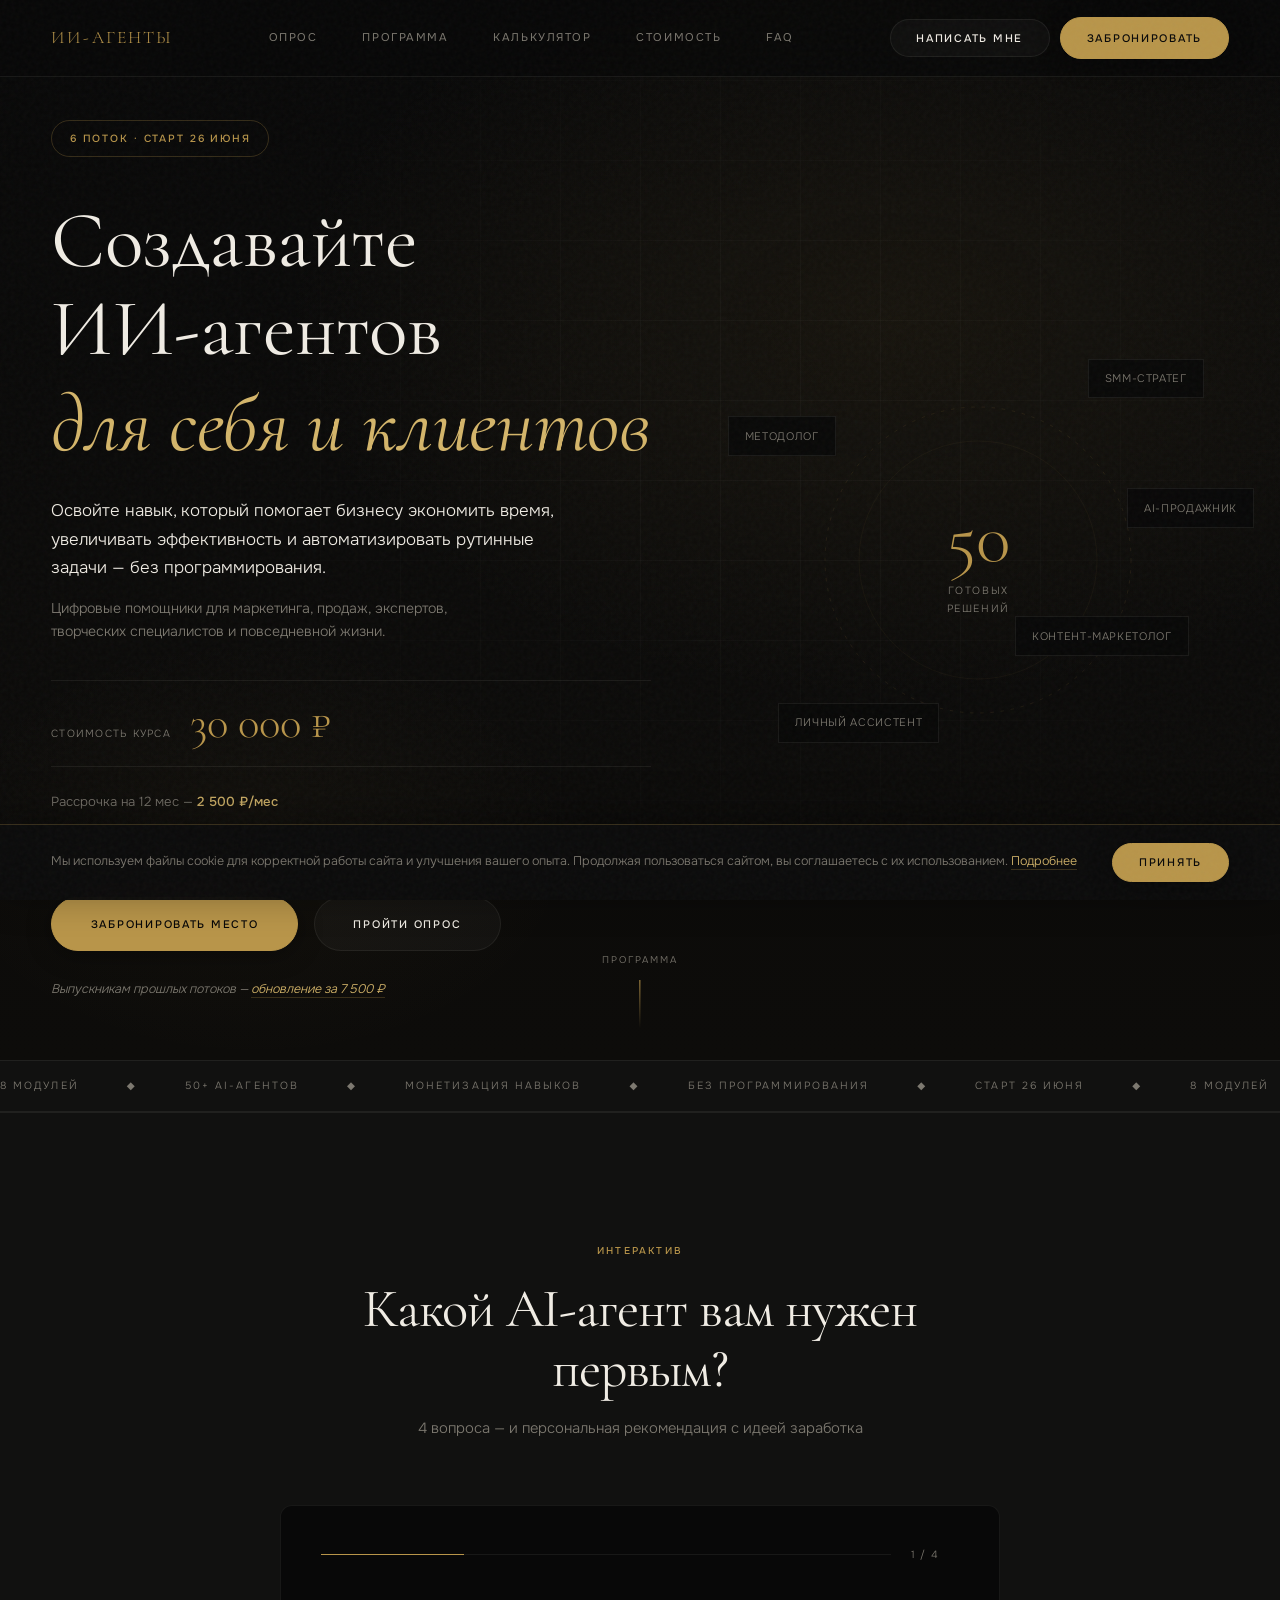
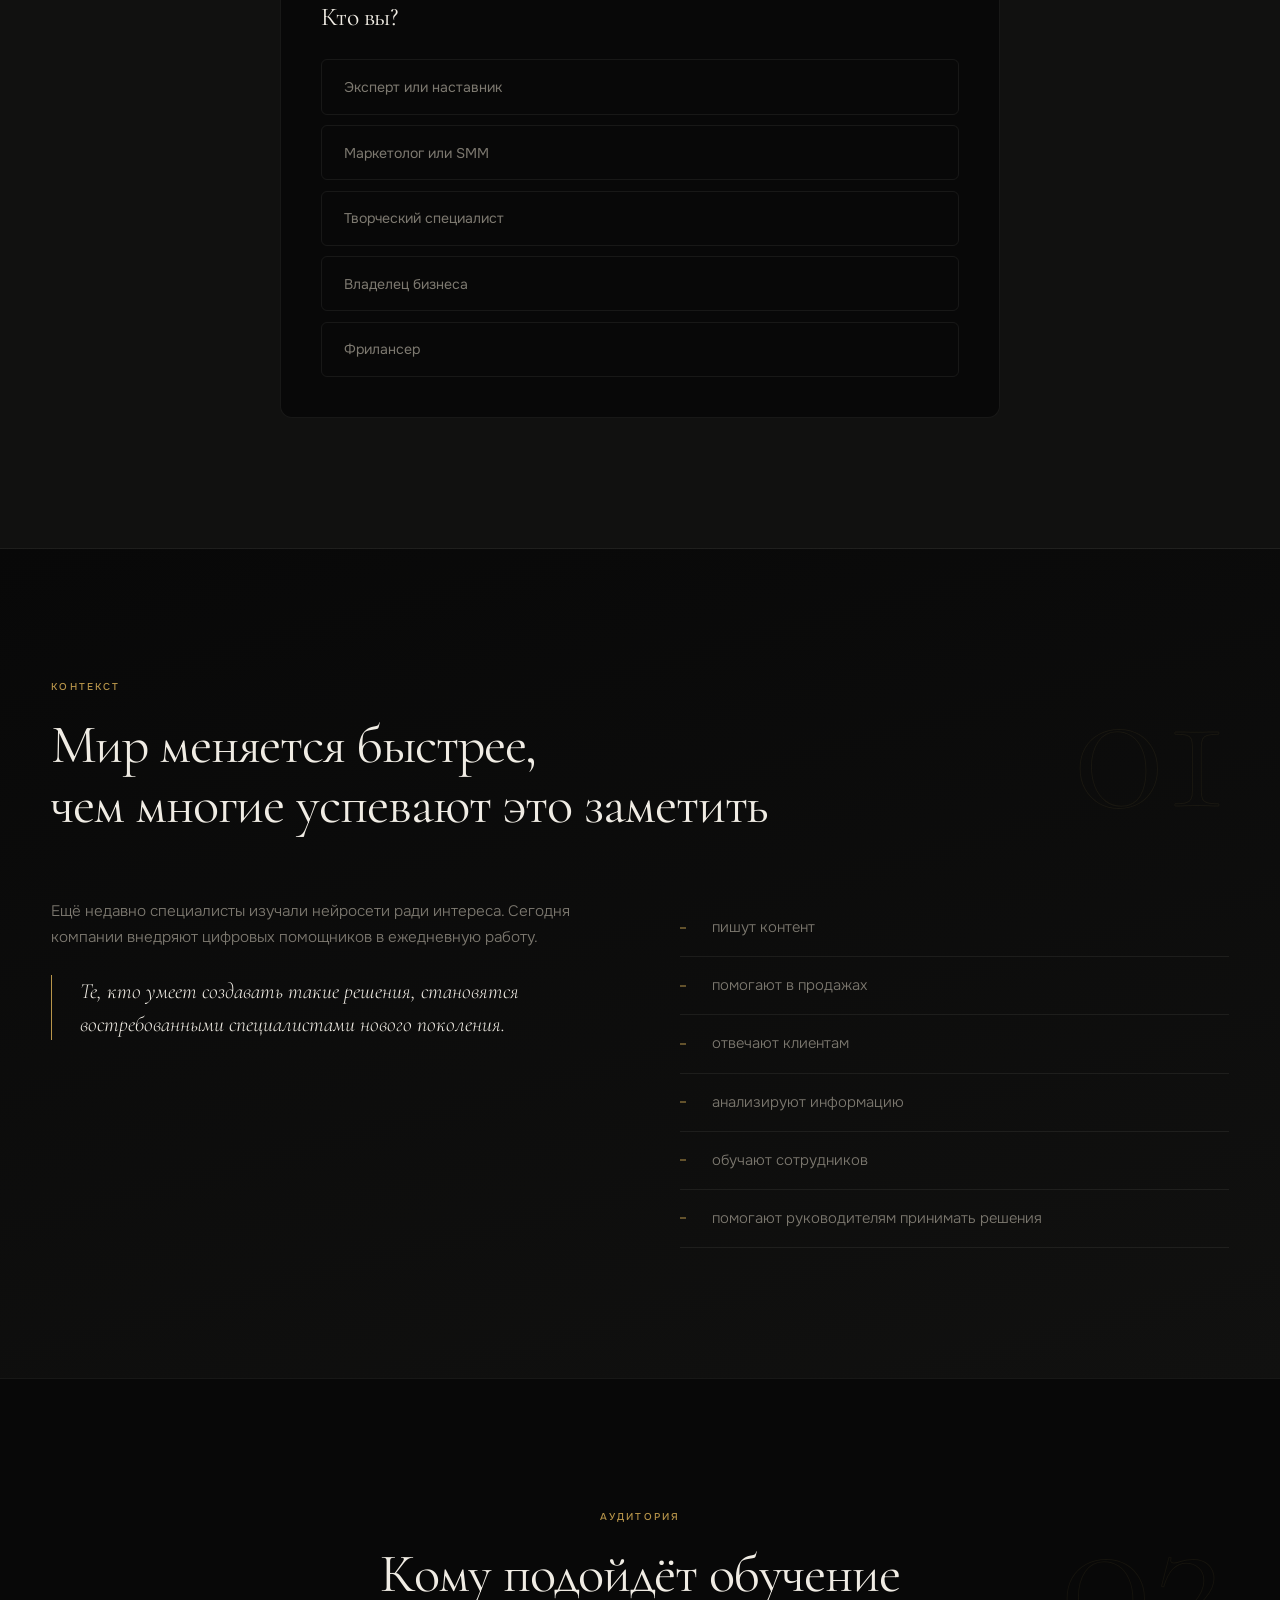
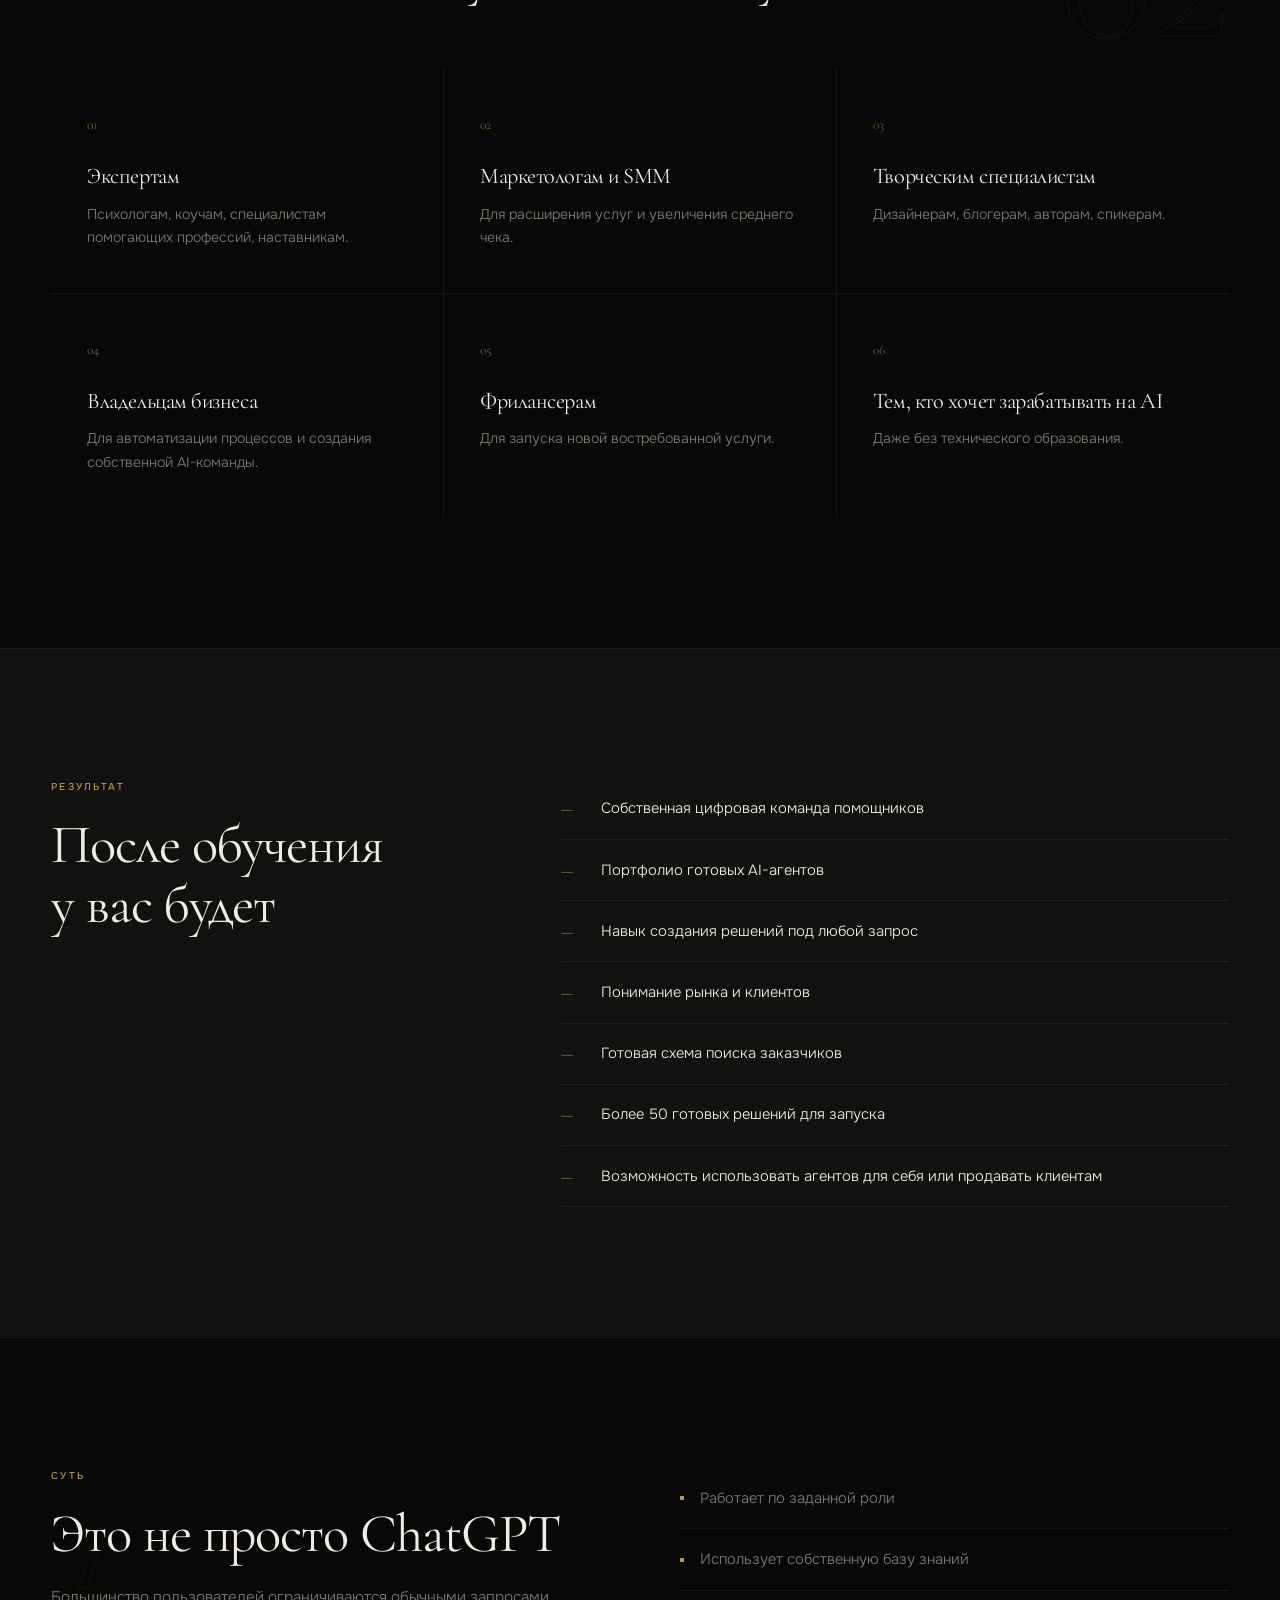
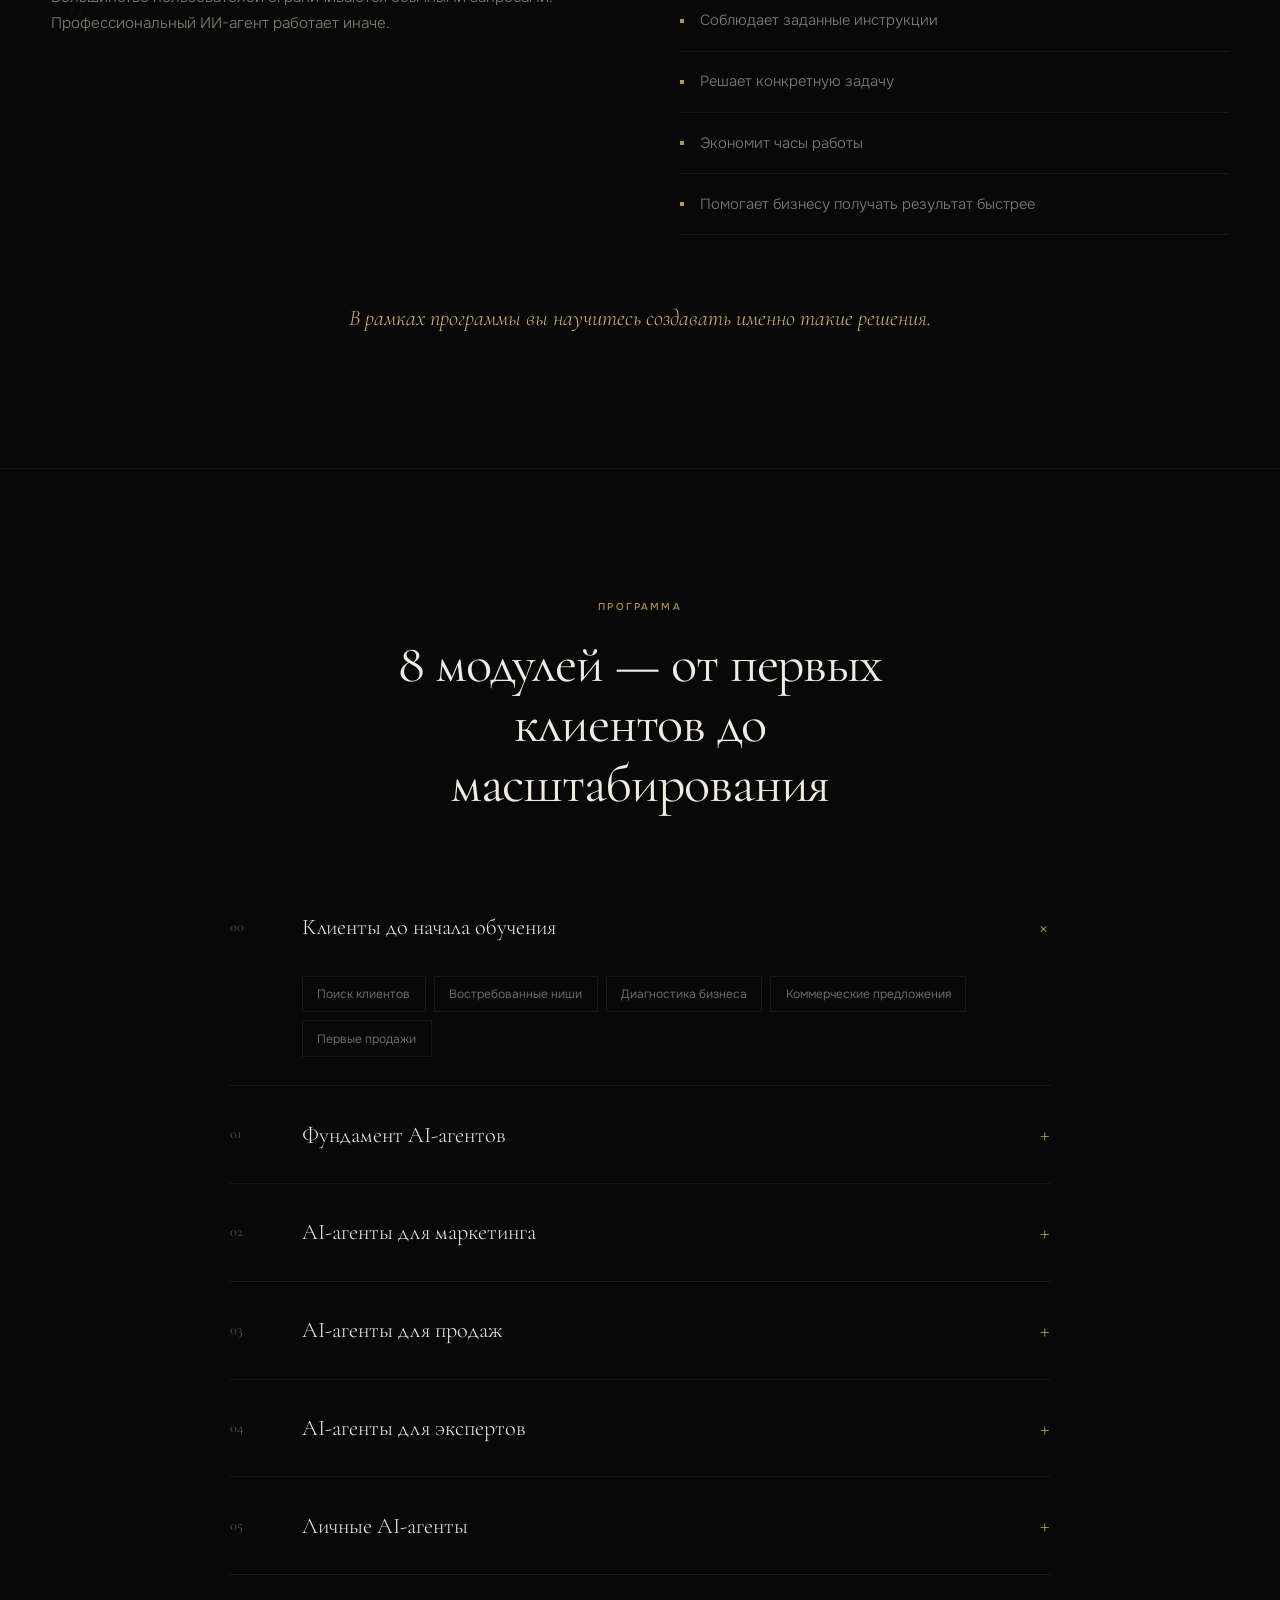
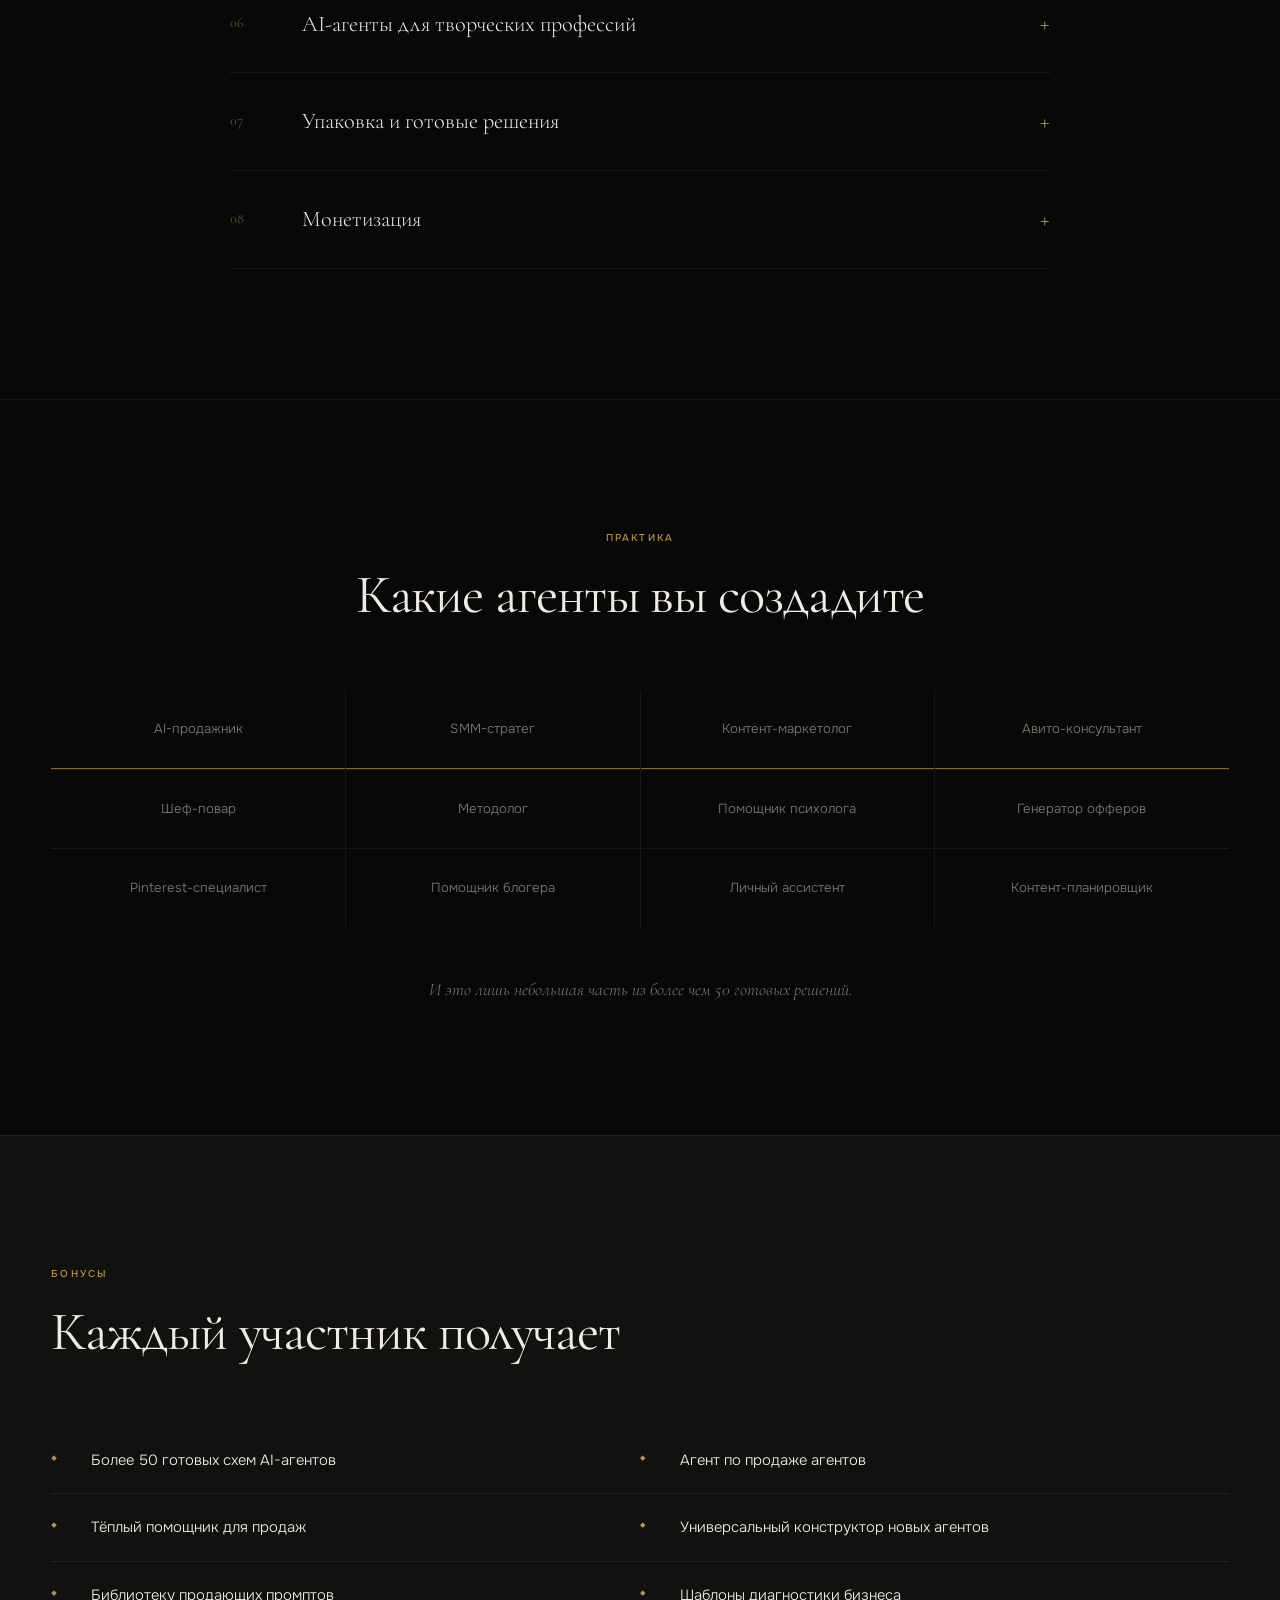
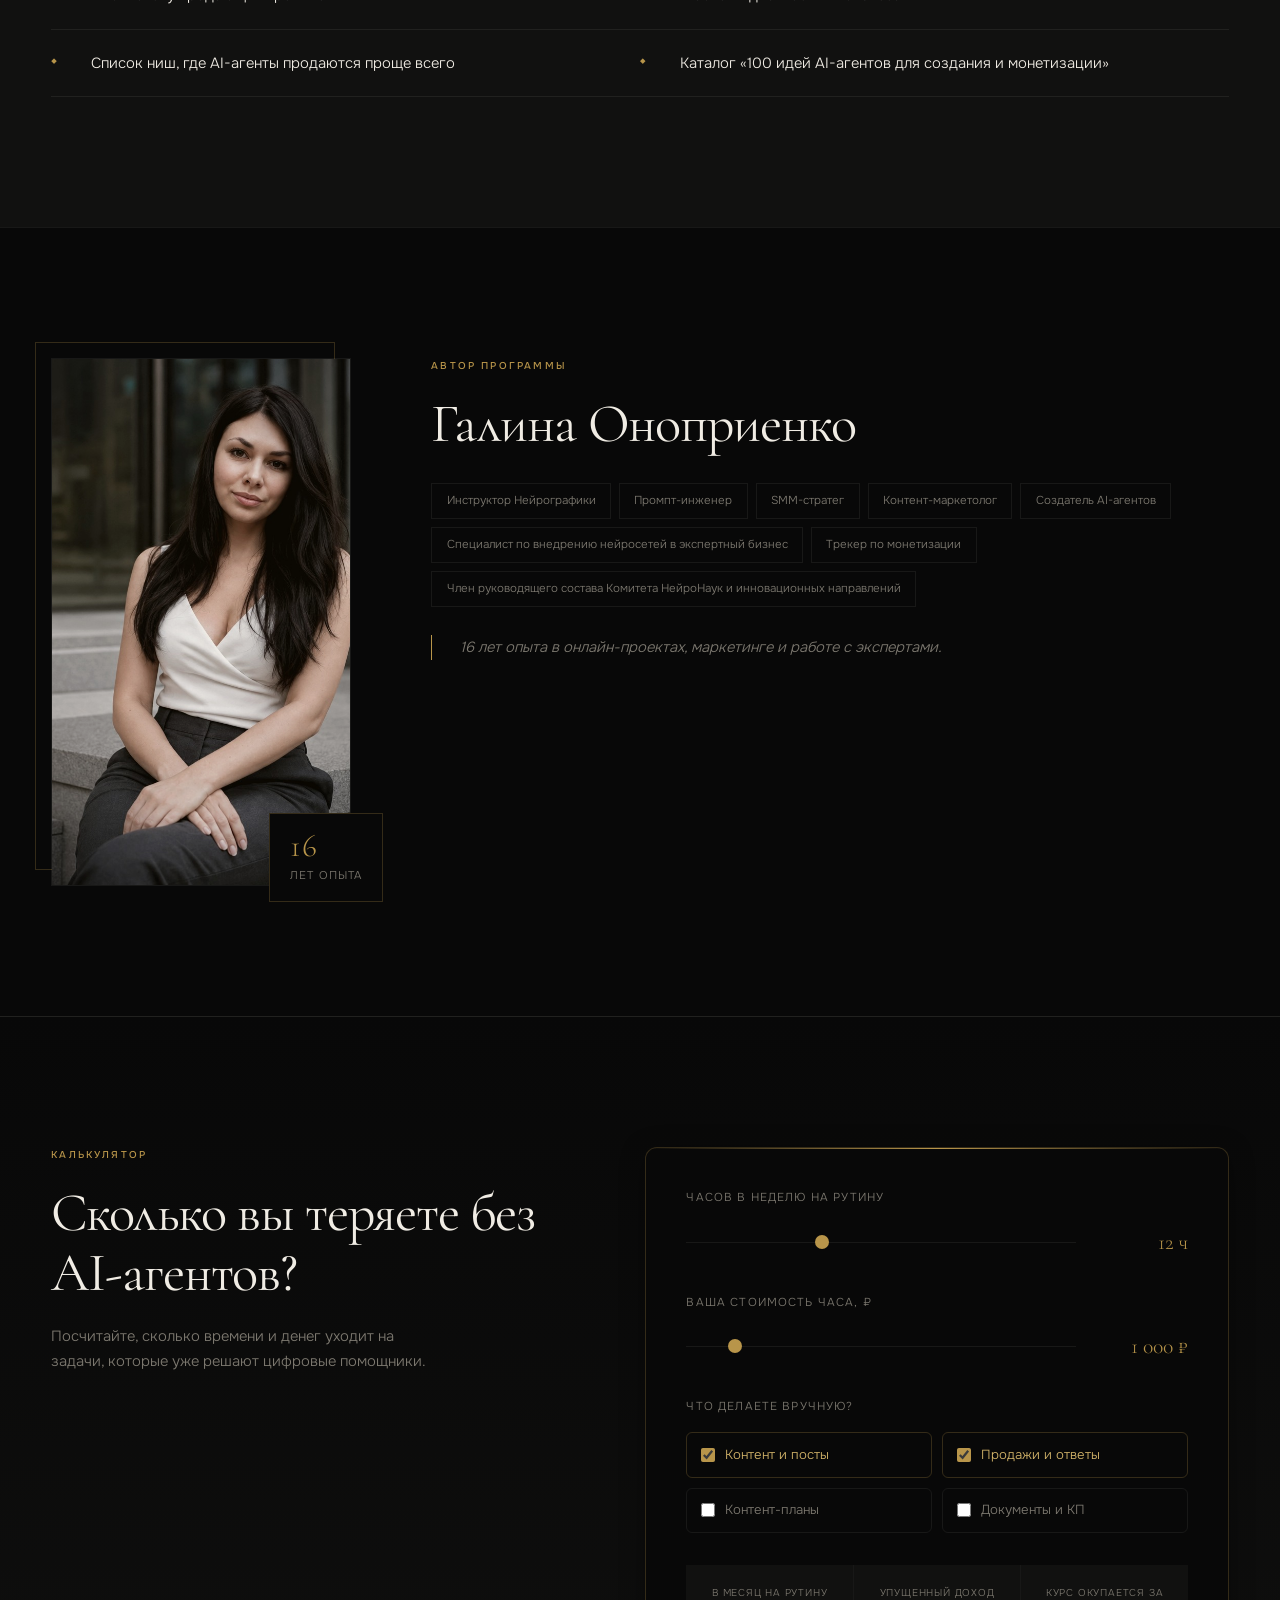
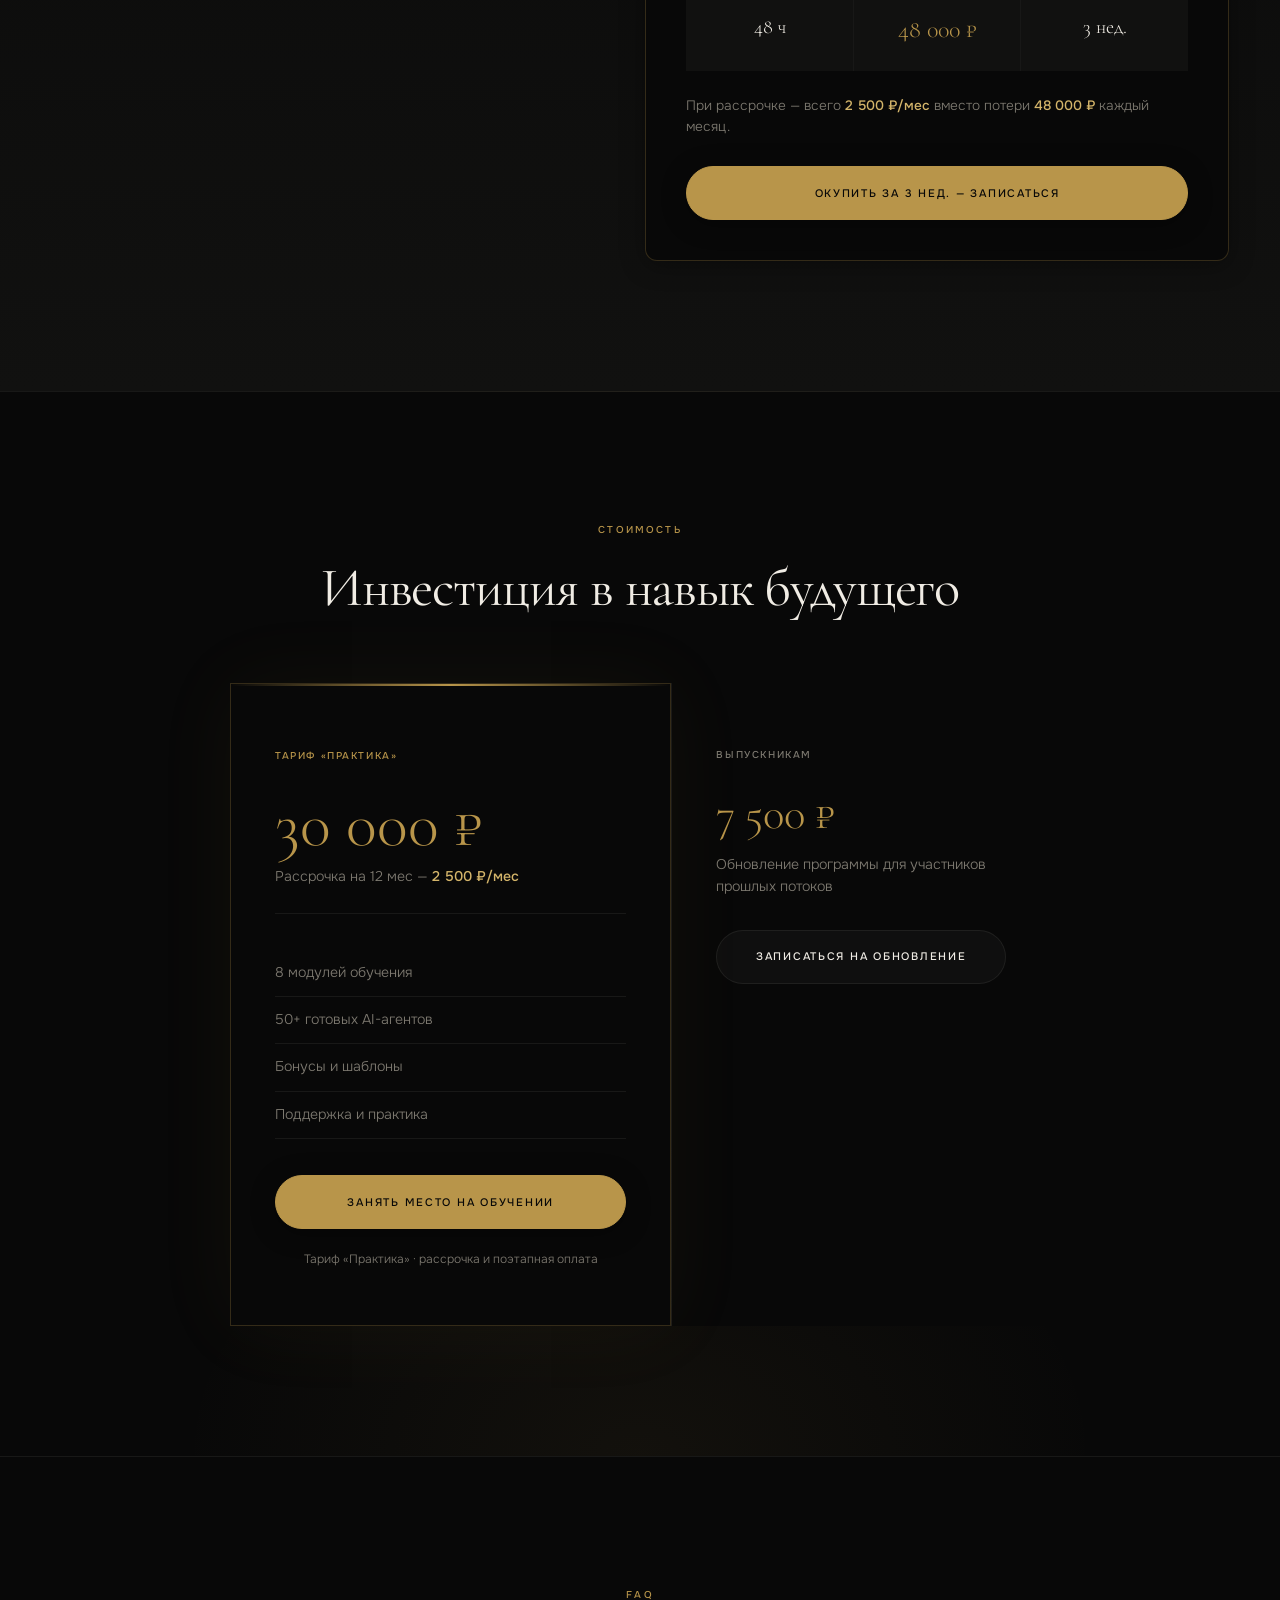
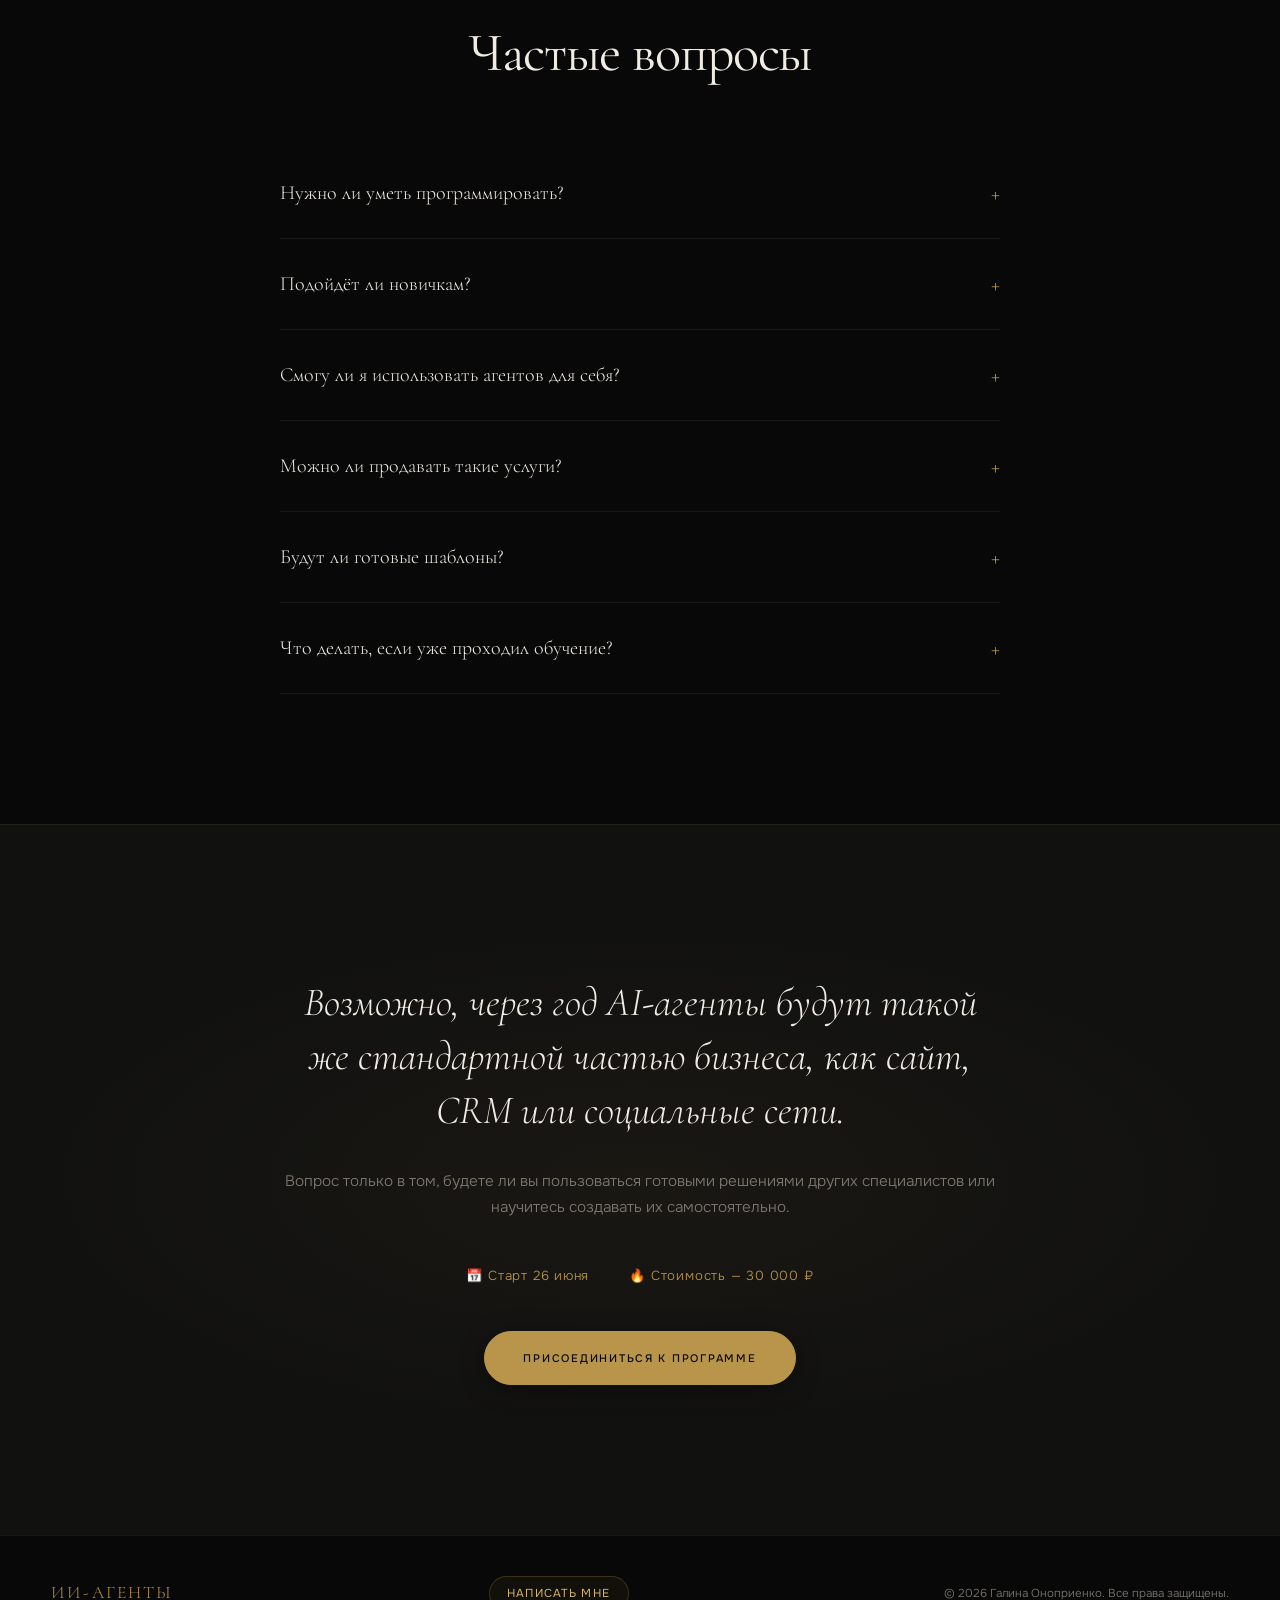
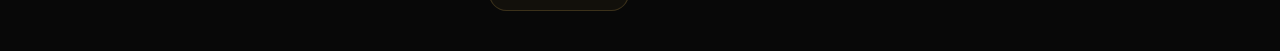
<file: index.html>
<!DOCTYPE html>
<html lang="ru">
<head>
  <meta charset="UTF-8">
  <meta name="viewport" content="width=device-width, initial-scale=1.0">
  <title>Создание ИИ-агентов для бизнеса, экспертов и жизни — 6 поток</title>
  <meta name="description" content="Освойте создание ИИ-агентов без программирования. Более 50 готовых решений, монетизация навыков, старт 26 июня.">
  <link rel="preconnect" href="https://fonts.googleapis.com">
  <link rel="preconnect" href="https://fonts.gstatic.com" crossorigin>
  <link href="https://fonts.googleapis.com/css2?family=Cormorant+Garamond:ital,wght@0,400;0,500;0,600;1,400&family=Onest:wght@300;400;500&display=swap" rel="stylesheet">
  <link rel="stylesheet" href="styles.css">
  <style>
    /* Критические стили — работают даже если styles.css не загрузился */
    .modal { display: none; }
    .modal.is-open { display: flex; }
    .cookie-banner:not(.is-visible) { display: none; }
    button { font-family: inherit; cursor: pointer; }
    a.btn, button.btn { position: relative; z-index: 2; }
    .hero__visual, .agent-chip { pointer-events: none; }
  </style>
</head>
<body>
  <div class="grain" aria-hidden="true"></div>
  <div class="cursor-glow" id="cursorGlow" aria-hidden="true"></div>

  <header class="header">
    <div class="container header__inner">
      <a href="#" class="logo">ИИ-Агенты</a>
      <nav class="nav" id="nav">
        <a href="#quiz">Опрос</a>
        <a href="#program">Программа</a>
        <a href="#calculator">Калькулятор</a>
        <a href="#pricing">Стоимость</a>
        <a href="#faq">FAQ</a>
        <button type="button" class="nav__contact" id="openContactNav">Написать мне</button>
      </nav>
      <div class="header__actions">
        <button type="button" class="btn btn--sm btn--ghost" id="openContact">Написать мне</button>
        <a href="#pricing" class="btn btn--sm">Забронировать</a>
      </div>
      <button type="button" class="burger" id="burger" aria-label="Меню" aria-expanded="false">
        <span></span><span></span>
      </button>
    </div>
  </header>

  <main>
    <!-- Hero -->
    <section class="hero">
      <div class="hero__mesh" aria-hidden="true"></div>
      <div class="hero__grid-lines" aria-hidden="true"></div>
      <div class="container hero__layout">
        <div class="hero__content">
          <div class="hero__badge">6 поток · Старт 26 июня</div>
          <h1 class="hero__title">
            <span class="hero__title-line">Создавайте</span>
            <span class="hero__title-line">ИИ-агентов</span>
            <span class="hero__title-line hero__title-line--accent"><em>для себя и клиентов</em></span>
          </h1>
          <p class="hero__subtitle">
            Освойте навык, который помогает бизнесу экономить время, увеличивать эффективность
            и автоматизировать рутинные задачи — без программирования.
          </p>
          <p class="hero__desc">
            Цифровые помощники для маркетинга, продаж, экспертов, творческих специалистов
            и повседневной жизни.
          </p>
          <div class="hero__price">
            <span class="hero__price-label">Стоимость курса</span>
            <span class="hero__price-value">30 000 ₽</span>
          </div>
          <p class="hero__installment">Рассрочка на 12 мес — <strong>2 500 ₽/мес</strong></p>
          <div class="hero__tags">
            <span>Рассрочка</span>
            <span>Поэтапная оплата</span>
            <span>Поддержка и практика</span>
          </div>
          <div class="hero__actions">
            <a href="https://neirogalina.ru/page245" class="btn btn--magnetic" target="_blank" rel="noopener noreferrer">Забронировать место</a>
            <a href="#quiz" class="btn btn--ghost">Пройти опрос</a>
          </div>
          <p class="hero__alumni">Выпускникам прошлых потоков — <a href="https://neirogalina.ru/page237" target="_blank" rel="noopener noreferrer">обновление за 7 500 ₽</a></p>
        </div>
        <div class="hero__visual" aria-hidden="true">
          <div class="hero__ring">
            <svg viewBox="0 0 400 400" class="hero__ring-svg">
              <circle cx="200" cy="200" r="180" fill="none" stroke="currentColor" stroke-width="0.5" stroke-dasharray="4 8"/>
              <circle cx="200" cy="200" r="140" fill="none" stroke="currentColor" stroke-width="0.5" opacity="0.5"/>
            </svg>
            <div class="hero__ring-center">
              <span class="hero__ring-num" data-count="50">50</span>
              <span class="hero__ring-label">готовых<br>решений</span>
            </div>
          </div>
          <div class="agent-chip agent-chip--1">SMM-стратег</div>
          <div class="agent-chip agent-chip--2">AI-продажник</div>
          <div class="agent-chip agent-chip--3">Контент-маркетолог</div>
          <div class="agent-chip agent-chip--4">Методолог</div>
          <div class="agent-chip agent-chip--5">Личный ассистент</div>
        </div>
      </div>
      <div class="hero__scroll">
        <span>Программа</span>
        <div class="hero__scroll-line"></div>
      </div>
    </section>

    <div class="marquee" aria-hidden="true">
      <div class="marquee__track">
        <span>8 модулей</span><span class="marquee__dot">◆</span>
        <span>50+ AI-агентов</span><span class="marquee__dot">◆</span>
        <span>Монетизация навыков</span><span class="marquee__dot">◆</span>
        <span>Без программирования</span><span class="marquee__dot">◆</span>
        <span>Старт 26 июня</span><span class="marquee__dot">◆</span>
        <span>8 модулей</span><span class="marquee__dot">◆</span>
        <span>50+ AI-агентов</span><span class="marquee__dot">◆</span>
        <span>Монетизация навыков</span><span class="marquee__dot">◆</span>
        <span>Без программирования</span><span class="marquee__dot">◆</span>
        <span>Старт 26 июня</span><span class="marquee__dot">◆</span>
      </div>
    </div>

    <!-- Quiz -->
    <section class="section section--quiz reveal" id="quiz">
      <div class="container container--narrow">
        <div class="section__header section__header--center">
          <span class="section__label">Интерактив</span>
          <h2>Какой AI-агент вам нужен первым?</h2>
          <p class="section__desc">4 вопроса — и персональная рекомендация с идеей заработка</p>
        </div>

        <div class="quiz" id="quizApp">
          <div class="quiz__progress">
            <div class="quiz__progress-bar" id="quizProgress"></div>
            <span class="quiz__progress-text" id="quizProgressText">1 / 4</span>
          </div>

          <div class="quiz__step quiz__step--active" data-step="0">
            <h3 class="quiz__question">Кто вы?</h3>
            <div class="quiz__options">
              <button type="button" class="quiz__option" data-q="role" data-v="expert">Эксперт или наставник</button>
              <button type="button" class="quiz__option" data-q="role" data-v="marketer">Маркетолог или SMM</button>
              <button type="button" class="quiz__option" data-q="role" data-v="creative">Творческий специалист</button>
              <button type="button" class="quiz__option" data-q="role" data-v="business">Владелец бизнеса</button>
              <button type="button" class="quiz__option" data-q="role" data-v="freelancer">Фрилансер</button>
            </div>
          </div>

          <div class="quiz__step" data-step="1">
            <h3 class="quiz__question">Что для вас важнее?</h3>
            <div class="quiz__options">
              <button type="button" class="quiz__option" data-q="goal" data-v="earn">Зарабатывать на новой услуге</button>
              <button type="button" class="quiz__option" data-q="goal" data-v="automate">Автоматизировать свою работу</button>
              <button type="button" class="quiz__option" data-q="goal" data-v="sell">Продавать AI-решения клиентам</button>
              <button type="button" class="quiz__option" data-q="goal" data-v="both">И зарабатывать, и для себя</button>
            </div>
          </div>

          <div class="quiz__step" data-step="2">
            <h3 class="quiz__question">Какие задачи отнимают больше всего времени?</h3>
            <div class="quiz__options">
              <button type="button" class="quiz__option" data-q="task" data-v="content">Контент и SMM</button>
              <button type="button" class="quiz__option" data-q="task" data-v="sales">Продажи и переписка</button>
              <button type="button" class="quiz__option" data-q="task" data-v="expert">Работа с клиентами-экспертами</button>
              <button type="button" class="quiz__option" data-q="task" data-v="ops">Рутина и планирование</button>
            </div>
          </div>

          <div class="quiz__step" data-step="3">
            <h3 class="quiz__question">Сколько часов в неделю готовы уделять?</h3>
            <div class="quiz__options">
              <button type="button" class="quiz__option" data-q="time" data-v="light">2–3 часа</button>
              <button type="button" class="quiz__option" data-q="time" data-v="medium">5–7 часов</button>
              <button type="button" class="quiz__option" data-q="time" data-v="intense">10+ часов</button>
            </div>
          </div>

          <div class="quiz__result" id="quizResult" hidden>
            <span class="quiz__result-label">Ваш результат</span>
            <h3 class="quiz__result-title" id="resultTitle"></h3>
            <div class="quiz__result-agents" id="resultAgents"></div>
            <p class="quiz__result-earn" id="resultEarn"></p>
            <p class="quiz__result-desc" id="resultDesc"></p>
            <ul class="quiz__result-modules" id="resultModules"></ul>
            <div class="quiz__result-actions">
              <a href="https://neirogalina.ru/page245" class="btn btn--magnetic" target="_blank" rel="noopener noreferrer">Записаться на курс</a>
              <button type="button" class="btn btn--ghost" id="quizRestart">Пройти снова</button>
            </div>
          </div>
        </div>
      </div>
    </section>

    <!-- Why now -->
    <section class="section section--why reveal">
      <span class="section__ghost-num" aria-hidden="true">01</span>
      <div class="container">
        <div class="section__header">
          <span class="section__label">Контекст</span>
          <h2>Мир меняется быстрее,<br>чем многие успевают это заметить</h2>
        </div>
        <div class="why__grid">
          <div class="why__text">
            <p>Ещё недавно специалисты изучали нейросети ради интереса. Сегодня компании внедряют цифровых помощников в ежедневную работу.</p>
            <p class="why__highlight">Те, кто умеет создавать такие решения, становятся востребованными специалистами нового поколения.</p>
          </div>
          <ul class="why__list">
            <li>пишут контент</li>
            <li>помогают в продажах</li>
            <li>отвечают клиентам</li>
            <li>анализируют информацию</li>
            <li>обучают сотрудников</li>
            <li>помогают руководителям принимать решения</li>
          </ul>
        </div>
      </div>
    </section>

    <!-- Audience -->
    <section class="section reveal">
      <span class="section__ghost-num" aria-hidden="true">02</span>
      <div class="container">
        <div class="section__header section__header--center">
          <span class="section__label">Аудитория</span>
          <h2>Кому подойдёт обучение</h2>
        </div>
        <div class="cards cards--3">
          <article class="card">
            <span class="card__icon">01</span>
            <h3>Экспертам</h3>
            <p>Психологам, коучам, специалистам помогающих профессий, наставникам.</p>
          </article>
          <article class="card">
            <span class="card__icon">02</span>
            <h3>Маркетологам и SMM</h3>
            <p>Для расширения услуг и увеличения среднего чека.</p>
          </article>
          <article class="card">
            <span class="card__icon">03</span>
            <h3>Творческим специалистам</h3>
            <p>Дизайнерам, блогерам, авторам, спикерам.</p>
          </article>
          <article class="card">
            <span class="card__icon">04</span>
            <h3>Владельцам бизнеса</h3>
            <p>Для автоматизации процессов и создания собственной AI-команды.</p>
          </article>
          <article class="card">
            <span class="card__icon">05</span>
            <h3>Фрилансерам</h3>
            <p>Для запуска новой востребованной услуги.</p>
          </article>
          <article class="card">
            <span class="card__icon">06</span>
            <h3>Тем, кто хочет зарабатывать на AI</h3>
            <p>Даже без технического образования.</p>
          </article>
        </div>
      </div>
    </section>

    <!-- Results -->
    <section class="section section--dark reveal">
      <div class="container">
        <div class="results-block">
          <div class="section__header">
            <span class="section__label">Результат</span>
            <h2>После обучения<br>у вас будет</h2>
          </div>
          <ul class="checklist">
          <li>Собственная цифровая команда помощников</li>
          <li>Портфолио готовых AI-агентов</li>
          <li>Навык создания решений под любой запрос</li>
          <li>Понимание рынка и клиентов</li>
          <li>Готовая схема поиска заказчиков</li>
          <li>Более 50 готовых решений для запуска</li>
          <li>Возможность использовать агентов для себя или продавать клиентам</li>
          </ul>
        </div>
      </div>
    </section>

    <!-- What is agent -->
    <section class="section section--agent reveal">
      <div class="container">
        <div class="agent-block">
          <div class="agent-block__deco" aria-hidden="true">≠</div>
          <div class="agent-block__content">
            <span class="section__label">Суть</span>
            <h2>Это не просто ChatGPT</h2>
            <p>Большинство пользователей ограничиваются обычными запросами. Профессиональный ИИ-агент работает иначе.</p>
          </div>
          <ul class="agent-features">
            <li>Работает по заданной роли</li>
            <li>Использует собственную базу знаний</li>
            <li>Соблюдает заданные инструкции</li>
            <li>Решает конкретную задачу</li>
            <li>Экономит часы работы</li>
            <li>Помогает бизнесу получать результат быстрее</li>
          </ul>
        </div>
        <p class="agent-note">В рамках программы вы научитесь создавать именно такие решения.</p>
      </div>
    </section>

    <!-- Program -->
    <section class="section section--program" id="program">
      <div class="container">
        <div class="section__header section__header--center">
          <span class="section__label">Программа</span>
          <h2>8 модулей — от первых клиентов до масштабирования</h2>
        </div>
        <div class="modules">
          <details class="module" open>
            <summary>
              <span class="module__num">00</span>
              <span class="module__title">Клиенты до начала обучения</span>
            </summary>
            <ul class="module__topics">
              <li>Поиск клиентов</li>
              <li>Востребованные ниши</li>
              <li>Диагностика бизнеса</li>
              <li>Коммерческие предложения</li>
              <li>Первые продажи</li>
            </ul>
          </details>
          <details class="module">
            <summary>
              <span class="module__num">01</span>
              <span class="module__title">Фундамент AI-агентов</span>
            </summary>
            <ul class="module__topics">
              <li>Архитектура агентов</li>
              <li>Системные инструкции</li>
              <li>Базы знаний</li>
              <li>Работа с документами</li>
              <li>Создание первого агента</li>
            </ul>
          </details>
          <details class="module">
            <summary>
              <span class="module__num">02</span>
              <span class="module__title">AI-агенты для маркетинга</span>
            </summary>
            <ul class="module__topics">
              <li>SMM-стратег</li>
              <li>Контент-маркетолог</li>
              <li>Копирайтер</li>
              <li>Pinterest-специалист</li>
              <li>Сценарист Reels</li>
              <li>Контент-планировщик</li>
              <li>Аналитик контента</li>
            </ul>
          </details>
          <details class="module">
            <summary>
              <span class="module__num">03</span>
              <span class="module__title">AI-агенты для продаж</span>
            </summary>
            <ul class="module__topics">
              <li>Менеджер по продажам</li>
              <li>Генератор офферов</li>
              <li>Диагност клиентских запросов</li>
              <li>Специалист по прогревам</li>
              <li>Обработчик возражений</li>
              <li>Консультант по продуктам</li>
            </ul>
          </details>
          <details class="module">
            <summary>
              <span class="module__num">04</span>
              <span class="module__title">AI-агенты для экспертов</span>
            </summary>
            <ul class="module__topics">
              <li>Помощник психолога</li>
              <li>Помощник коуча</li>
              <li>Помощник нейрографа</li>
              <li>Методолог обучения</li>
              <li>Создатель уроков</li>
              <li>Помощник онлайн-школы</li>
            </ul>
          </details>
          <details class="module">
            <summary>
              <span class="module__num">05</span>
              <span class="module__title">Личные AI-агенты</span>
            </summary>
            <ul class="module__topics">
              <li>Шеф-повар</li>
              <li>Помощник по продажам на Авито</li>
              <li>Планировщик дня</li>
              <li>Помощник по покупкам</li>
              <li>Консультант по путешествиям</li>
              <li>Помощник по бюджету</li>
              <li>Карьерный консультант</li>
              <li>Семейный помощник</li>
            </ul>
          </details>
          <details class="module">
            <summary>
              <span class="module__num">06</span>
              <span class="module__title">AI-агенты для творческих профессий</span>
            </summary>
            <ul class="module__topics">
              <li>Помощник блогера</li>
              <li>Помощник дизайнера</li>
              <li>Контент-редактор</li>
              <li>Генератор идей</li>
              <li>Креативный директор</li>
              <li>Помощник автора</li>
            </ul>
          </details>
          <details class="module">
            <summary>
              <span class="module__num">07</span>
              <span class="module__title">Упаковка и готовые решения</span>
            </summary>
            <ul class="module__topics">
              <li>Создание продукта</li>
              <li>Передача клиенту</li>
              <li>Настройка под нишу</li>
              <li>Портфолио</li>
              <li>Презентация услуг</li>
            </ul>
          </details>
          <details class="module">
            <summary>
              <span class="module__num">08</span>
              <span class="module__title">Монетизация</span>
            </summary>
            <ul class="module__topics">
              <li>Ценообразование</li>
              <li>Продажа услуг</li>
              <li>Повторные продажи</li>
              <li>Пакетные предложения</li>
              <li>Масштабирование</li>
            </ul>
          </details>
        </div>
      </div>
    </section>

    <!-- Agents grid -->
    <section class="section">
      <div class="container">
        <div class="section__header section__header--center">
          <span class="section__label">Практика</span>
          <h2>Какие агенты вы создадите</h2>
        </div>
        <div class="agents-grid">
          <span data-agent>AI-продажник</span>
          <span data-agent>SMM-стратег</span>
          <span data-agent>Контент-маркетолог</span>
          <span data-agent>Авито-консультант</span>
          <span data-agent>Шеф-повар</span>
          <span data-agent>Методолог</span>
          <span data-agent>Помощник психолога</span>
          <span data-agent>Генератор офферов</span>
          <span data-agent>Pinterest-специалист</span>
          <span data-agent>Помощник блогера</span>
          <span data-agent>Личный ассистент</span>
          <span data-agent>Контент-планировщик</span>
        </div>
        <p class="agents-note">И это лишь небольшая часть из более чем 50 готовых решений.</p>
      </div>
    </section>

    <!-- Bonuses -->
    <section class="section section--dark">
      <div class="container">
        <div class="section__header">
          <span class="section__label">Бонусы</span>
          <h2>Каждый участник получает</h2>
        </div>
        <ul class="bonuses">
          <li>Более 50 готовых схем AI-агентов</li>
          <li>Агент по продаже агентов</li>
          <li>Тёплый помощник для продаж</li>
          <li>Универсальный конструктор новых агентов</li>
          <li>Библиотеку продающих промптов</li>
          <li>Шаблоны диагностики бизнеса</li>
          <li>Список ниш, где AI-агенты продаются проще всего</li>
          <li>Каталог «100 идей AI-агентов для создания и монетизации»</li>
        </ul>
      </div>
    </section>

    <!-- Author -->
    <section class="section section--author reveal">
      <div class="container">
        <div class="author">
          <div class="author__photo">
            <div class="author__frame" aria-hidden="true"></div>
            <img
              src="./images/author.jpg"
              alt="Галина Оноприенко — автор программы по созданию ИИ-агентов"
              class="author__img"
              width="396"
              height="528"
              loading="eager"
              decoding="async"
              fetchpriority="high"
            >
            <p class="author__years"><span>16</span> лет опыта</p>
          </div>
          <div class="author__info">
            <span class="section__label">Автор программы</span>
            <h2>Галина Оноприенко</h2>
            <ul class="author__roles">
              <li>Инструктор Нейрографики</li>
              <li>Промпт-инженер</li>
              <li>SMM-стратег</li>
              <li>Контент-маркетолог</li>
              <li>Создатель AI-агентов</li>
              <li>Специалист по внедрению нейросетей в экспертный бизнес</li>
              <li>Трекер по монетизации</li>
              <li>Член руководящего состава Комитета НейроНаук и инновационных направлений</li>
            </ul>
            <p class="author__exp">16 лет опыта в онлайн-проектах, маркетинге и работе с экспертами.</p>
          </div>
        </div>
      </div>
    </section>

    <!-- Calculator -->
    <section class="section section--calculator reveal" id="calculator">
      <div class="container">
        <div class="calc-layout">
          <div class="calc-intro">
            <span class="section__label">Калькулятор</span>
            <h2>Сколько вы теряете без AI-агентов?</h2>
            <p>Посчитайте, сколько времени и денег уходит на задачи, которые уже решают цифровые помощники.</p>
          </div>

          <div class="calc-panel" id="calcApp">
            <div class="calc-field">
              <label for="calcHours">Часов в неделю на рутину</label>
              <div class="calc-slider-wrap">
                <input type="range" id="calcHours" min="2" max="40" value="15" step="1">
                <output id="calcHoursOut" class="calc-output">15 ч</output>
              </div>
            </div>

            <div class="calc-field">
              <label for="calcRate">Ваша стоимость часа, ₽</label>
              <div class="calc-slider-wrap">
                <input type="range" id="calcRate" min="500" max="5000" value="1000" step="100">
                <output id="calcRateOut" class="calc-output">1 000 ₽</output>
              </div>
            </div>

            <div class="calc-tasks">
              <span class="calc-tasks__label">Что делаете вручную?</span>
              <div class="calc-tasks__grid">
                <label class="calc-task"><input type="checkbox" value="content" checked> Контент и посты</label>
                <label class="calc-task"><input type="checkbox" value="sales" checked> Продажи и ответы</label>
                <label class="calc-task"><input type="checkbox" value="plans"> Контент-планы</label>
                <label class="calc-task"><input type="checkbox" value="docs"> Документы и КП</label>
              </div>
            </div>

            <div class="calc-results">
              <div class="calc-result">
                <span class="calc-result__label">В месяц на рутину</span>
                <span class="calc-result__value" id="calcMonthlyHours">60 ч</span>
              </div>
              <div class="calc-result calc-result--accent">
                <span class="calc-result__label">Упущенный доход</span>
                <span class="calc-result__value" id="calcLost">60 000 ₽</span>
              </div>
              <div class="calc-result">
                <span class="calc-result__label">Курс окупается за</span>
                <span class="calc-result__value" id="calcPayback">2 нед.</span>
              </div>
            </div>

            <p class="calc-note" id="calcNote">
              При рассрочке — всего <strong>2 500 ₽/мес</strong> вместо потери <strong id="calcLostShort">60 000 ₽</strong> каждый месяц.
            </p>

            <a href="https://neirogalina.ru/page245" class="btn btn--full btn--magnetic" target="_blank" rel="noopener noreferrer">Окупить за 2 недели — записаться</a>
          </div>
        </div>
      </div>
    </section>

    <!-- Pricing -->
    <section class="section section--pricing" id="pricing">
      <div class="container">
        <div class="section__header section__header--center">
          <span class="section__label">Стоимость</span>
          <h2>Инвестиция в навык будущего</h2>
        </div>
        <div class="pricing">
          <div class="pricing__card pricing__card--main">
            <div class="pricing__badge">Тариф «Практика»</div>
            <div class="pricing__amount">30 000 ₽</div>
            <p class="pricing__installment">Рассрочка на 12 мес — <strong>2 500 ₽/мес</strong></p>
            <ul class="pricing__features">
              <li>8 модулей обучения</li>
              <li>50+ готовых AI-агентов</li>
              <li>Бонусы и шаблоны</li>
              <li>Поддержка и практика</li>
            </ul>
            <a href="https://neirogalina.ru/page245" class="btn btn--full btn--magnetic" target="_blank" rel="noopener noreferrer">Занять место на обучении</a>
            <p class="pricing__note">Тариф «Практика» · рассрочка и поэтапная оплата</p>
          </div>
          <div class="pricing__card pricing__card--alumni">
            <div class="pricing__badge pricing__badge--muted">Выпускникам</div>
            <div class="pricing__amount pricing__amount--sm">7 500 ₽</div>
            <p>Обновление программы для участников прошлых потоков</p>
            <a href="https://neirogalina.ru/page237" class="btn btn--full btn--ghost" target="_blank" rel="noopener noreferrer">Записаться на обновление</a>
          </div>
        </div>
      </div>
    </section>

    <!-- FAQ -->
    <section class="section" id="faq">
      <div class="container container--narrow">
        <div class="section__header section__header--center">
          <span class="section__label">FAQ</span>
          <h2>Частые вопросы</h2>
        </div>
        <div class="faq">
          <details class="faq__item">
            <summary>Нужно ли уметь программировать?</summary>
            <p>Нет. Программа построена так, чтобы освоить создание агентов без технического образования.</p>
          </details>
          <details class="faq__item">
            <summary>Подойдёт ли новичкам?</summary>
            <p>Да. Обучение начинается с основ и ведёт вас шаг за шагом к готовым решениям.</p>
          </details>
          <details class="faq__item">
            <summary>Смогу ли я использовать агентов для себя?</summary>
            <p>Да. Вы создадите личных помощников и цифровую команду для собственных задач.</p>
          </details>
          <details class="faq__item">
            <summary>Можно ли продавать такие услуги?</summary>
            <p>Да. Отдельный модуль посвящён монетизации, ценообразованию и масштабированию.</p>
          </details>
          <details class="faq__item">
            <summary>Будут ли готовые шаблоны?</summary>
            <p>Да, более 50 готовых схем и решений для быстрого запуска.</p>
          </details>
          <details class="faq__item">
            <summary>Что делать, если уже проходил обучение?</summary>
            <p>Для выпускников действует специальная стоимость — 7 500 рублей за обновление программы.</p>
          </details>
        </div>
      </div>
    </section>

    <!-- Final CTA -->
    <section class="section section--final reveal">
      <div class="final__mesh" aria-hidden="true"></div>
      <div class="container container--narrow">
        <blockquote class="final-quote">
          Возможно, через год AI-агенты будут такой же стандартной частью бизнеса, как сайт, CRM или социальные сети.
        </blockquote>
        <p class="final-text">
          Вопрос только в том, будете ли вы пользоваться готовыми решениями других специалистов
          или научитесь создавать их самостоятельно.
        </p>
        <div class="final-meta">
          <span>📅 Старт 26 июня</span>
          <span>🔥 Стоимость — 30 000 ₽</span>
        </div>
        <a href="https://neirogalina.ru/page245" class="btn btn--magnetic" target="_blank" rel="noopener noreferrer">Присоединиться к программе</a>
      </div>
    </section>
  </main>

  <footer class="footer">
    <div class="container footer__inner">
      <span class="logo">ИИ-Агенты</span>
      <button type="button" class="footer__contact" id="openContactFooter">Написать мне</button>
      <p>© 2026 Галина Оноприенко. Все права защищены.</p>
    </div>
  </footer>

  <!-- Contact modal -->
  <div class="modal" id="contactModal" aria-hidden="true" hidden>
    <div class="modal__overlay" data-close-modal></div>
    <div class="modal__dialog" role="dialog" aria-labelledby="modalTitle" aria-modal="true">
      <button type="button" class="modal__close" id="closeContact" aria-label="Закрыть">×</button>

      <div class="modal__content" id="contactFormWrap">
        <span class="section__label">Связаться</span>
        <h2 class="modal__title" id="modalTitle">Написать мне</h2>
        <p class="modal__desc">Оставьте контакты — отвечу на вопросы о программе и помогу выбрать тариф.</p>

        <form class="contact-form" id="contactForm" novalidate>
          <div class="contact-form__field">
            <label for="contactName">Имя</label>
            <input type="text" id="contactName" name="name" placeholder="Как к вам обращаться" required autocomplete="name">
            <span class="contact-form__error" data-error="name"></span>
          </div>

          <div class="contact-form__field">
            <label for="contactEmail">Электронная почта</label>
            <input type="email" id="contactEmail" name="email" placeholder="example@mail.ru" required autocomplete="email">
            <span class="contact-form__error" data-error="email"></span>
          </div>

          <div class="contact-form__field">
            <label for="contactPhone">Номер телефона</label>
            <input type="tel" id="contactPhone" name="phone" placeholder="+7 (999) 000-00-00" required autocomplete="tel">
            <span class="contact-form__error" data-error="phone"></span>
          </div>

          <label class="contact-form__consent">
            <input type="checkbox" id="contactConsent" name="consent" required>
            <span>Даю согласие на <a href="https://neirogalina.ru/" target="_blank" rel="noopener noreferrer">обработку моих персональных данных</a></span>
          </label>
          <span class="contact-form__error" data-error="consent"></span>

          <button type="submit" class="btn btn--full btn--magnetic" id="contactSubmit">Отправить</button>
        </form>
      </div>

      <div class="modal__success" id="contactSuccess" hidden>
        <span class="modal__success-icon">✓</span>
        <h2 class="modal__title">Спасибо!</h2>
        <p class="modal__desc">Ваша заявка отправлена. Свяжусь с вами в ближайшее время.</p>
        <button type="button" class="btn btn--full" data-close-modal>Закрыть</button>
      </div>
    </div>
  </div>

  <!-- Cookie notice -->
  <div class="cookie-banner" id="cookieBanner" role="dialog" aria-label="Уведомление о cookies" aria-hidden="true">
    <div class="cookie-banner__inner">
      <p class="cookie-banner__text">
        Мы используем файлы cookie для корректной работы сайта и улучшения вашего опыта.
        Продолжая пользоваться сайтом, вы соглашаетесь с их использованием.
        <a href="https://neirogalina.ru/" target="_blank" rel="noopener noreferrer">Подробнее</a>
      </p>
      <button type="button" class="btn btn--sm cookie-banner__btn" id="cookieAccept">Принять</button>
    </div>
  </div>

  <script src="script.js"></script>
</body>
</html>
</file>
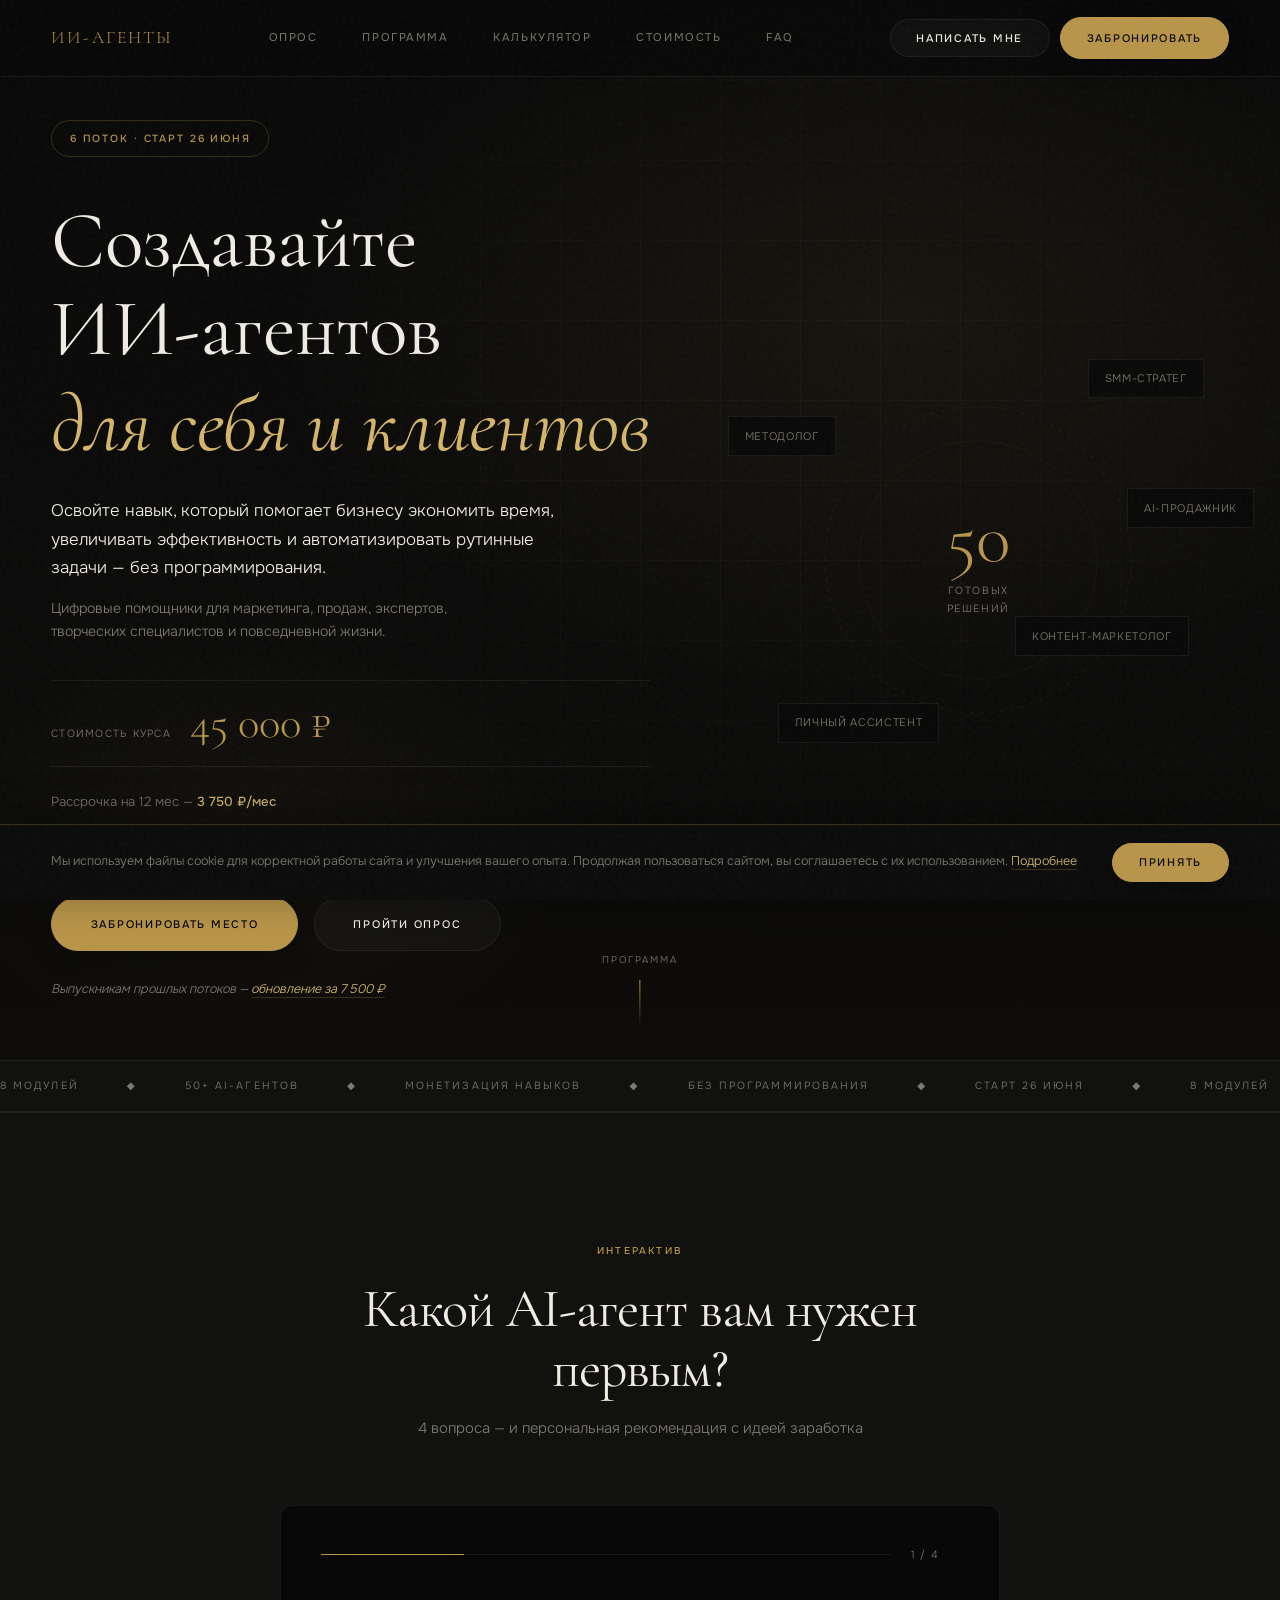
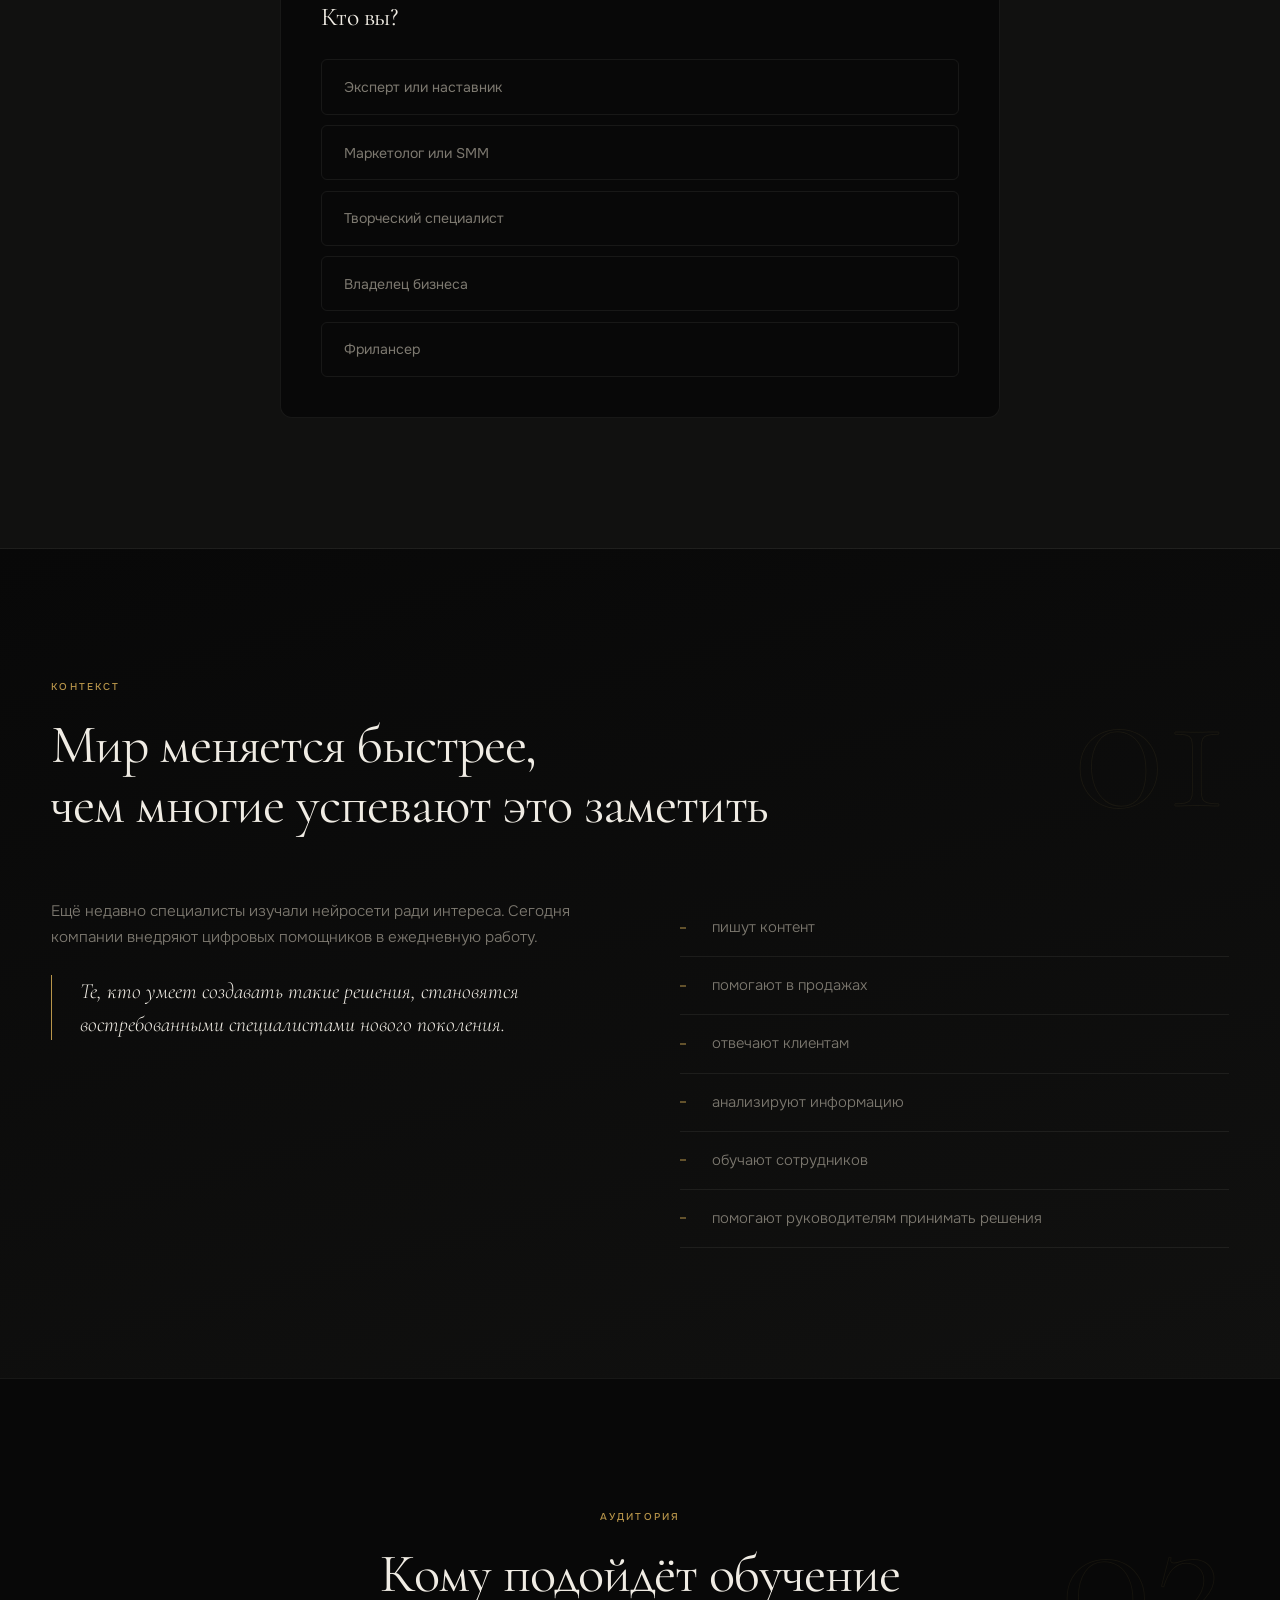
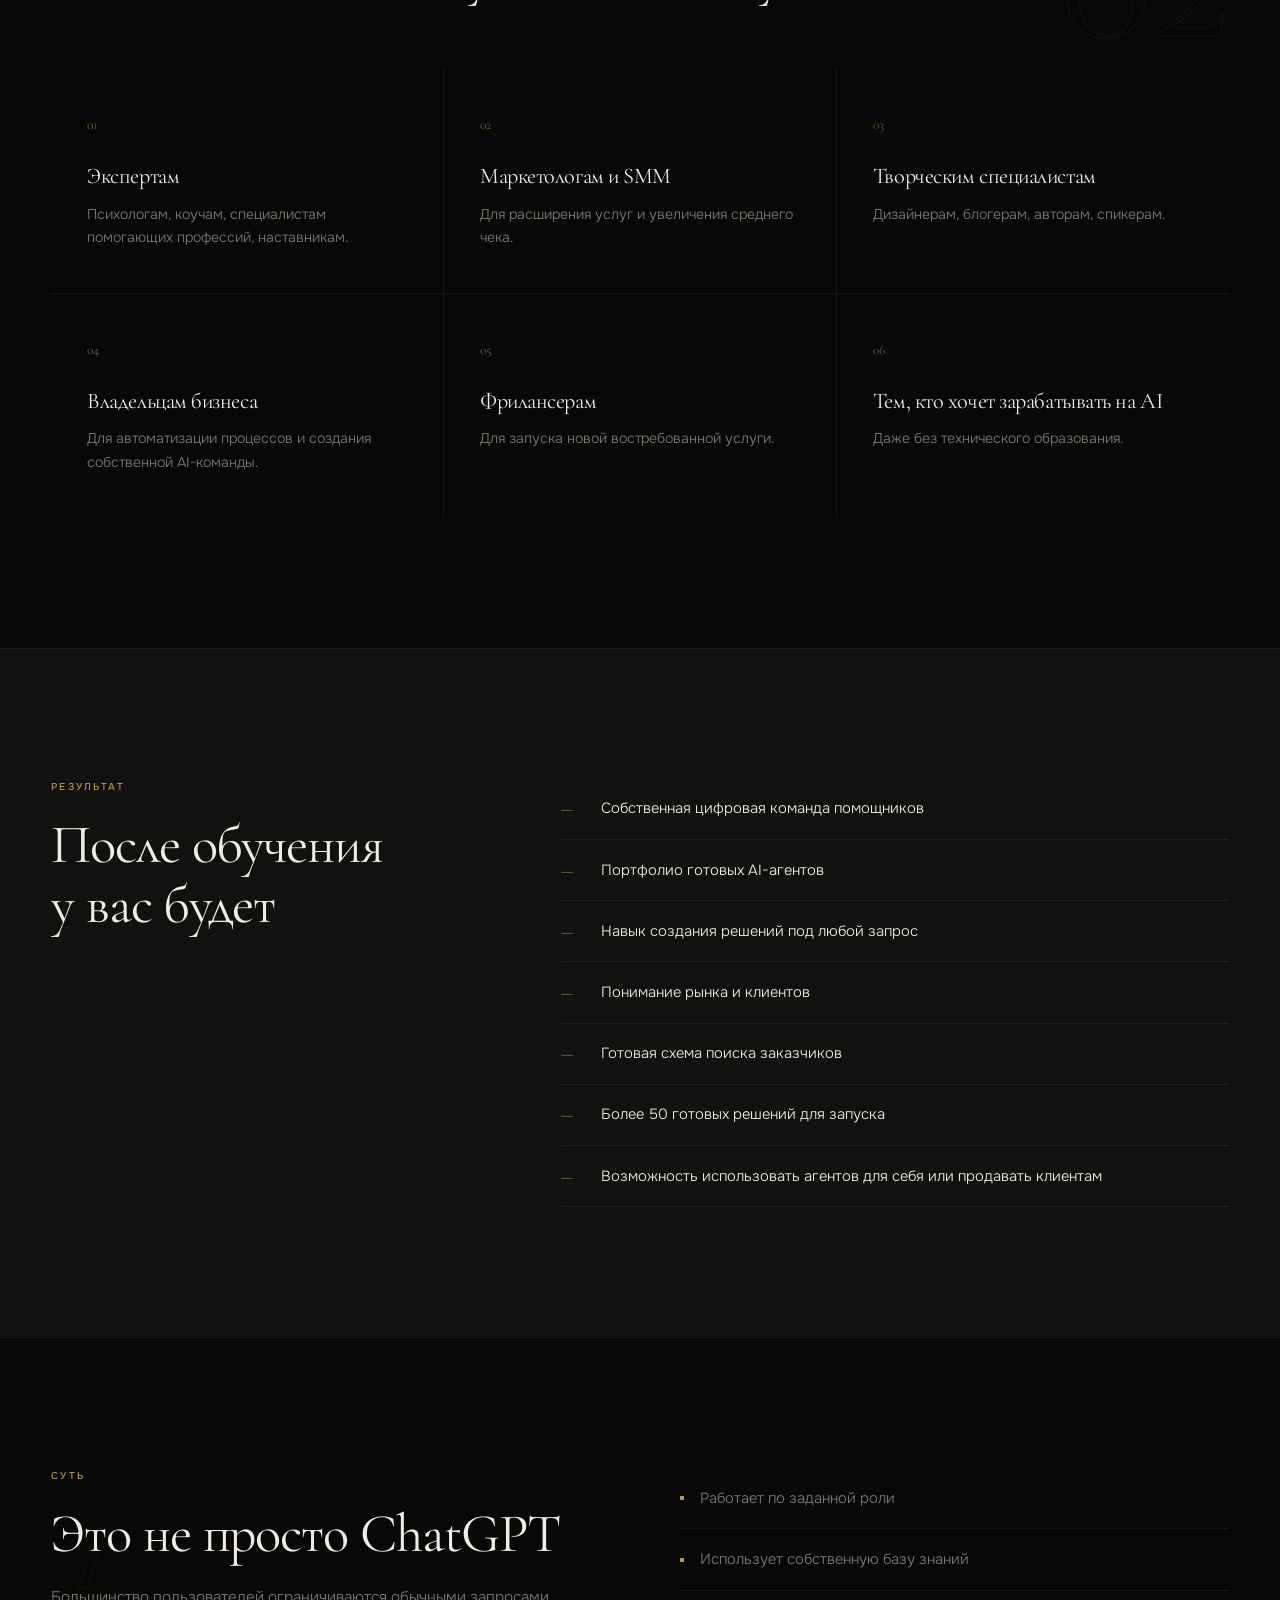
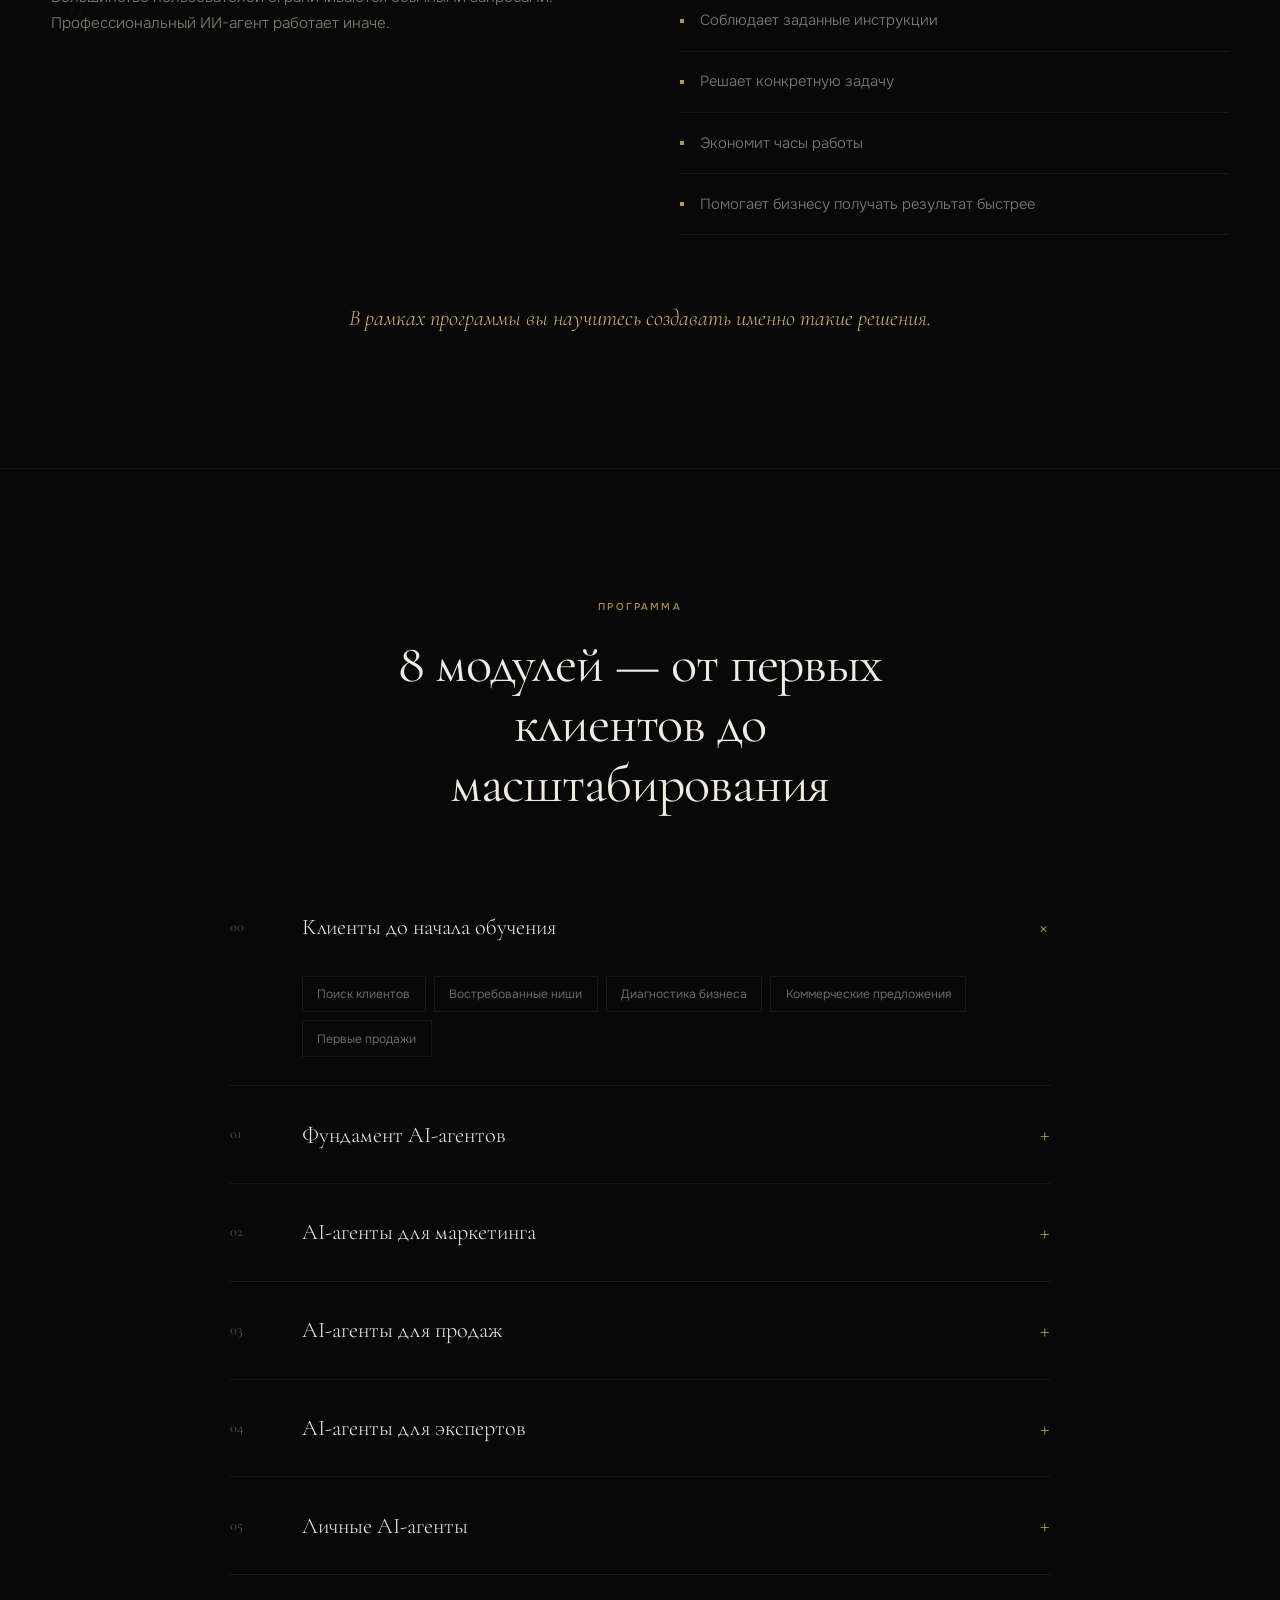
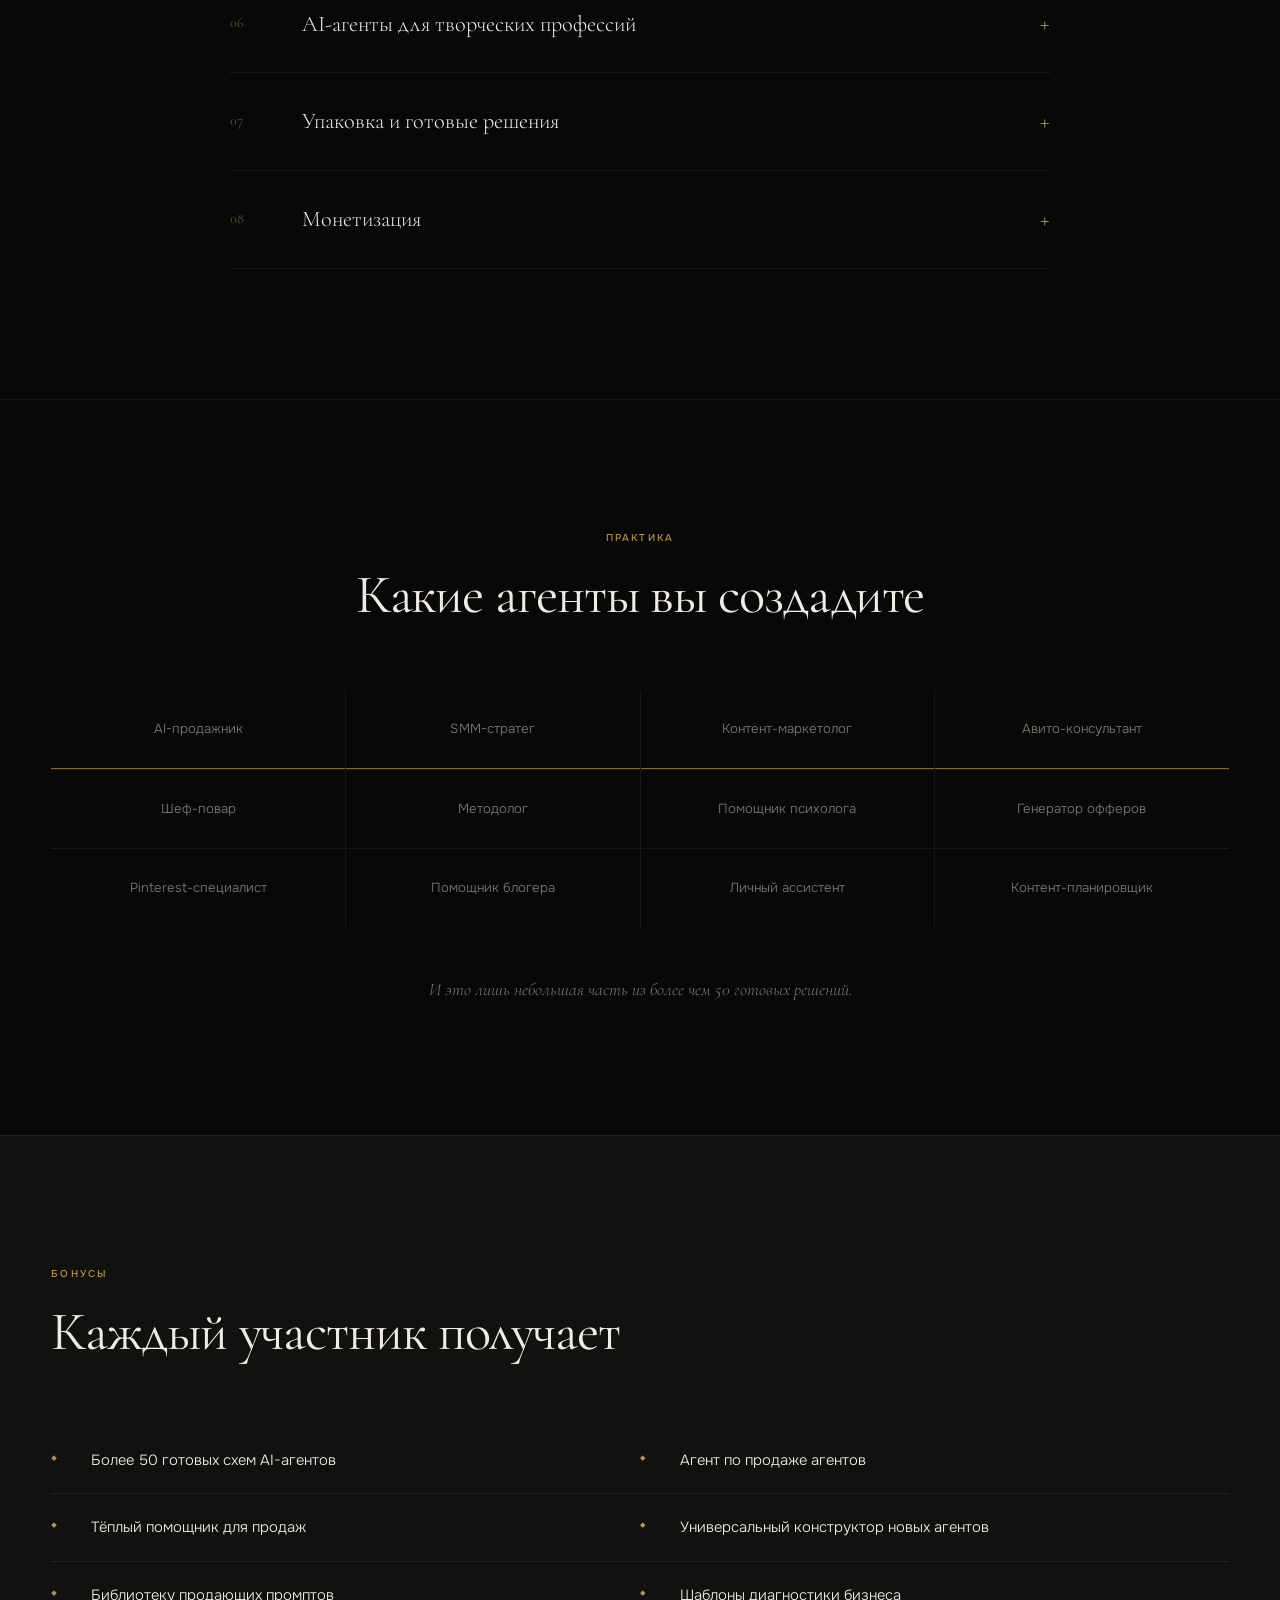
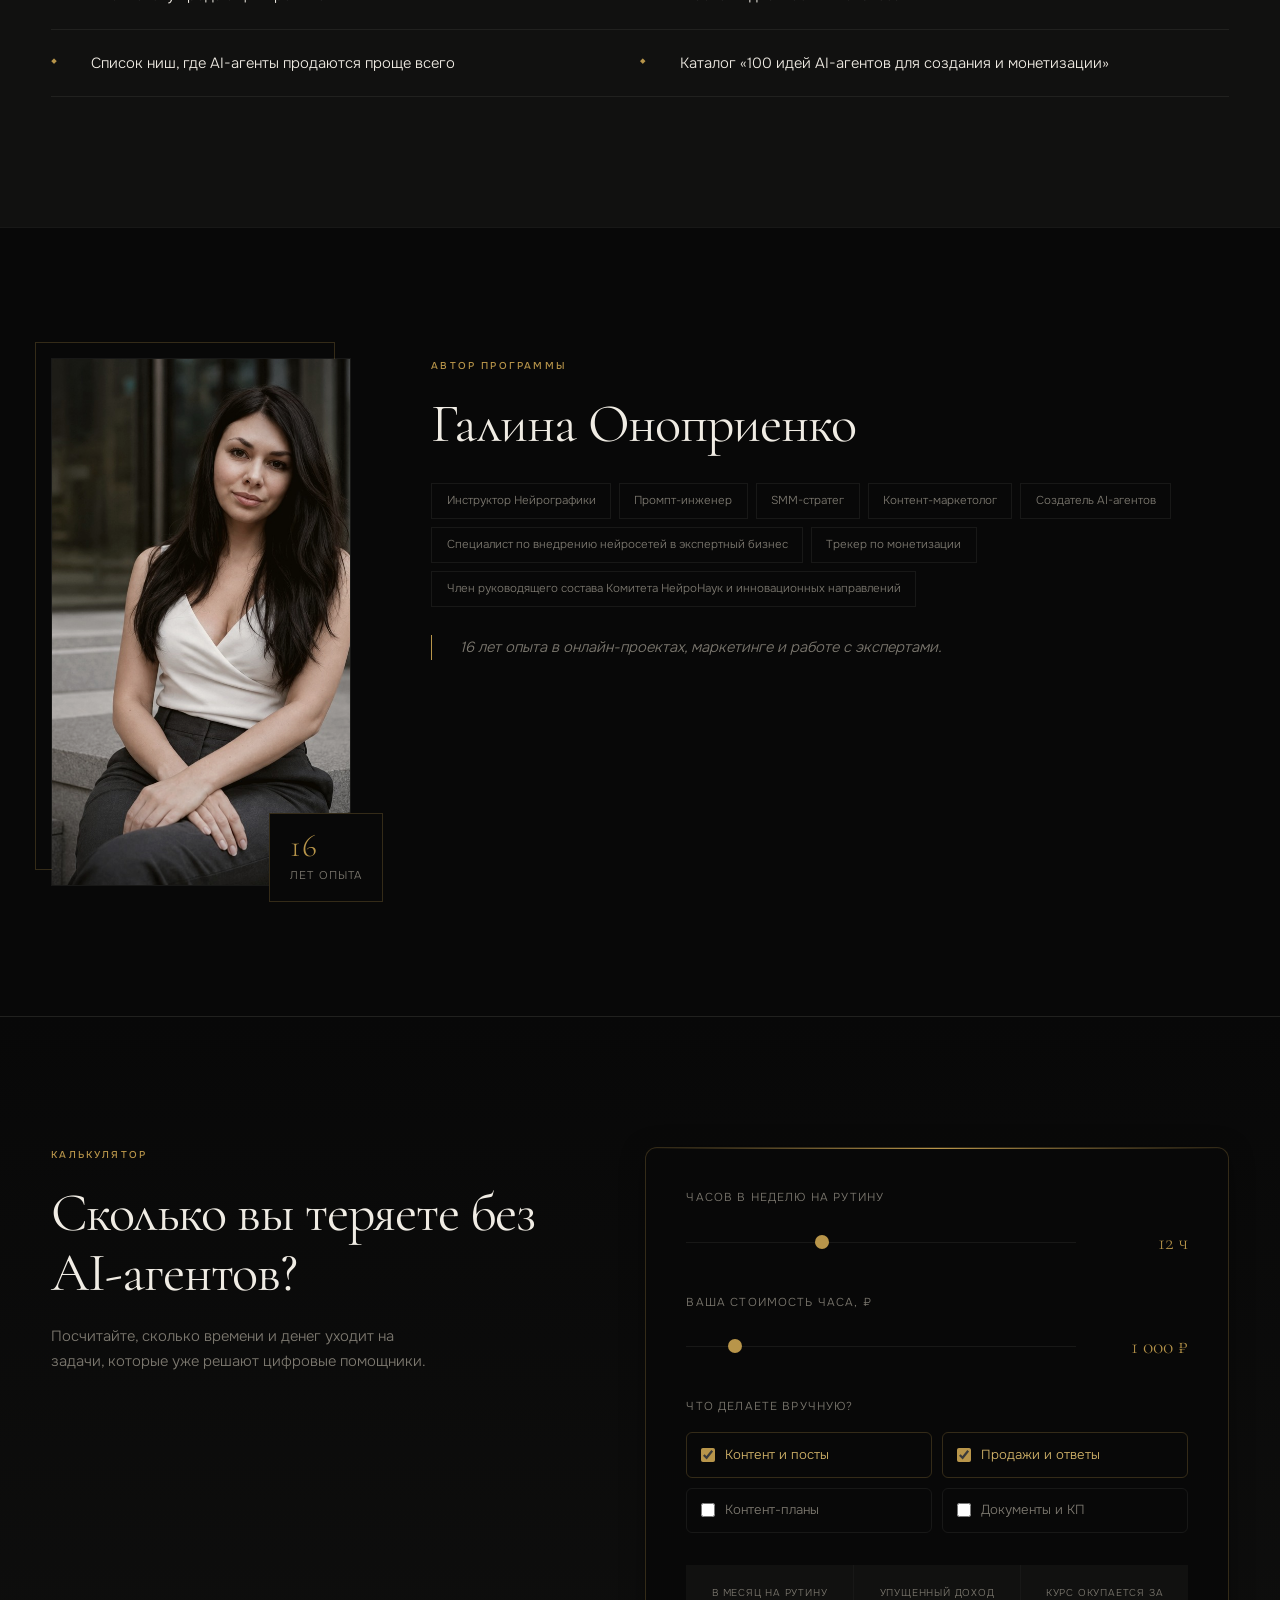
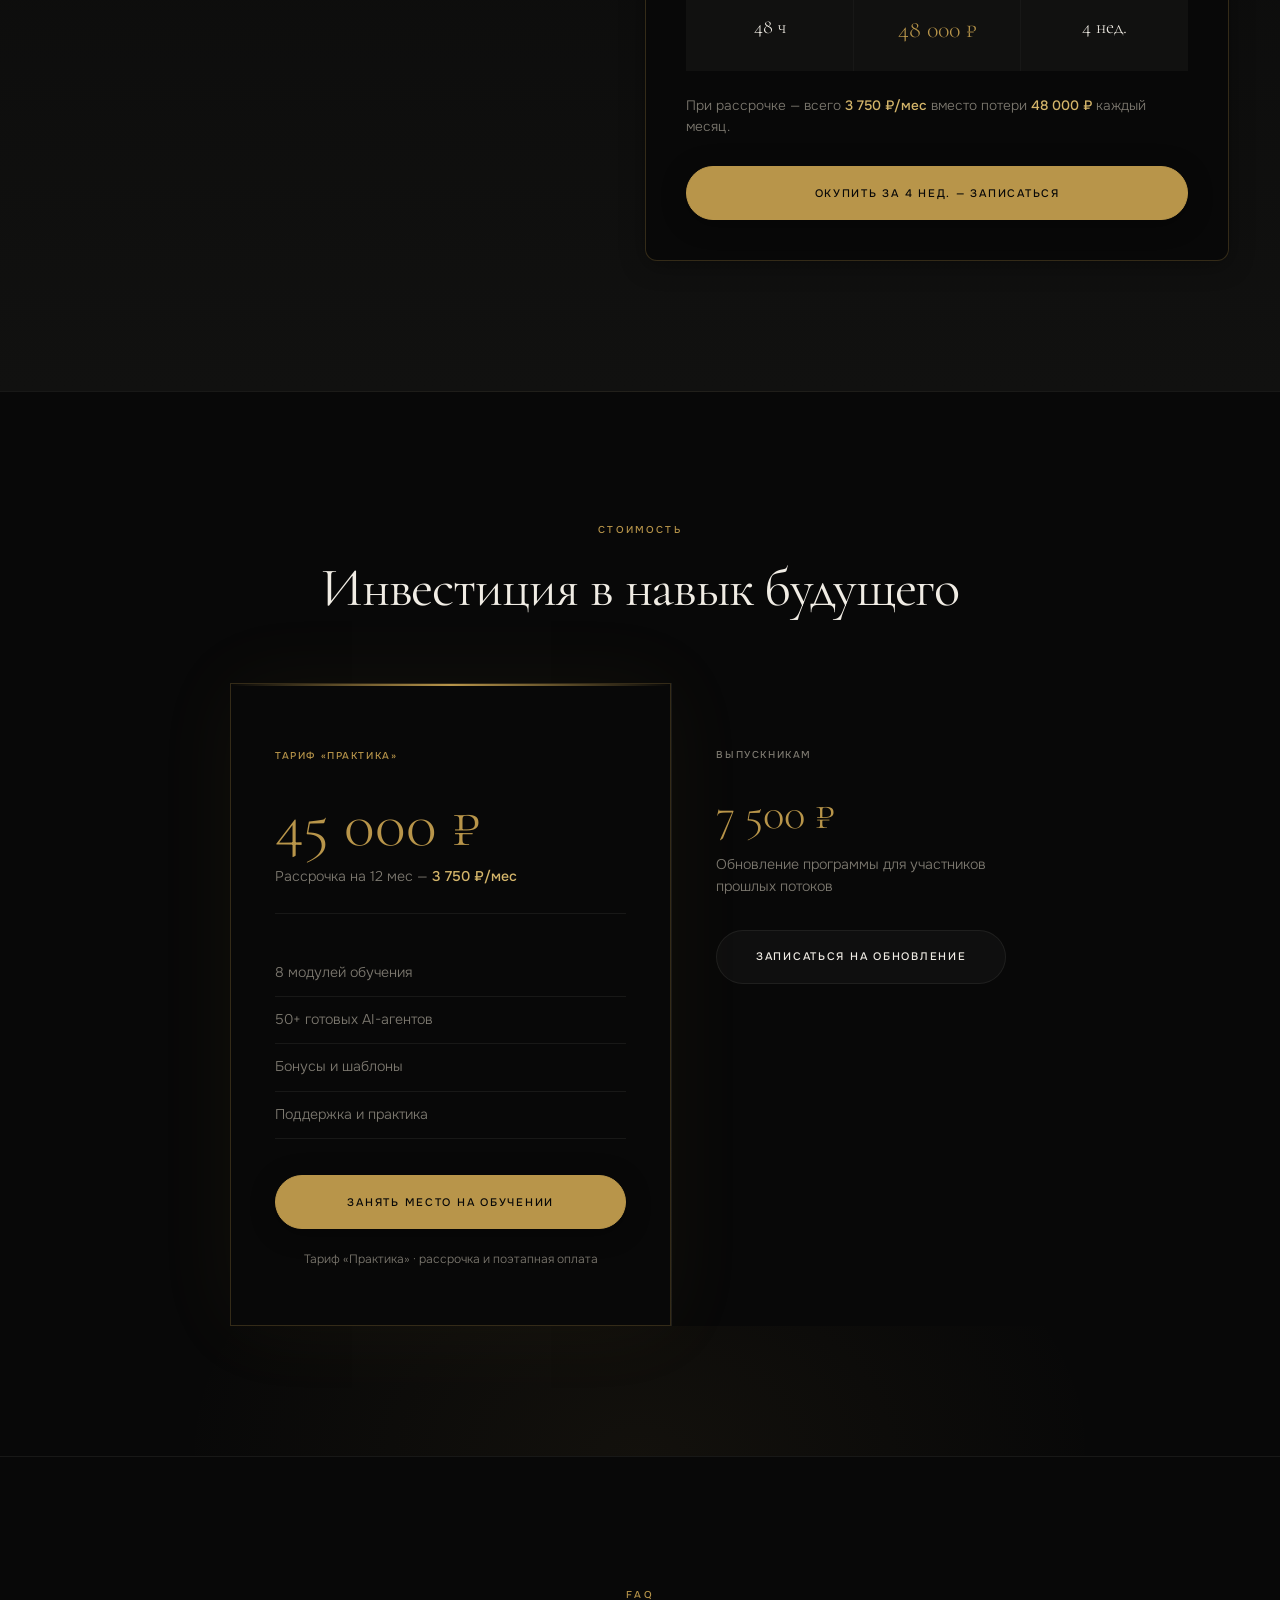
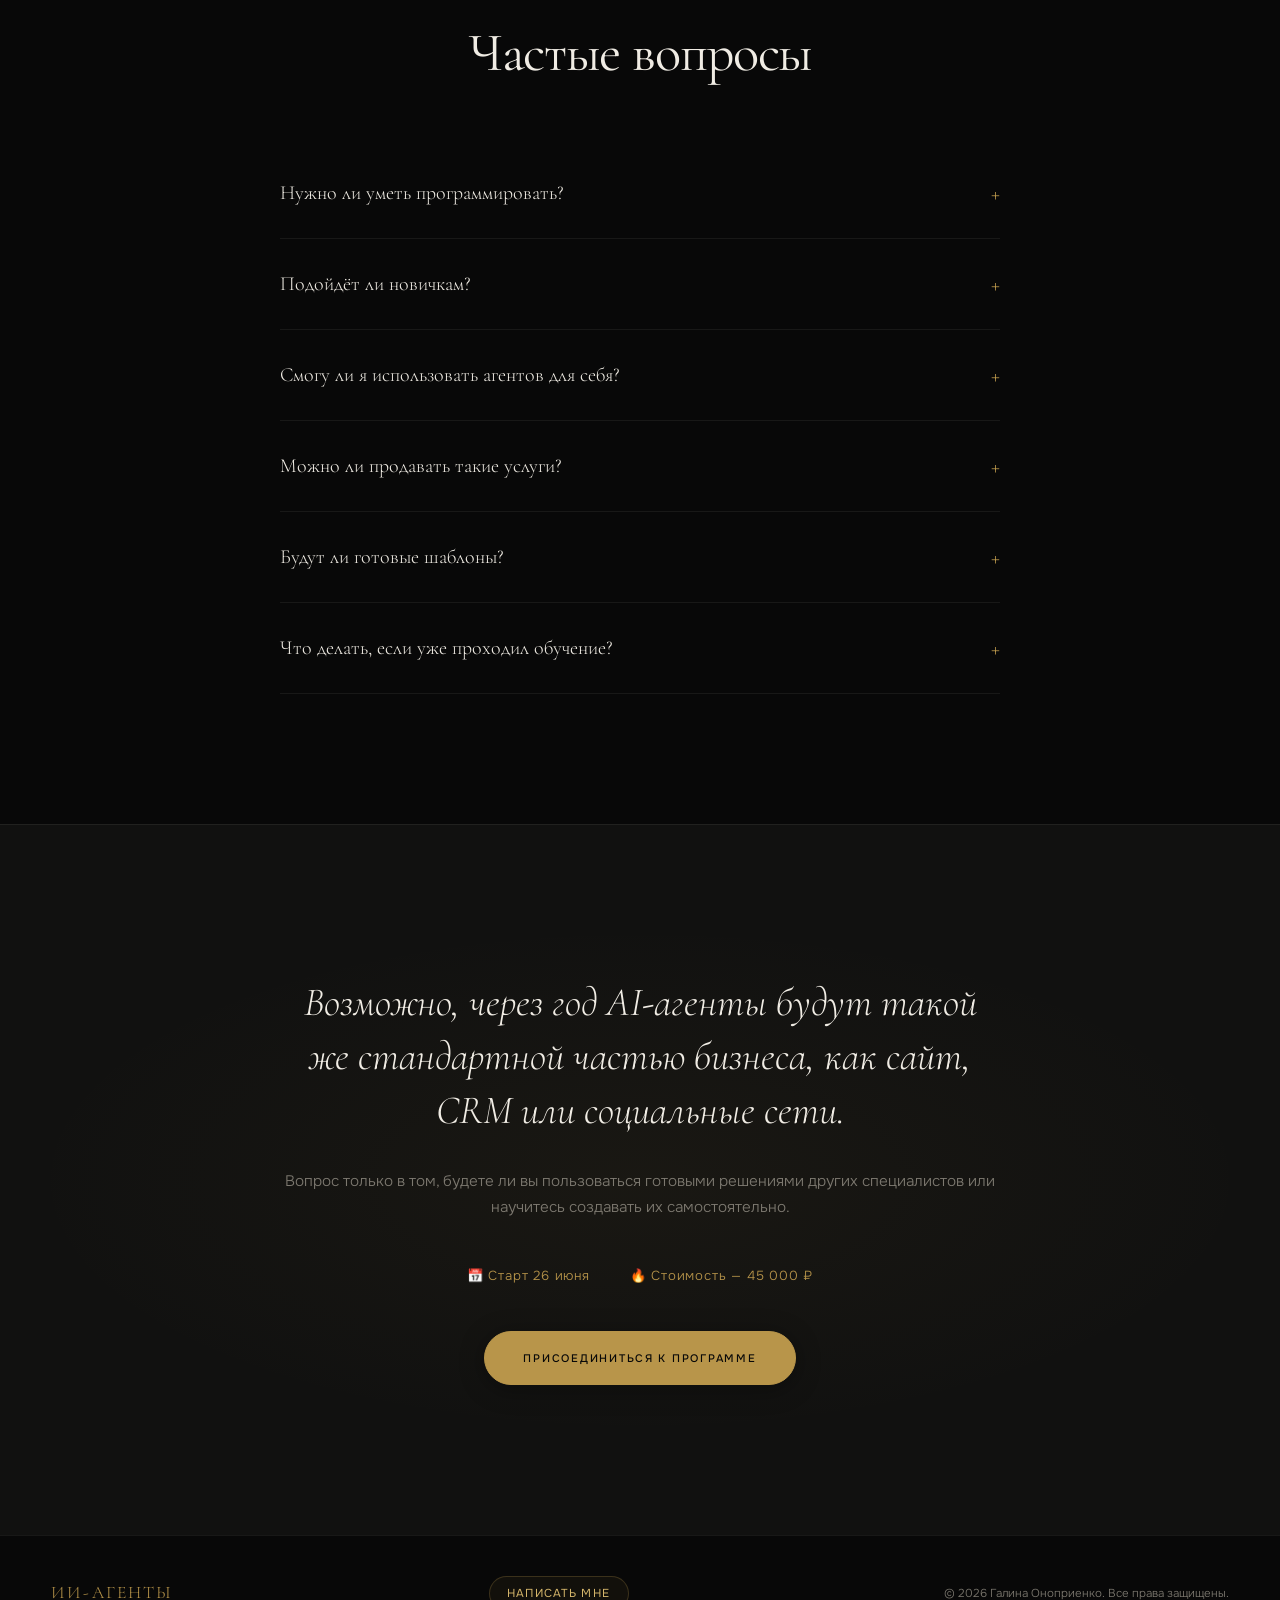
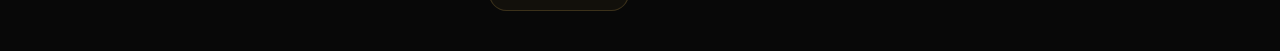
<file: 6 поток/index.html>
<!DOCTYPE html>
<html lang="ru">
<head>
  <meta charset="UTF-8">
  <meta name="viewport" content="width=device-width, initial-scale=1.0">
  <title>Создание ИИ-агентов для бизнеса, экспертов и жизни — 6 поток</title>
  <meta name="description" content="Освойте создание ИИ-агентов без программирования. Более 50 готовых решений, монетизация навыков, старт 26 июня.">
  <link rel="preconnect" href="https://fonts.googleapis.com">
  <link rel="preconnect" href="https://fonts.gstatic.com" crossorigin>
  <link href="https://fonts.googleapis.com/css2?family=Cormorant+Garamond:ital,wght@0,400;0,500;0,600;1,400&family=Onest:wght@300;400;500&display=swap" rel="stylesheet">
  <link rel="stylesheet" href="styles.css">
  <style>
    /* Критические стили — работают даже если styles.css не загрузился */
    .modal { display: none; }
    .modal.is-open { display: flex; }
    .cookie-banner:not(.is-visible) { display: none; }
    button { font-family: inherit; cursor: pointer; }
    a.btn, button.btn { position: relative; z-index: 2; }
    .hero__visual, .agent-chip { pointer-events: none; }
  </style>
</head>
<body>
  <div class="grain" aria-hidden="true"></div>
  <div class="cursor-glow" id="cursorGlow" aria-hidden="true"></div>

  <header class="header">
    <div class="container header__inner">
      <a href="#" class="logo">ИИ-Агенты</a>
      <nav class="nav" id="nav">
        <a href="#quiz">Опрос</a>
        <a href="#program">Программа</a>
        <a href="#calculator">Калькулятор</a>
        <a href="#pricing">Стоимость</a>
        <a href="#faq">FAQ</a>
        <button type="button" class="nav__contact" id="openContactNav">Написать мне</button>
      </nav>
      <div class="header__actions">
        <button type="button" class="btn btn--sm btn--ghost" id="openContact">Написать мне</button>
        <a href="#pricing" class="btn btn--sm">Забронировать</a>
      </div>
      <button type="button" class="burger" id="burger" aria-label="Меню" aria-expanded="false">
        <span></span><span></span>
      </button>
    </div>
  </header>

  <main>
    <!-- Hero -->
    <section class="hero">
      <div class="hero__mesh" aria-hidden="true"></div>
      <div class="hero__grid-lines" aria-hidden="true"></div>
      <div class="container hero__layout">
        <div class="hero__content">
          <div class="hero__badge">6 поток · Старт 26 июня</div>
          <h1 class="hero__title">
            <span class="hero__title-line">Создавайте</span>
            <span class="hero__title-line">ИИ-агентов</span>
            <span class="hero__title-line hero__title-line--accent"><em>для себя и клиентов</em></span>
          </h1>
          <p class="hero__subtitle">
            Освойте навык, который помогает бизнесу экономить время, увеличивать эффективность
            и автоматизировать рутинные задачи — без программирования.
          </p>
          <p class="hero__desc">
            Цифровые помощники для маркетинга, продаж, экспертов, творческих специалистов
            и повседневной жизни.
          </p>
          <div class="hero__price">
            <span class="hero__price-label">Стоимость курса</span>
            <span class="hero__price-value">45 000 ₽</span>
          </div>
          <p class="hero__installment">Рассрочка на 12 мес — <strong>3 750 ₽/мес</strong></p>
          <div class="hero__tags">
            <span>Рассрочка</span>
            <span>Поэтапная оплата</span>
            <span>Поддержка и практика</span>
          </div>
          <div class="hero__actions">
            <a href="https://neirogalina.ru/page245" class="btn btn--magnetic" target="_blank" rel="noopener noreferrer">Забронировать место</a>
            <a href="#quiz" class="btn btn--ghost">Пройти опрос</a>
          </div>
          <p class="hero__alumni">Выпускникам прошлых потоков — <a href="https://neirogalina.ru/page237" target="_blank" rel="noopener noreferrer">обновление за 7 500 ₽</a></p>
        </div>
        <div class="hero__visual" aria-hidden="true">
          <div class="hero__ring">
            <svg viewBox="0 0 400 400" class="hero__ring-svg">
              <circle cx="200" cy="200" r="180" fill="none" stroke="currentColor" stroke-width="0.5" stroke-dasharray="4 8"/>
              <circle cx="200" cy="200" r="140" fill="none" stroke="currentColor" stroke-width="0.5" opacity="0.5"/>
            </svg>
            <div class="hero__ring-center">
              <span class="hero__ring-num" data-count="50">50</span>
              <span class="hero__ring-label">готовых<br>решений</span>
            </div>
          </div>
          <div class="agent-chip agent-chip--1">SMM-стратег</div>
          <div class="agent-chip agent-chip--2">AI-продажник</div>
          <div class="agent-chip agent-chip--3">Контент-маркетолог</div>
          <div class="agent-chip agent-chip--4">Методолог</div>
          <div class="agent-chip agent-chip--5">Личный ассистент</div>
        </div>
      </div>
      <div class="hero__scroll">
        <span>Программа</span>
        <div class="hero__scroll-line"></div>
      </div>
    </section>

    <div class="marquee" aria-hidden="true">
      <div class="marquee__track">
        <span>8 модулей</span><span class="marquee__dot">◆</span>
        <span>50+ AI-агентов</span><span class="marquee__dot">◆</span>
        <span>Монетизация навыков</span><span class="marquee__dot">◆</span>
        <span>Без программирования</span><span class="marquee__dot">◆</span>
        <span>Старт 26 июня</span><span class="marquee__dot">◆</span>
        <span>8 модулей</span><span class="marquee__dot">◆</span>
        <span>50+ AI-агентов</span><span class="marquee__dot">◆</span>
        <span>Монетизация навыков</span><span class="marquee__dot">◆</span>
        <span>Без программирования</span><span class="marquee__dot">◆</span>
        <span>Старт 26 июня</span><span class="marquee__dot">◆</span>
      </div>
    </div>

    <!-- Quiz -->
    <section class="section section--quiz reveal" id="quiz">
      <div class="container container--narrow">
        <div class="section__header section__header--center">
          <span class="section__label">Интерактив</span>
          <h2>Какой AI-агент вам нужен первым?</h2>
          <p class="section__desc">4 вопроса — и персональная рекомендация с идеей заработка</p>
        </div>

        <div class="quiz" id="quizApp">
          <div class="quiz__progress">
            <div class="quiz__progress-bar" id="quizProgress"></div>
            <span class="quiz__progress-text" id="quizProgressText">1 / 4</span>
          </div>

          <div class="quiz__step quiz__step--active" data-step="0">
            <h3 class="quiz__question">Кто вы?</h3>
            <div class="quiz__options">
              <button type="button" class="quiz__option" data-q="role" data-v="expert">Эксперт или наставник</button>
              <button type="button" class="quiz__option" data-q="role" data-v="marketer">Маркетолог или SMM</button>
              <button type="button" class="quiz__option" data-q="role" data-v="creative">Творческий специалист</button>
              <button type="button" class="quiz__option" data-q="role" data-v="business">Владелец бизнеса</button>
              <button type="button" class="quiz__option" data-q="role" data-v="freelancer">Фрилансер</button>
            </div>
          </div>

          <div class="quiz__step" data-step="1">
            <h3 class="quiz__question">Что для вас важнее?</h3>
            <div class="quiz__options">
              <button type="button" class="quiz__option" data-q="goal" data-v="earn">Зарабатывать на новой услуге</button>
              <button type="button" class="quiz__option" data-q="goal" data-v="automate">Автоматизировать свою работу</button>
              <button type="button" class="quiz__option" data-q="goal" data-v="sell">Продавать AI-решения клиентам</button>
              <button type="button" class="quiz__option" data-q="goal" data-v="both">И зарабатывать, и для себя</button>
            </div>
          </div>

          <div class="quiz__step" data-step="2">
            <h3 class="quiz__question">Какие задачи отнимают больше всего времени?</h3>
            <div class="quiz__options">
              <button type="button" class="quiz__option" data-q="task" data-v="content">Контент и SMM</button>
              <button type="button" class="quiz__option" data-q="task" data-v="sales">Продажи и переписка</button>
              <button type="button" class="quiz__option" data-q="task" data-v="expert">Работа с клиентами-экспертами</button>
              <button type="button" class="quiz__option" data-q="task" data-v="ops">Рутина и планирование</button>
            </div>
          </div>

          <div class="quiz__step" data-step="3">
            <h3 class="quiz__question">Сколько часов в неделю готовы уделять?</h3>
            <div class="quiz__options">
              <button type="button" class="quiz__option" data-q="time" data-v="light">2–3 часа</button>
              <button type="button" class="quiz__option" data-q="time" data-v="medium">5–7 часов</button>
              <button type="button" class="quiz__option" data-q="time" data-v="intense">10+ часов</button>
            </div>
          </div>

          <div class="quiz__result" id="quizResult" hidden>
            <span class="quiz__result-label">Ваш результат</span>
            <h3 class="quiz__result-title" id="resultTitle"></h3>
            <div class="quiz__result-agents" id="resultAgents"></div>
            <p class="quiz__result-earn" id="resultEarn"></p>
            <p class="quiz__result-desc" id="resultDesc"></p>
            <ul class="quiz__result-modules" id="resultModules"></ul>
            <div class="quiz__result-actions">
              <a href="https://neirogalina.ru/page245" class="btn btn--magnetic" target="_blank" rel="noopener noreferrer">Записаться на курс</a>
              <button type="button" class="btn btn--ghost" id="quizRestart">Пройти снова</button>
            </div>
          </div>
        </div>
      </div>
    </section>

    <!-- Why now -->
    <section class="section section--why reveal">
      <span class="section__ghost-num" aria-hidden="true">01</span>
      <div class="container">
        <div class="section__header">
          <span class="section__label">Контекст</span>
          <h2>Мир меняется быстрее,<br>чем многие успевают это заметить</h2>
        </div>
        <div class="why__grid">
          <div class="why__text">
            <p>Ещё недавно специалисты изучали нейросети ради интереса. Сегодня компании внедряют цифровых помощников в ежедневную работу.</p>
            <p class="why__highlight">Те, кто умеет создавать такие решения, становятся востребованными специалистами нового поколения.</p>
          </div>
          <ul class="why__list">
            <li>пишут контент</li>
            <li>помогают в продажах</li>
            <li>отвечают клиентам</li>
            <li>анализируют информацию</li>
            <li>обучают сотрудников</li>
            <li>помогают руководителям принимать решения</li>
          </ul>
        </div>
      </div>
    </section>

    <!-- Audience -->
    <section class="section reveal">
      <span class="section__ghost-num" aria-hidden="true">02</span>
      <div class="container">
        <div class="section__header section__header--center">
          <span class="section__label">Аудитория</span>
          <h2>Кому подойдёт обучение</h2>
        </div>
        <div class="cards cards--3">
          <article class="card">
            <span class="card__icon">01</span>
            <h3>Экспертам</h3>
            <p>Психологам, коучам, специалистам помогающих профессий, наставникам.</p>
          </article>
          <article class="card">
            <span class="card__icon">02</span>
            <h3>Маркетологам и SMM</h3>
            <p>Для расширения услуг и увеличения среднего чека.</p>
          </article>
          <article class="card">
            <span class="card__icon">03</span>
            <h3>Творческим специалистам</h3>
            <p>Дизайнерам, блогерам, авторам, спикерам.</p>
          </article>
          <article class="card">
            <span class="card__icon">04</span>
            <h3>Владельцам бизнеса</h3>
            <p>Для автоматизации процессов и создания собственной AI-команды.</p>
          </article>
          <article class="card">
            <span class="card__icon">05</span>
            <h3>Фрилансерам</h3>
            <p>Для запуска новой востребованной услуги.</p>
          </article>
          <article class="card">
            <span class="card__icon">06</span>
            <h3>Тем, кто хочет зарабатывать на AI</h3>
            <p>Даже без технического образования.</p>
          </article>
        </div>
      </div>
    </section>

    <!-- Results -->
    <section class="section section--dark reveal">
      <div class="container">
        <div class="results-block">
          <div class="section__header">
            <span class="section__label">Результат</span>
            <h2>После обучения<br>у вас будет</h2>
          </div>
          <ul class="checklist">
          <li>Собственная цифровая команда помощников</li>
          <li>Портфолио готовых AI-агентов</li>
          <li>Навык создания решений под любой запрос</li>
          <li>Понимание рынка и клиентов</li>
          <li>Готовая схема поиска заказчиков</li>
          <li>Более 50 готовых решений для запуска</li>
          <li>Возможность использовать агентов для себя или продавать клиентам</li>
          </ul>
        </div>
      </div>
    </section>

    <!-- What is agent -->
    <section class="section section--agent reveal">
      <div class="container">
        <div class="agent-block">
          <div class="agent-block__deco" aria-hidden="true">≠</div>
          <div class="agent-block__content">
            <span class="section__label">Суть</span>
            <h2>Это не просто ChatGPT</h2>
            <p>Большинство пользователей ограничиваются обычными запросами. Профессиональный ИИ-агент работает иначе.</p>
          </div>
          <ul class="agent-features">
            <li>Работает по заданной роли</li>
            <li>Использует собственную базу знаний</li>
            <li>Соблюдает заданные инструкции</li>
            <li>Решает конкретную задачу</li>
            <li>Экономит часы работы</li>
            <li>Помогает бизнесу получать результат быстрее</li>
          </ul>
        </div>
        <p class="agent-note">В рамках программы вы научитесь создавать именно такие решения.</p>
      </div>
    </section>

    <!-- Program -->
    <section class="section section--program" id="program">
      <div class="container">
        <div class="section__header section__header--center">
          <span class="section__label">Программа</span>
          <h2>8 модулей — от первых клиентов до масштабирования</h2>
        </div>
        <div class="modules">
          <details class="module" open>
            <summary>
              <span class="module__num">00</span>
              <span class="module__title">Клиенты до начала обучения</span>
            </summary>
            <ul class="module__topics">
              <li>Поиск клиентов</li>
              <li>Востребованные ниши</li>
              <li>Диагностика бизнеса</li>
              <li>Коммерческие предложения</li>
              <li>Первые продажи</li>
            </ul>
          </details>
          <details class="module">
            <summary>
              <span class="module__num">01</span>
              <span class="module__title">Фундамент AI-агентов</span>
            </summary>
            <ul class="module__topics">
              <li>Архитектура агентов</li>
              <li>Системные инструкции</li>
              <li>Базы знаний</li>
              <li>Работа с документами</li>
              <li>Создание первого агента</li>
            </ul>
          </details>
          <details class="module">
            <summary>
              <span class="module__num">02</span>
              <span class="module__title">AI-агенты для маркетинга</span>
            </summary>
            <ul class="module__topics">
              <li>SMM-стратег</li>
              <li>Контент-маркетолог</li>
              <li>Копирайтер</li>
              <li>Pinterest-специалист</li>
              <li>Сценарист Reels</li>
              <li>Контент-планировщик</li>
              <li>Аналитик контента</li>
            </ul>
          </details>
          <details class="module">
            <summary>
              <span class="module__num">03</span>
              <span class="module__title">AI-агенты для продаж</span>
            </summary>
            <ul class="module__topics">
              <li>Менеджер по продажам</li>
              <li>Генератор офферов</li>
              <li>Диагност клиентских запросов</li>
              <li>Специалист по прогревам</li>
              <li>Обработчик возражений</li>
              <li>Консультант по продуктам</li>
            </ul>
          </details>
          <details class="module">
            <summary>
              <span class="module__num">04</span>
              <span class="module__title">AI-агенты для экспертов</span>
            </summary>
            <ul class="module__topics">
              <li>Помощник психолога</li>
              <li>Помощник коуча</li>
              <li>Помощник нейрографа</li>
              <li>Методолог обучения</li>
              <li>Создатель уроков</li>
              <li>Помощник онлайн-школы</li>
            </ul>
          </details>
          <details class="module">
            <summary>
              <span class="module__num">05</span>
              <span class="module__title">Личные AI-агенты</span>
            </summary>
            <ul class="module__topics">
              <li>Шеф-повар</li>
              <li>Помощник по продажам на Авито</li>
              <li>Планировщик дня</li>
              <li>Помощник по покупкам</li>
              <li>Консультант по путешествиям</li>
              <li>Помощник по бюджету</li>
              <li>Карьерный консультант</li>
              <li>Семейный помощник</li>
            </ul>
          </details>
          <details class="module">
            <summary>
              <span class="module__num">06</span>
              <span class="module__title">AI-агенты для творческих профессий</span>
            </summary>
            <ul class="module__topics">
              <li>Помощник блогера</li>
              <li>Помощник дизайнера</li>
              <li>Контент-редактор</li>
              <li>Генератор идей</li>
              <li>Креативный директор</li>
              <li>Помощник автора</li>
            </ul>
          </details>
          <details class="module">
            <summary>
              <span class="module__num">07</span>
              <span class="module__title">Упаковка и готовые решения</span>
            </summary>
            <ul class="module__topics">
              <li>Создание продукта</li>
              <li>Передача клиенту</li>
              <li>Настройка под нишу</li>
              <li>Портфолио</li>
              <li>Презентация услуг</li>
            </ul>
          </details>
          <details class="module">
            <summary>
              <span class="module__num">08</span>
              <span class="module__title">Монетизация</span>
            </summary>
            <ul class="module__topics">
              <li>Ценообразование</li>
              <li>Продажа услуг</li>
              <li>Повторные продажи</li>
              <li>Пакетные предложения</li>
              <li>Масштабирование</li>
            </ul>
          </details>
        </div>
      </div>
    </section>

    <!-- Agents grid -->
    <section class="section">
      <div class="container">
        <div class="section__header section__header--center">
          <span class="section__label">Практика</span>
          <h2>Какие агенты вы создадите</h2>
        </div>
        <div class="agents-grid">
          <span data-agent>AI-продажник</span>
          <span data-agent>SMM-стратег</span>
          <span data-agent>Контент-маркетолог</span>
          <span data-agent>Авито-консультант</span>
          <span data-agent>Шеф-повар</span>
          <span data-agent>Методолог</span>
          <span data-agent>Помощник психолога</span>
          <span data-agent>Генератор офферов</span>
          <span data-agent>Pinterest-специалист</span>
          <span data-agent>Помощник блогера</span>
          <span data-agent>Личный ассистент</span>
          <span data-agent>Контент-планировщик</span>
        </div>
        <p class="agents-note">И это лишь небольшая часть из более чем 50 готовых решений.</p>
      </div>
    </section>

    <!-- Bonuses -->
    <section class="section section--dark">
      <div class="container">
        <div class="section__header">
          <span class="section__label">Бонусы</span>
          <h2>Каждый участник получает</h2>
        </div>
        <ul class="bonuses">
          <li>Более 50 готовых схем AI-агентов</li>
          <li>Агент по продаже агентов</li>
          <li>Тёплый помощник для продаж</li>
          <li>Универсальный конструктор новых агентов</li>
          <li>Библиотеку продающих промптов</li>
          <li>Шаблоны диагностики бизнеса</li>
          <li>Список ниш, где AI-агенты продаются проще всего</li>
          <li>Каталог «100 идей AI-агентов для создания и монетизации»</li>
        </ul>
      </div>
    </section>

    <!-- Author -->
    <section class="section section--author reveal">
      <div class="container">
        <div class="author">
          <div class="author__photo">
            <div class="author__frame" aria-hidden="true"></div>
            <img
              src="./images/author.jpg"
              alt="Галина Оноприенко — автор программы по созданию ИИ-агентов"
              class="author__img"
              width="396"
              height="528"
              loading="eager"
              decoding="async"
              fetchpriority="high"
            >
            <p class="author__years"><span>16</span> лет опыта</p>
          </div>
          <div class="author__info">
            <span class="section__label">Автор программы</span>
            <h2>Галина Оноприенко</h2>
            <ul class="author__roles">
              <li>Инструктор Нейрографики</li>
              <li>Промпт-инженер</li>
              <li>SMM-стратег</li>
              <li>Контент-маркетолог</li>
              <li>Создатель AI-агентов</li>
              <li>Специалист по внедрению нейросетей в экспертный бизнес</li>
              <li>Трекер по монетизации</li>
              <li>Член руководящего состава Комитета НейроНаук и инновационных направлений</li>
            </ul>
            <p class="author__exp">16 лет опыта в онлайн-проектах, маркетинге и работе с экспертами.</p>
          </div>
        </div>
      </div>
    </section>

    <!-- Calculator -->
    <section class="section section--calculator reveal" id="calculator">
      <div class="container">
        <div class="calc-layout">
          <div class="calc-intro">
            <span class="section__label">Калькулятор</span>
            <h2>Сколько вы теряете без AI-агентов?</h2>
            <p>Посчитайте, сколько времени и денег уходит на задачи, которые уже решают цифровые помощники.</p>
          </div>

          <div class="calc-panel" id="calcApp">
            <div class="calc-field">
              <label for="calcHours">Часов в неделю на рутину</label>
              <div class="calc-slider-wrap">
                <input type="range" id="calcHours" min="2" max="40" value="15" step="1">
                <output id="calcHoursOut" class="calc-output">15 ч</output>
              </div>
            </div>

            <div class="calc-field">
              <label for="calcRate">Ваша стоимость часа, ₽</label>
              <div class="calc-slider-wrap">
                <input type="range" id="calcRate" min="500" max="5000" value="1000" step="100">
                <output id="calcRateOut" class="calc-output">1 000 ₽</output>
              </div>
            </div>

            <div class="calc-tasks">
              <span class="calc-tasks__label">Что делаете вручную?</span>
              <div class="calc-tasks__grid">
                <label class="calc-task"><input type="checkbox" value="content" checked> Контент и посты</label>
                <label class="calc-task"><input type="checkbox" value="sales" checked> Продажи и ответы</label>
                <label class="calc-task"><input type="checkbox" value="plans"> Контент-планы</label>
                <label class="calc-task"><input type="checkbox" value="docs"> Документы и КП</label>
              </div>
            </div>

            <div class="calc-results">
              <div class="calc-result">
                <span class="calc-result__label">В месяц на рутину</span>
                <span class="calc-result__value" id="calcMonthlyHours">60 ч</span>
              </div>
              <div class="calc-result calc-result--accent">
                <span class="calc-result__label">Упущенный доход</span>
                <span class="calc-result__value" id="calcLost">60 000 ₽</span>
              </div>
              <div class="calc-result">
                <span class="calc-result__label">Курс окупается за</span>
                <span class="calc-result__value" id="calcPayback">2 нед.</span>
              </div>
            </div>

            <p class="calc-note" id="calcNote">
              При рассрочке — всего <strong>3 750 ₽/мес</strong> вместо потери <strong id="calcLostShort">60 000 ₽</strong> каждый месяц.
            </p>

            <a href="https://neirogalina.ru/page245" class="btn btn--full btn--magnetic" target="_blank" rel="noopener noreferrer">Окупить за 2 недели — записаться</a>
          </div>
        </div>
      </div>
    </section>

    <!-- Pricing -->
    <section class="section section--pricing" id="pricing">
      <div class="container">
        <div class="section__header section__header--center">
          <span class="section__label">Стоимость</span>
          <h2>Инвестиция в навык будущего</h2>
        </div>
        <div class="pricing">
          <div class="pricing__card pricing__card--main">
            <div class="pricing__badge">Тариф «Практика»</div>
            <div class="pricing__amount">45 000 ₽</div>
            <p class="pricing__installment">Рассрочка на 12 мес — <strong>3 750 ₽/мес</strong></p>
            <ul class="pricing__features">
              <li>8 модулей обучения</li>
              <li>50+ готовых AI-агентов</li>
              <li>Бонусы и шаблоны</li>
              <li>Поддержка и практика</li>
            </ul>
            <a href="https://neirogalina.ru/page245" class="btn btn--full btn--magnetic" target="_blank" rel="noopener noreferrer">Занять место на обучении</a>
            <p class="pricing__note">Тариф «Практика» · рассрочка и поэтапная оплата</p>
          </div>
          <div class="pricing__card pricing__card--alumni">
            <div class="pricing__badge pricing__badge--muted">Выпускникам</div>
            <div class="pricing__amount pricing__amount--sm">7 500 ₽</div>
            <p>Обновление программы для участников прошлых потоков</p>
            <a href="https://neirogalina.ru/page237" class="btn btn--full btn--ghost" target="_blank" rel="noopener noreferrer">Записаться на обновление</a>
          </div>
        </div>
      </div>
    </section>

    <!-- FAQ -->
    <section class="section" id="faq">
      <div class="container container--narrow">
        <div class="section__header section__header--center">
          <span class="section__label">FAQ</span>
          <h2>Частые вопросы</h2>
        </div>
        <div class="faq">
          <details class="faq__item">
            <summary>Нужно ли уметь программировать?</summary>
            <p>Нет. Программа построена так, чтобы освоить создание агентов без технического образования.</p>
          </details>
          <details class="faq__item">
            <summary>Подойдёт ли новичкам?</summary>
            <p>Да. Обучение начинается с основ и ведёт вас шаг за шагом к готовым решениям.</p>
          </details>
          <details class="faq__item">
            <summary>Смогу ли я использовать агентов для себя?</summary>
            <p>Да. Вы создадите личных помощников и цифровую команду для собственных задач.</p>
          </details>
          <details class="faq__item">
            <summary>Можно ли продавать такие услуги?</summary>
            <p>Да. Отдельный модуль посвящён монетизации, ценообразованию и масштабированию.</p>
          </details>
          <details class="faq__item">
            <summary>Будут ли готовые шаблоны?</summary>
            <p>Да, более 50 готовых схем и решений для быстрого запуска.</p>
          </details>
          <details class="faq__item">
            <summary>Что делать, если уже проходил обучение?</summary>
            <p>Для выпускников действует специальная стоимость — 7 500 рублей за обновление программы.</p>
          </details>
        </div>
      </div>
    </section>

    <!-- Final CTA -->
    <section class="section section--final reveal">
      <div class="final__mesh" aria-hidden="true"></div>
      <div class="container container--narrow">
        <blockquote class="final-quote">
          Возможно, через год AI-агенты будут такой же стандартной частью бизнеса, как сайт, CRM или социальные сети.
        </blockquote>
        <p class="final-text">
          Вопрос только в том, будете ли вы пользоваться готовыми решениями других специалистов
          или научитесь создавать их самостоятельно.
        </p>
        <div class="final-meta">
          <span>📅 Старт 26 июня</span>
          <span>🔥 Стоимость — 45 000 ₽</span>
        </div>
        <a href="https://neirogalina.ru/page245" class="btn btn--magnetic" target="_blank" rel="noopener noreferrer">Присоединиться к программе</a>
      </div>
    </section>
  </main>

  <footer class="footer">
    <div class="container footer__inner">
      <span class="logo">ИИ-Агенты</span>
      <button type="button" class="footer__contact" id="openContactFooter">Написать мне</button>
      <p>© 2026 Галина Оноприенко. Все права защищены.</p>
    </div>
  </footer>

  <!-- Contact modal -->
  <div class="modal" id="contactModal" aria-hidden="true" hidden>
    <div class="modal__overlay" data-close-modal></div>
    <div class="modal__dialog" role="dialog" aria-labelledby="modalTitle" aria-modal="true">
      <button type="button" class="modal__close" id="closeContact" aria-label="Закрыть">×</button>

      <div class="modal__content" id="contactFormWrap">
        <span class="section__label">Связаться</span>
        <h2 class="modal__title" id="modalTitle">Написать мне</h2>
        <p class="modal__desc">Оставьте контакты — отвечу на вопросы о программе и помогу выбрать тариф.</p>

        <form class="contact-form" id="contactForm" novalidate>
          <div class="contact-form__field">
            <label for="contactName">Имя</label>
            <input type="text" id="contactName" name="name" placeholder="Как к вам обращаться" required autocomplete="name">
            <span class="contact-form__error" data-error="name"></span>
          </div>

          <div class="contact-form__field">
            <label for="contactEmail">Электронная почта</label>
            <input type="email" id="contactEmail" name="email" placeholder="example@mail.ru" required autocomplete="email">
            <span class="contact-form__error" data-error="email"></span>
          </div>

          <div class="contact-form__field">
            <label for="contactPhone">Номер телефона</label>
            <input type="tel" id="contactPhone" name="phone" placeholder="+7 (999) 000-00-00" required autocomplete="tel">
            <span class="contact-form__error" data-error="phone"></span>
          </div>

          <label class="contact-form__consent">
            <input type="checkbox" id="contactConsent" name="consent" required>
            <span>Даю согласие на <a href="https://neirogalina.ru/" target="_blank" rel="noopener noreferrer">обработку моих персональных данных</a></span>
          </label>
          <span class="contact-form__error" data-error="consent"></span>

          <button type="submit" class="btn btn--full btn--magnetic" id="contactSubmit">Отправить</button>
        </form>
      </div>

      <div class="modal__success" id="contactSuccess" hidden>
        <span class="modal__success-icon">✓</span>
        <h2 class="modal__title">Спасибо!</h2>
        <p class="modal__desc">Ваша заявка отправлена. Свяжусь с вами в ближайшее время.</p>
        <button type="button" class="btn btn--full" data-close-modal>Закрыть</button>
      </div>
    </div>
  </div>

  <!-- Cookie notice -->
  <div class="cookie-banner" id="cookieBanner" role="dialog" aria-label="Уведомление о cookies" aria-hidden="true">
    <div class="cookie-banner__inner">
      <p class="cookie-banner__text">
        Мы используем файлы cookie для корректной работы сайта и улучшения вашего опыта.
        Продолжая пользоваться сайтом, вы соглашаетесь с их использованием.
        <a href="https://neirogalina.ru/" target="_blank" rel="noopener noreferrer">Подробнее</a>
      </p>
      <button type="button" class="btn btn--sm cookie-banner__btn" id="cookieAccept">Принять</button>
    </div>
  </div>

  <script src="script.js"></script>
</body>
</html>
</file>
<file: styles.css>
/* ─── Design system: editorial luxury + neural atmosphere ─── */
:root {
  --bg: #080808;
  --bg-elevated: #111110;
  --bg-card: #161614;
  --text: #f0ece4;
  --text-muted: #7d7970;
  --accent: #b8954a;
  --accent-light: #d4b56a;
  --accent-glow: rgba(184, 149, 74, 0.15);
  --border: rgba(240, 236, 228, 0.07);
  --border-accent: rgba(184, 149, 74, 0.25);
  --font-display: 'Cormorant Garamond', Georgia, serif;
  --font-body: 'Onest', system-ui, sans-serif;
  --radius: 6px;
  --radius-sm: 4px;
  --radius-lg: 12px;
  --radius-pill: 100px;
  --shadow-soft: 0 4px 24px rgba(0, 0, 0, 0.35);
  --shadow-glow: 0 8px 40px rgba(184, 149, 74, 0.18);
  --transition: 0.4s cubic-bezier(0.22, 1, 0.36, 1);
  --ease-out: cubic-bezier(0.16, 1, 0.3, 1);
}

*, *::before, *::after { box-sizing: border-box; margin: 0; padding: 0; }

html { scroll-behavior: smooth; font-size: 16px; }

body {
  font-family: var(--font-body);
  font-weight: 300;
  background: var(--bg);
  color: var(--text);
  line-height: 1.7;
  -webkit-font-smoothing: antialiased;
  overflow-x: hidden;
}

img { max-width: 100%; display: block; }
a { color: inherit; text-decoration: none; }
ul { list-style: none; }

button {
  font-family: inherit;
  -webkit-appearance: none;
  appearance: none;
}

.container { width: min(1180px, 92vw); margin-inline: auto; }
.container--narrow { width: min(720px, 92vw); }

/* ─── Grain & cursor glow ─── */
.grain {
  position: fixed;
  inset: 0;
  z-index: 9999;
  pointer-events: none;
  opacity: 0.035;
  background-image: url("data:image/svg+xml,%3Csvg viewBox='0 0 256 256' xmlns='http://www.w3.org/2000/svg'%3E%3Cfilter id='n'%3E%3CfeTurbulence type='fractalNoise' baseFrequency='0.85' numOctaves='4' stitchTiles='stitch'/%3E%3C/filter%3E%3Crect width='100%25' height='100%25' filter='url(%23n)'/%3E%3C/svg%3E");
}

.cursor-glow {
  position: fixed;
  width: 400px;
  height: 400px;
  border-radius: 50%;
  background: radial-gradient(circle, var(--accent-glow) 0%, transparent 70%);
  pointer-events: none;
  z-index: 0;
  transform: translate(-50%, -50%);
  opacity: 0;
  transition: opacity 0.5s ease;
  mix-blend-mode: screen;
}

@media (hover: hover) and (pointer: fine) {
  .cursor-glow { opacity: 1; }
}

/* ─── Typography ─── */
h1, h2, h3 {
  font-family: var(--font-display);
  font-weight: 400;
  line-height: 1.1;
  letter-spacing: -0.02em;
}

h2 { font-size: clamp(2.2rem, 4.5vw, 3.4rem); }
h3 { font-size: 1.4rem; }

em { font-style: italic; color: var(--accent-light); }

/* ─── Header ─── */
.header {
  position: fixed;
  top: 0; left: 0; right: 0;
  z-index: 100;
  background: rgba(8, 8, 8, 0.7);
  backdrop-filter: blur(24px) saturate(1.2);
  border-bottom: 1px solid var(--border);
  transition: border-color var(--transition);
}

.header__inner {
  display: flex;
  align-items: center;
  justify-content: space-between;
  height: 76px;
  gap: 1.5rem;
}

.header__actions {
  display: flex;
  align-items: center;
  gap: 0.65rem;
  flex-shrink: 0;
}

.logo {
  font-family: var(--font-display);
  font-size: 1.1rem;
  letter-spacing: 0.12em;
  text-transform: uppercase;
  color: var(--accent);
}

.nav { display: flex; gap: 2.8rem; }

.nav a {
  font-size: 0.7rem;
  font-weight: 400;
  letter-spacing: 0.14em;
  text-transform: uppercase;
  color: var(--text-muted);
  transition: color var(--transition);
  position: relative;
}

.nav a::after {
  content: '';
  position: absolute;
  bottom: -4px;
  left: 0;
  width: 0;
  height: 1px;
  background: var(--accent);
  transition: width var(--transition);
}

.nav a:hover { color: var(--text); }
.nav a:hover::after { width: 100%; }

.nav__contact {
  display: none;
  font-family: var(--font-body);
  font-size: 0.7rem;
  font-weight: 400;
  letter-spacing: 0.14em;
  text-transform: uppercase;
  color: var(--accent-light);
  background: none;
  border: none;
  cursor: pointer;
  padding: 0.5rem 0;
  text-align: left;
  transition: color var(--transition);
  width: 100%;
}

.nav__contact:hover { color: var(--accent); }

.burger {
  display: none;
  flex-direction: column;
  gap: 7px;
  background: none;
  border: none;
  cursor: pointer;
  padding: 4px;
}

.burger span {
  display: block;
  width: 26px;
  height: 1px;
  background: var(--text);
  transition: var(--transition);
}

.burger.is-active span:first-child { transform: rotate(45deg) translate(3px, 3px); }
.burger.is-active span:last-child { transform: rotate(-45deg) translate(3px, -3px); }

/* ─── Buttons ─── */
.btn {
  display: inline-flex;
  align-items: center;
  justify-content: center;
  padding: 1.05rem 2.4rem;
  font-family: var(--font-body);
  font-size: 0.68rem;
  font-weight: 500;
  letter-spacing: 0.16em;
  text-transform: uppercase;
  background: var(--accent);
  color: var(--bg);
  border: 1px solid var(--accent);
  border-radius: var(--radius-pill);
  cursor: pointer;
  transition: all var(--transition);
  white-space: nowrap;
  position: relative;
  overflow: hidden;
  box-shadow: var(--shadow-soft);
}

.btn::before {
  content: '';
  position: absolute;
  inset: 0;
  background: linear-gradient(135deg, transparent 40%, rgba(255,255,255,0.12) 50%, transparent 60%);
  transform: translateX(-100%);
  transition: transform 0.6s ease;
}

.btn:hover::before { transform: translateX(100%); }

.btn:hover {
  background: var(--accent-light);
  border-color: var(--accent-light);
  box-shadow: var(--shadow-glow);
  transform: translateY(-1px);
}

.btn--ghost {
  background: rgba(240, 236, 228, 0.03);
  color: var(--text);
  border-color: var(--border);
  box-shadow: none;
}

.btn--ghost:hover {
  border-color: var(--accent);
  color: var(--accent-light);
  background: rgba(184, 149, 74, 0.06);
  box-shadow: 0 0 24px rgba(184, 149, 74, 0.1);
  transform: translateY(-1px);
}

.btn--sm { padding: 0.7rem 1.6rem; }
.btn--full { width: 100%; }

/* ─── Hero ─── */
.hero {
  position: relative;
  min-height: 100vh;
  display: flex;
  flex-direction: column;
  justify-content: center;
  padding: 120px 0 60px;
  overflow: hidden;
}

.hero__mesh {
  position: absolute;
  inset: 0;
  background:
    radial-gradient(ellipse 80% 60% at 70% 30%, rgba(184, 149, 74, 0.08) 0%, transparent 60%),
    radial-gradient(ellipse 50% 40% at 20% 80%, rgba(184, 149, 74, 0.04) 0%, transparent 50%),
    linear-gradient(180deg, var(--bg) 0%, #0d0c0a 100%);
  pointer-events: none;
}

.hero__grid-lines {
  position: absolute;
  inset: 0;
  background-image:
    linear-gradient(var(--border) 1px, transparent 1px),
    linear-gradient(90deg, var(--border) 1px, transparent 1px);
  background-size: 80px 80px;
  mask-image: radial-gradient(ellipse 70% 70% at 60% 40%, black 20%, transparent 70%);
  opacity: 0.4;
  pointer-events: none;
}

.hero__layout {
  position: relative;
  z-index: 2;
  display: grid;
  grid-template-columns: 1.1fr 0.9fr;
  gap: 4rem;
  align-items: center;
}

.hero__content { max-width: 600px; }

.hero__badge {
  display: inline-block;
  font-size: 0.65rem;
  font-weight: 500;
  letter-spacing: 0.18em;
  text-transform: uppercase;
  color: var(--accent);
  border: 1px solid var(--border-accent);
  border-radius: var(--radius-pill);
  padding: 0.55rem 1.1rem;
  margin-bottom: 2.5rem;
}

.hero__title { margin-bottom: 1.75rem; }

.hero__title-line {
  display: block;
  font-size: clamp(2.8rem, 6.5vw, 5rem);
  overflow: hidden;
}

.hero__title-line--accent { margin-top: 0.1em; }

.hero__subtitle {
  font-size: 1.05rem;
  color: var(--text);
  margin-bottom: 0.85rem;
  max-width: 520px;
}

.hero__desc {
  font-size: 0.88rem;
  color: var(--text-muted);
  margin-bottom: 2.25rem;
  max-width: 460px;
}

.hero__price {
  display: flex;
  align-items: baseline;
  gap: 1.2rem;
  flex-wrap: wrap;
  margin-bottom: 1.5rem;
  padding: 1.25rem 0;
  border-top: 1px solid var(--border);
  border-bottom: 1px solid var(--border);
}

.hero__price-label {
  font-size: 0.65rem;
  letter-spacing: 0.12em;
  text-transform: uppercase;
  color: var(--text-muted);
}

.hero__price-value {
  font-family: var(--font-display);
  font-size: 2.8rem;
  color: var(--accent);
  line-height: 1;
}

.hero__price-old {
  font-size: 0.82rem;
  color: var(--text-muted);
  text-decoration: line-through;
}

.hero__installment {
  font-size: 0.82rem;
  color: var(--text-muted);
  margin-bottom: 1.5rem;
}

.hero__installment strong {
  color: var(--accent-light);
  font-weight: 500;
}

.hero__tags {
  display: flex;
  gap: 1.8rem;
  flex-wrap: wrap;
  margin-bottom: 2.5rem;
}

.hero__tags span {
  font-size: 0.72rem;
  letter-spacing: 0.04em;
  color: var(--text-muted);
}

.hero__actions {
  display: flex;
  gap: 1rem;
  flex-wrap: wrap;
  margin-bottom: 1.75rem;
}

.hero__alumni {
  font-size: 0.78rem;
  color: var(--text-muted);
  font-style: italic;
}

.hero__alumni a {
  color: var(--accent-light);
  border-bottom: 1px solid var(--border-accent);
  transition: color var(--transition), border-color var(--transition);
}

.hero__alumni a:hover {
  color: var(--accent);
  border-color: var(--accent);
}

/* Hero visual */
.hero__visual {
  position: relative;
  height: 480px;
  display: flex;
  align-items: center;
  justify-content: center;
}

.hero__ring {
  position: relative;
  width: 340px;
  height: 340px;
  color: var(--border-accent);
  animation: ringRotate 60s linear infinite;
}

.hero__ring-svg { width: 100%; height: 100%; }

.hero__ring-center {
  position: absolute;
  inset: 0;
  display: flex;
  flex-direction: column;
  align-items: center;
  justify-content: center;
  animation: ringRotate 60s linear infinite reverse;
}

.hero__ring-num {
  font-family: var(--font-display);
  font-size: 4.5rem;
  color: var(--accent);
  line-height: 1;
}

.hero__ring-label {
  font-size: 0.65rem;
  letter-spacing: 0.15em;
  text-transform: uppercase;
  color: var(--text-muted);
  text-align: center;
  margin-top: 0.5rem;
}

.agent-chip {
  position: absolute;
  font-size: 0.68rem;
  letter-spacing: 0.06em;
  text-transform: uppercase;
  color: var(--text-muted);
  padding: 0.6rem 1rem;
  border: 1px solid var(--border);
  background: rgba(8, 8, 8, 0.8);
  backdrop-filter: blur(8px);
  white-space: nowrap;
  transition: all var(--transition);
}

.agent-chip:hover {
  color: var(--accent-light);
  border-color: var(--border-accent);
  transform: scale(1.05);
}

.agent-chip--1 { top: 8%; right: 5%; animation: float 6s ease-in-out infinite; }
.agent-chip--2 { top: 35%; right: -5%; animation: float 7s ease-in-out 0.5s infinite; }
.agent-chip--3 { bottom: 30%; right: 8%; animation: float 5.5s ease-in-out 1s infinite; }
.agent-chip--4 { top: 20%; left: 0; animation: float 6.5s ease-in-out 0.3s infinite; }
.agent-chip--5 { bottom: 12%; left: 10%; animation: float 7.5s ease-in-out 0.8s infinite; }

.hero__scroll {
  position: absolute;
  bottom: 2rem;
  left: 50%;
  transform: translateX(-50%);
  display: flex;
  flex-direction: column;
  align-items: center;
  gap: 0.75rem;
  z-index: 2;
}

.hero__scroll span {
  font-size: 0.6rem;
  letter-spacing: 0.2em;
  text-transform: uppercase;
  color: var(--text-muted);
}

.hero__scroll-line {
  width: 1px;
  height: 48px;
  background: linear-gradient(to bottom, var(--accent), transparent);
  animation: scrollPulse 2s ease-in-out infinite;
}

/* Marquee */
.marquee {
  border-top: 1px solid var(--border);
  border-bottom: 1px solid var(--border);
  padding: 1rem 0;
  overflow: hidden;
  background: var(--bg-elevated);
}

.marquee__track {
  display: flex;
  gap: 3rem;
  animation: marquee 30s linear infinite;
  white-space: nowrap;
}

.marquee__track span {
  font-size: 0.65rem;
  letter-spacing: 0.2em;
  text-transform: uppercase;
  color: var(--text-muted);
  flex-shrink: 0;
}

.marquee__dot { color: var(--accent); font-size: 0.4rem; }

/* ─── Sections ─── */
.section {
  position: relative;
  padding: clamp(80px, 12vw, 130px) 0;
  border-top: 1px solid var(--border);
}

.section--dark { background: var(--bg-elevated); }

.section--why {
  background: linear-gradient(165deg, var(--bg) 0%, var(--bg-elevated) 100%);
}

.section--agent {
  overflow: hidden;
}

.section__header { margin-bottom: 4rem; }
.section__header--center { text-align: center; }
.section__header--center h2 { max-width: 640px; margin-inline: auto; }

.section__label {
  display: block;
  font-size: 0.62rem;
  font-weight: 500;
  letter-spacing: 0.22em;
  text-transform: uppercase;
  color: var(--accent);
  margin-bottom: 1.25rem;
}

.section__ghost-num {
  position: absolute;
  top: clamp(60px, 8vw, 100px);
  right: max(4vw, 20px);
  font-family: var(--font-display);
  font-size: clamp(6rem, 15vw, 12rem);
  line-height: 1;
  color: transparent;
  -webkit-text-stroke: 1px rgba(184, 149, 74, 0.08);
  pointer-events: none;
  user-select: none;
}

/* Reveal animation */
.reveal {
  opacity: 0;
  transform: translateY(40px);
  transition: opacity 0.9s var(--ease-out), transform 0.9s var(--ease-out);
}

.reveal.is-visible {
  opacity: 1;
  transform: translateY(0);
}

/* ─── Why ─── */
.why__grid {
  display: grid;
  grid-template-columns: 1fr 1fr;
  gap: 5rem;
  align-items: start;
}

.why__text p {
  color: var(--text-muted);
  margin-bottom: 1.5rem;
  font-size: 0.95rem;
}

.why__highlight {
  color: var(--text) !important;
  font-family: var(--font-display);
  font-size: 1.35rem !important;
  font-style: italic;
  border-left: 1px solid var(--accent);
  padding-left: 1.75rem;
  line-height: 1.5;
}

.why__list li {
  position: relative;
  padding: 1rem 0 1rem 2rem;
  border-bottom: 1px solid var(--border);
  font-size: 0.92rem;
  color: var(--text-muted);
  transition: color var(--transition), padding-left var(--transition);
}

.why__list li:hover {
  color: var(--text);
  padding-left: 2.5rem;
}

.why__list li::before {
  content: '';
  position: absolute;
  left: 0;
  top: 50%;
  transform: translateY(-50%);
  width: 6px;
  height: 1px;
  background: var(--accent);
}

/* ─── Cards ─── */
.cards {
  display: grid;
  gap: 1px;
  background: var(--border);
}

.cards--3 { grid-template-columns: repeat(3, 1fr); }

.card {
  background: var(--bg);
  padding: 2.75rem 2.25rem;
  transition: all var(--transition);
  position: relative;
  overflow: hidden;
}

.card::before {
  content: '';
  position: absolute;
  top: 0; left: 0;
  width: 100%;
  height: 1px;
  background: var(--accent);
  transform: scaleX(0);
  transform-origin: left;
  transition: transform var(--transition);
}

.card:hover::before { transform: scaleX(1); }

.card:hover {
  background: var(--bg-elevated);
}

.card__icon {
  display: block;
  font-family: var(--font-display);
  font-size: 0.85rem;
  color: var(--accent);
  margin-bottom: 1.75rem;
  opacity: 0.7;
}

.card h3 { margin-bottom: 0.85rem; }
.card p { font-size: 0.88rem; color: var(--text-muted); line-height: 1.65; }

/* ─── Results ─── */
.results-block {
  display: grid;
  grid-template-columns: 0.8fr 1.2fr;
  gap: 4rem;
  align-items: start;
}

.checklist { display: grid; gap: 0; }

.checklist li {
  padding: 1.1rem 0 1.1rem 2.5rem;
  border-bottom: 1px solid var(--border);
  font-size: 0.92rem;
  position: relative;
  transition: padding-left var(--transition);
}

.checklist li:hover { padding-left: 3rem; }

.checklist li::before {
  content: '—';
  position: absolute;
  left: 0;
  color: var(--accent);
  font-family: var(--font-display);
}

/* ─── Agent block ─── */
.agent-block {
  display: grid;
  grid-template-columns: 1fr 1fr;
  gap: 5rem;
  align-items: start;
  position: relative;
}

.agent-block__deco {
  position: absolute;
  top: -2rem;
  left: -1rem;
  font-family: var(--font-display);
  font-size: clamp(8rem, 20vw, 14rem);
  color: transparent;
  -webkit-text-stroke: 1px rgba(184, 149, 74, 0.06);
  line-height: 1;
  pointer-events: none;
}

.agent-block__content p {
  color: var(--text-muted);
  margin-top: 1.25rem;
  font-size: 0.95rem;
}

.agent-features li {
  padding: 1.1rem 0;
  border-bottom: 1px solid var(--border);
  font-size: 0.92rem;
  color: var(--text-muted);
  display: flex;
  align-items: center;
  gap: 1rem;
  transition: color var(--transition);
}

.agent-features li::before {
  content: '';
  width: 4px;
  height: 4px;
  background: var(--accent);
  flex-shrink: 0;
  transition: transform var(--transition);
}

.agent-features li:hover { color: var(--text); }
.agent-features li:hover::before { transform: rotate(45deg) scale(1.5); }

.agent-note {
  margin-top: 4rem;
  text-align: center;
  font-family: var(--font-display);
  font-size: 1.4rem;
  font-style: italic;
  color: var(--accent-light);
}

/* ─── Modules ─── */
.modules {
  max-width: 820px;
  margin-inline: auto;
}

.module { border-bottom: 1px solid var(--border); }

.module summary {
  display: flex;
  align-items: center;
  gap: 2rem;
  padding: 1.75rem 0;
  cursor: pointer;
  list-style: none;
  transition: color var(--transition);
}

.module summary::-webkit-details-marker { display: none; }

.module summary::after {
  content: '+';
  margin-left: auto;
  font-family: var(--font-display);
  font-size: 1.5rem;
  color: var(--accent);
  transition: transform var(--transition);
  flex-shrink: 0;
}

.module[open] summary::after { transform: rotate(45deg); }

.module summary:hover { color: var(--accent-light); }

.module__num {
  font-family: var(--font-display);
  font-size: 0.9rem;
  color: var(--accent);
  min-width: 2.5rem;
  opacity: 0.6;
}

.module__title {
  font-family: var(--font-display);
  font-size: 1.4rem;
}

.module__topics {
  display: flex;
  flex-wrap: wrap;
  gap: 0.5rem;
  padding-bottom: 1.75rem;
  padding-left: 4.5rem;
  animation: fadeIn 0.4s var(--ease-out);
}

.module__topics li {
  font-size: 0.75rem;
  color: var(--text-muted);
  padding: 0.45rem 0.9rem;
  border: 1px solid var(--border);
  transition: all var(--transition);
}

.module__topics li:hover {
  border-color: var(--border-accent);
  color: var(--accent-light);
}

/* ─── Agents grid ─── */
.agents-grid {
  display: grid;
  grid-template-columns: repeat(4, 1fr);
  gap: 1px;
  background: var(--border);
  margin-bottom: 3rem;
}

.agents-grid span {
  background: var(--bg);
  padding: 1.75rem 1rem;
  text-align: center;
  font-size: 0.82rem;
  color: var(--text-muted);
  transition: all var(--transition);
  cursor: default;
  position: relative;
  overflow: hidden;
}

.agents-grid span::before {
  content: attr(data-agent);
  position: absolute;
  inset: 0;
  display: flex;
  align-items: center;
  justify-content: center;
  background: var(--accent);
  color: var(--bg);
  font-size: 0.72rem;
  letter-spacing: 0.08em;
  text-transform: uppercase;
  transform: translateY(100%);
  transition: transform var(--transition);
}

.agents-grid span:hover::before { transform: translateY(0); }

.agents-note {
  text-align: center;
  font-family: var(--font-display);
  font-size: 1.1rem;
  font-style: italic;
  color: var(--text-muted);
}

/* ─── Bonuses ─── */
.bonuses {
  display: grid;
  grid-template-columns: repeat(2, 1fr);
  gap: 0;
}

.bonuses li {
  padding: 1.3rem 0 1.3rem 2.5rem;
  border-bottom: 1px solid var(--border);
  font-size: 0.92rem;
  position: relative;
  transition: padding-left var(--transition);
}

.bonuses li:hover { padding-left: 3rem; }

.bonuses li::before {
  content: '◆';
  position: absolute;
  left: 0;
  font-size: 0.45rem;
  color: var(--accent);
  top: 1.55rem;
}

/* ─── Author ─── */
.section--author { overflow: hidden; }

.author {
  display: grid;
  grid-template-columns: 300px 1fr;
  gap: 5rem;
  align-items: start;
}

.author__photo { position: relative; }

.author__frame {
  position: absolute;
  top: -16px;
  left: -16px;
  right: 16px;
  bottom: 16px;
  border: 1px solid var(--border-accent);
  pointer-events: none;
}

.author__img {
  display: block;
  width: 100%;
  aspect-ratio: 3/4;
  object-fit: cover;
  object-position: center 15%;
  position: relative;
  z-index: 1;
  border: 1px solid var(--border);
  filter: contrast(1.04) saturate(0.92);
  transition: transform 0.8s var(--ease-out), filter var(--transition);
}

.author__photo:hover .author__img {
  transform: scale(1.02);
  filter: contrast(1.06) saturate(0.95);
}

.author__years {
  position: absolute;
  bottom: -1rem;
  right: -2rem;
  z-index: 2;
  background: var(--bg);
  border: 1px solid var(--border-accent);
  padding: 1rem 1.25rem;
  font-size: 0.7rem;
  letter-spacing: 0.1em;
  text-transform: uppercase;
  color: var(--text-muted);
}

.author__years span {
  display: block;
  font-family: var(--font-display);
  font-size: 2rem;
  color: var(--accent);
  line-height: 1;
  margin-bottom: 0.25rem;
}

.author__roles {
  display: flex;
  flex-wrap: wrap;
  gap: 0.5rem;
  margin: 1.75rem 0;
}

.author__roles li {
  font-size: 0.72rem;
  color: var(--text-muted);
  padding: 0.45rem 0.9rem;
  border: 1px solid var(--border);
  transition: all var(--transition);
}

.author__roles li:hover {
  border-color: var(--border-accent);
  color: var(--accent-light);
}

.author__exp {
  font-size: 0.92rem;
  color: var(--text-muted);
  border-left: 1px solid var(--accent);
  padding-left: 1.75rem;
  font-style: italic;
}

/* ─── Pricing ─── */
.section--pricing {
  background:
    radial-gradient(ellipse 60% 50% at 50% 100%, rgba(184, 149, 74, 0.06) 0%, transparent 60%),
    var(--bg);
}

.pricing {
  display: grid;
  grid-template-columns: 1.5fr 1fr;
  gap: 1px;
  background: var(--border);
  max-width: 820px;
  margin-inline: auto;
}

.pricing__card {
  background: var(--bg);
  padding: 3.5rem 2.75rem;
  transition: transform var(--transition);
}

.pricing__card--main {
  border: 1px solid var(--border-accent);
  position: relative;
  box-shadow: 0 0 80px rgba(184, 149, 74, 0.06);
}

.pricing__card--main::before {
  content: '';
  position: absolute;
  top: 0; left: 0; right: 0;
  height: 2px;
  background: linear-gradient(90deg, transparent, var(--accent), transparent);
}

.pricing__badge {
  display: inline-block;
  font-size: 0.62rem;
  font-weight: 500;
  letter-spacing: 0.16em;
  text-transform: uppercase;
  color: var(--accent);
  margin-bottom: 1.75rem;
}

.pricing__badge--muted { color: var(--text-muted); }

.pricing__amount {
  font-family: var(--font-display);
  font-size: 4rem;
  color: var(--accent);
  margin-bottom: 0.5rem;
  line-height: 1;
}

.pricing__amount--sm { font-size: 2.8rem; }

.pricing__after {
  font-size: 0.88rem;
  color: var(--text-muted);
  margin-bottom: 0.75rem;
}

.pricing__installment {
  font-size: 0.88rem;
  color: var(--text-muted);
  margin-bottom: 2.25rem;
  padding-bottom: 1.5rem;
  border-bottom: 1px solid var(--border);
}

.pricing__installment strong {
  color: var(--accent-light);
  font-weight: 500;
}

.pricing__card--alumni .btn {
  margin-top: 2rem;
}

.pricing__features { margin-bottom: 2.25rem; }

.pricing__features li {
  padding: 0.7rem 0;
  font-size: 0.88rem;
  color: var(--text-muted);
  border-bottom: 1px solid var(--border);
}

.pricing__note {
  margin-top: 1.25rem;
  font-size: 0.75rem;
  color: var(--text-muted);
  text-align: center;
}

.pricing__card--alumni p {
  font-size: 0.88rem;
  color: var(--text-muted);
  margin-top: 1rem;
  line-height: 1.6;
}

/* ─── FAQ ─── */
.faq__item { border-bottom: 1px solid var(--border); }

.faq__item summary {
  padding: 1.75rem 2.5rem 1.75rem 0;
  cursor: pointer;
  font-family: var(--font-display);
  font-size: 1.25rem;
  list-style: none;
  transition: color var(--transition);
  position: relative;
}

.faq__item summary::-webkit-details-marker { display: none; }

.faq__item summary::after {
  content: '+';
  position: absolute;
  right: 0;
  top: 50%;
  transform: translateY(-50%);
  font-size: 1.4rem;
  color: var(--accent);
  transition: transform var(--transition);
}

.faq__item[open] summary::after { transform: translateY(-50%) rotate(45deg); }

.faq__item summary:hover { color: var(--accent-light); }

.faq__item p {
  padding-bottom: 1.75rem;
  font-size: 0.88rem;
  color: var(--text-muted);
  line-height: 1.7;
}

/* ─── Final ─── */
.section--final {
  text-align: center;
  padding: clamp(100px, 14vw, 150px) 0;
  background: var(--bg-elevated);
  overflow: hidden;
  position: relative;
}

.final__mesh {
  position: absolute;
  inset: 0;
  background: radial-gradient(ellipse 80% 60% at 50% 50%, rgba(184, 149, 74, 0.05) 0%, transparent 60%);
  pointer-events: none;
}

.final-quote {
  font-family: var(--font-display);
  font-size: clamp(1.6rem, 3.5vw, 2.5rem);
  font-style: italic;
  line-height: 1.35;
  margin-bottom: 2rem;
  color: var(--text);
  position: relative;
  z-index: 1;
}

.final-text {
  font-size: 0.95rem;
  color: var(--text-muted);
  margin-bottom: 2.75rem;
  position: relative;
  z-index: 1;
}

.final-meta {
  display: flex;
  justify-content: center;
  gap: 2.5rem;
  flex-wrap: wrap;
  margin-bottom: 2.75rem;
  font-size: 0.82rem;
  letter-spacing: 0.06em;
  color: var(--accent);
  position: relative;
  z-index: 1;
}

/* ─── Footer ─── */
.footer {
  padding: 2.5rem 0;
  border-top: 1px solid var(--border);
}

.footer__inner {
  display: flex;
  justify-content: space-between;
  align-items: center;
  flex-wrap: wrap;
  gap: 1rem;
}

.footer p { font-size: 0.72rem; color: var(--text-muted); }

/* ─── Section desc ─── */
.section__desc {
  margin-top: 1rem;
  font-size: 0.92rem;
  color: var(--text-muted);
  max-width: 480px;
  margin-inline: auto;
}

/* ─── Quiz ─── */
.section--quiz {
  background: var(--bg-elevated);
}

.quiz {
  border: 1px solid var(--border);
  border-radius: var(--radius-lg);
  padding: 2.5rem;
  background: var(--bg);
  position: relative;
}

.quiz__progress {
  display: flex;
  align-items: center;
  gap: 1.25rem;
  margin-bottom: 2.5rem;
}

.quiz__progress-bar {
  flex: 1;
  height: 1px;
  background: var(--border);
  position: relative;
}

.quiz__progress-bar::after {
  content: '';
  position: absolute;
  left: 0;
  top: 0;
  height: 100%;
  width: var(--progress, 25%);
  background: var(--accent);
  transition: width 0.5s var(--ease-out);
}

.quiz__progress-text {
  font-size: 0.65rem;
  letter-spacing: 0.12em;
  text-transform: uppercase;
  color: var(--text-muted);
  min-width: 3rem;
}

.quiz__step { display: none; }
.quiz__step--active { display: block; animation: fadeIn 0.4s var(--ease-out); }

.quiz__question {
  font-family: var(--font-display);
  font-size: 1.6rem;
  margin-bottom: 1.75rem;
}

.quiz__options {
  display: flex;
  flex-direction: column;
  gap: 0.65rem;
}

.quiz__option {
  display: block;
  width: 100%;
  text-align: left;
  padding: 1.1rem 1.35rem;
  font-family: var(--font-body);
  font-size: 0.88rem;
  font-weight: 400;
  color: var(--text-muted);
  background: transparent;
  border: 1px solid var(--border);
  border-radius: var(--radius);
  cursor: pointer;
  transition: all var(--transition);
}

.quiz__option:hover {
  border-color: var(--border-accent);
  color: var(--text);
}

.quiz__option--selected {
  border-color: var(--accent);
  color: var(--accent-light);
  background: rgba(184, 149, 74, 0.06);
}

.quiz__result {
  animation: fadeIn 0.5s var(--ease-out);
}

.quiz__result-label {
  display: block;
  font-size: 0.62rem;
  letter-spacing: 0.2em;
  text-transform: uppercase;
  color: var(--accent);
  margin-bottom: 1rem;
}

.quiz__result-title {
  font-family: var(--font-display);
  font-size: 1.75rem;
  margin-bottom: 1.25rem;
}

.quiz__result-agents {
  display: flex;
  flex-wrap: wrap;
  gap: 0.5rem;
  margin-bottom: 1.5rem;
}

.quiz__result-agents span {
  font-size: 0.72rem;
  letter-spacing: 0.06em;
  text-transform: uppercase;
  padding: 0.5rem 0.9rem;
  border: 1px solid var(--border-accent);
  color: var(--accent-light);
}

.quiz__result-earn {
  font-family: var(--font-display);
  font-size: 1.35rem;
  color: var(--text);
  margin-bottom: 1rem;
  padding-left: 1rem;
  border-left: 1px solid var(--accent);
}

.quiz__result-desc {
  font-size: 0.9rem;
  color: var(--text-muted);
  margin-bottom: 1.5rem;
  line-height: 1.7;
}

.quiz__result-modules {
  margin-bottom: 2rem;
}

.quiz__result-modules li {
  font-size: 0.85rem;
  color: var(--text-muted);
  padding: 0.5rem 0;
  padding-left: 1.25rem;
  position: relative;
}

.quiz__result-modules li::before {
  content: '—';
  position: absolute;
  left: 0;
  color: var(--accent);
}

.quiz__result-actions {
  display: flex;
  gap: 1rem;
  flex-wrap: wrap;
}

/* ─── Calculator ─── */
.section--calculator {
  background: linear-gradient(180deg, var(--bg) 0%, var(--bg-elevated) 100%);
}

.calc-layout {
  display: grid;
  grid-template-columns: 1fr 1.1fr;
  gap: 4rem;
  align-items: start;
}

.calc-intro p {
  margin-top: 1.25rem;
  font-size: 0.92rem;
  color: var(--text-muted);
  max-width: 380px;
}

.calc-panel {
  border: 1px solid var(--border-accent);
  border-radius: var(--radius-lg);
  padding: 2.5rem;
  background: var(--bg);
  position: relative;
  box-shadow: var(--shadow-soft);
}

.calc-panel::before {
  content: '';
  position: absolute;
  top: 0; left: 0; right: 0;
  height: 1px;
  background: linear-gradient(90deg, transparent, var(--accent), transparent);
}

.calc-field { margin-bottom: 2rem; }

.calc-field label {
  display: block;
  font-size: 0.72rem;
  letter-spacing: 0.1em;
  text-transform: uppercase;
  color: var(--text-muted);
  margin-bottom: 1rem;
}

.calc-slider-wrap {
  display: flex;
  align-items: center;
  gap: 1.5rem;
}

.calc-slider-wrap input[type="range"] {
  flex: 1;
  -webkit-appearance: none;
  appearance: none;
  height: 1px;
  background: var(--border);
  outline: none;
}

.calc-slider-wrap input[type="range"]::-webkit-slider-thumb {
  -webkit-appearance: none;
  width: 14px;
  height: 14px;
  background: var(--accent);
  border-radius: 50%;
  cursor: pointer;
  transition: transform var(--transition);
}

.calc-slider-wrap input[type="range"]::-webkit-slider-thumb:hover {
  transform: scale(1.2);
}

.calc-slider-wrap input[type="range"]::-moz-range-thumb {
  width: 14px;
  height: 14px;
  background: var(--accent);
  border: none;
  border-radius: 50%;
  cursor: pointer;
}

.calc-output {
  font-family: var(--font-display);
  font-size: 1.35rem;
  color: var(--accent);
  min-width: 5.5rem;
  text-align: right;
}

.calc-tasks { margin-bottom: 2rem; }

.calc-tasks__label {
  display: block;
  font-size: 0.72rem;
  letter-spacing: 0.1em;
  text-transform: uppercase;
  color: var(--text-muted);
  margin-bottom: 1rem;
}

.calc-tasks__grid {
  display: grid;
  grid-template-columns: 1fr 1fr;
  gap: 0.65rem;
}

.calc-task {
  display: flex;
  align-items: center;
  gap: 0.65rem;
  font-size: 0.82rem;
  color: var(--text-muted);
  cursor: pointer;
  padding: 0.65rem 0.85rem;
  border: 1px solid var(--border);
  border-radius: var(--radius);
  transition: all var(--transition);
}

.calc-task:has(input:checked) {
  border-color: var(--border-accent);
  color: var(--accent-light);
}

.calc-task input {
  accent-color: var(--accent);
  width: 14px;
  height: 14px;
}

.calc-results {
  display: grid;
  grid-template-columns: repeat(3, 1fr);
  gap: 1px;
  background: var(--border);
  margin-bottom: 1.5rem;
}

.calc-result {
  background: var(--bg-elevated);
  padding: 1.25rem 1rem;
  text-align: center;
}

.calc-result--accent .calc-result__value {
  color: var(--accent);
  font-size: 1.5rem;
}

.calc-result__label {
  display: block;
  font-size: 0.62rem;
  letter-spacing: 0.08em;
  text-transform: uppercase;
  color: var(--text-muted);
  margin-bottom: 0.5rem;
}

.calc-result__value {
  font-family: var(--font-display);
  font-size: 1.25rem;
  color: var(--text);
  transition: color 0.3s ease;
}

.calc-note {
  font-size: 0.85rem;
  color: var(--text-muted);
  margin-bottom: 1.75rem;
  line-height: 1.6;
}

.calc-note strong { color: var(--accent-light); font-weight: 500; }

/* ─── Modal & contact form ─── */
.modal {
  position: fixed;
  inset: 0;
  z-index: 200;
  display: none;
  align-items: center;
  justify-content: center;
  padding: 1.5rem;
  opacity: 0;
  visibility: hidden;
  transition: opacity 0.4s var(--ease-out), visibility 0.4s;
}

.modal.is-open {
  display: flex;
  opacity: 1;
  visibility: visible;
}

.modal[hidden] {
  display: none !important;
}

.modal.is-open[hidden] {
  display: flex !important;
}

.modal__overlay {
  position: absolute;
  inset: 0;
  background: rgba(8, 8, 8, 0.92);
  backdrop-filter: blur(12px);
  -webkit-backdrop-filter: blur(12px);
}

.modal__dialog {
  position: relative;
  width: min(440px, 100%);
  max-height: 90vh;
  overflow-y: auto;
  background: linear-gradient(165deg, var(--bg-elevated) 0%, var(--bg) 100%);
  border: 1px solid var(--border-accent);
  border-radius: var(--radius-lg);
  padding: 2.5rem 2rem;
  box-shadow: var(--shadow-glow), 0 24px 80px rgba(0, 0, 0, 0.5);
  transform: translateY(20px) scale(0.97);
  transition: transform 0.45s var(--ease-out);
}

.modal.is-open .modal__dialog {
  transform: translateY(0) scale(1);
}

.modal__close {
  position: absolute;
  top: 1rem;
  right: 1rem;
  width: 2.25rem;
  height: 2.25rem;
  display: flex;
  align-items: center;
  justify-content: center;
  font-size: 1.35rem;
  line-height: 1;
  color: var(--text-muted);
  background: rgba(255, 255, 255, 0.04);
  border: 1px solid var(--border);
  border-radius: 50%;
  cursor: pointer;
  transition: all var(--transition);
}

.modal__close:hover {
  color: var(--accent);
  border-color: var(--border-accent);
  background: rgba(184, 149, 74, 0.08);
}

.modal__content {
  display: flex;
  flex-direction: column;
}

.modal__title {
  font-family: var(--font-display);
  font-size: 1.75rem;
  margin-bottom: 0.5rem;
}

.modal__desc {
  font-size: 0.88rem;
  color: var(--text-muted);
  margin-bottom: 1.75rem;
  line-height: 1.65;
}

.contact-form {
  display: flex;
  flex-direction: column;
  gap: 0;
}

.contact-form__field {
  margin-bottom: 1.1rem;
}

.contact-form__field label {
  display: block;
  font-size: 0.65rem;
  letter-spacing: 0.12em;
  text-transform: uppercase;
  color: var(--text-muted);
  margin-bottom: 0.45rem;
}

.contact-form__field input[type="text"],
.contact-form__field input[type="email"],
.contact-form__field input[type="tel"] {
  width: 100%;
  padding: 0.9rem 1.1rem;
  font-family: var(--font-body);
  font-size: 0.9rem;
  font-weight: 300;
  color: var(--text);
  background: rgba(255, 255, 255, 0.03);
  border: 1px solid var(--border);
  border-radius: var(--radius);
  outline: none;
  transition: border-color var(--transition), box-shadow var(--transition), background var(--transition);
  -webkit-appearance: none;
  appearance: none;
}

.contact-form__field input::placeholder {
  color: rgba(125, 121, 112, 0.6);
}

.contact-form__field input:hover {
  border-color: rgba(184, 149, 74, 0.2);
  background: rgba(255, 255, 255, 0.04);
}

.contact-form__field input:focus {
  border-color: var(--accent);
  background: rgba(184, 149, 74, 0.04);
  box-shadow: 0 0 0 3px rgba(184, 149, 74, 0.12);
}

.contact-form__field input.is-invalid {
  border-color: rgba(200, 80, 80, 0.6);
  box-shadow: 0 0 0 3px rgba(200, 80, 80, 0.1);
}

.contact-form__consent {
  display: flex;
  align-items: flex-start;
  gap: 0.75rem;
  margin: 0.5rem 0 0.25rem;
  padding: 0.85rem 1rem;
  cursor: pointer;
  font-size: 0.76rem;
  color: var(--text-muted);
  line-height: 1.55;
  background: rgba(255, 255, 255, 0.02);
  border: 1px solid var(--border);
  border-radius: var(--radius);
  transition: border-color var(--transition), background var(--transition);
}

.contact-form__consent:has(input:checked) {
  border-color: var(--border-accent);
  background: rgba(184, 149, 74, 0.04);
}

.contact-form__consent input {
  flex-shrink: 0;
  width: 17px;
  height: 17px;
  margin-top: 1px;
  accent-color: var(--accent);
  cursor: pointer;
  border-radius: var(--radius-sm);
}

.contact-form__consent a {
  color: var(--accent-light);
  text-decoration: underline;
  text-decoration-color: var(--border-accent);
  text-underline-offset: 2px;
  transition: color var(--transition);
}

.contact-form__consent a:hover { color: var(--accent); }

.contact-form__error {
  display: block;
  min-height: 1rem;
  margin-top: 0.25rem;
  font-size: 0.72rem;
  color: #d47070;
}

.contact-form .btn {
  margin-top: 1.25rem;
  border-radius: var(--radius-pill);
}

.contact-form .btn:disabled {
  opacity: 0.45;
  cursor: not-allowed;
  transform: none;
  box-shadow: none;
}

.modal__success {
  text-align: center;
  padding: 1rem 0;
}

.modal__success-icon {
  display: flex;
  align-items: center;
  justify-content: center;
  width: 3.5rem;
  height: 3.5rem;
  margin: 0 auto 1.5rem;
  font-size: 1.25rem;
  color: var(--accent);
  border: 1px solid var(--border-accent);
  border-radius: 50%;
}

.footer__contact {
  font-family: var(--font-body);
  font-size: 0.72rem;
  letter-spacing: 0.1em;
  text-transform: uppercase;
  color: var(--accent-light);
  background: rgba(184, 149, 74, 0.06);
  border: 1px solid var(--border-accent);
  border-radius: var(--radius-pill);
  cursor: pointer;
  padding: 0.55rem 1.1rem;
  transition: all var(--transition);
}

.footer__contact:hover {
  color: var(--accent);
  background: rgba(184, 149, 74, 0.12);
  box-shadow: 0 0 20px rgba(184, 149, 74, 0.12);
}

body.modal-open { overflow: hidden; }

/* ─── Cookie banner ─── */
.cookie-banner {
  position: fixed;
  bottom: 0;
  left: 0;
  right: 0;
  z-index: 150;
  padding: 1.15rem 1.5rem;
  background: rgba(12, 12, 12, 0.96);
  border-top: 1px solid var(--border-accent);
  backdrop-filter: blur(16px);
  -webkit-backdrop-filter: blur(16px);
  box-shadow: 0 -8px 40px rgba(0, 0, 0, 0.4);
  transform: translateY(100%);
  opacity: 0;
  visibility: hidden;
  transition: transform 0.5s var(--ease-out), opacity 0.5s var(--ease-out), visibility 0.5s;
}

.cookie-banner:not(.is-visible) {
  display: none;
}

.cookie-banner.is-visible {
  display: block;
  transform: translateY(0);
  opacity: 1;
  visibility: visible;
}

.cookie-banner__inner {
  width: min(1180px, 92vw);
  margin-inline: auto;
  display: flex;
  align-items: center;
  justify-content: space-between;
  gap: 1.5rem;
  flex-wrap: wrap;
}

.cookie-banner__text {
  flex: 1;
  min-width: 240px;
  font-size: 0.78rem;
  color: var(--text-muted);
  line-height: 1.6;
}

.cookie-banner__text a {
  color: var(--accent-light);
  border-bottom: 1px solid var(--border-accent);
  transition: color var(--transition);
}

.cookie-banner__text a:hover { color: var(--accent); }

.cookie-banner__btn {
  flex-shrink: 0;
}

/* ─── Hero load animation ─── */
@keyframes fadeUp {
  from { opacity: 0; transform: translateY(28px); }
  to { opacity: 1; transform: translateY(0); }
}

@keyframes ringRotate {
  from { transform: rotate(0deg); }
  to { transform: rotate(360deg); }
}

@keyframes float {
  0%, 100% { transform: translateY(0); }
  50% { transform: translateY(-12px); }
}

@keyframes scrollPulse {
  0%, 100% { opacity: 0.3; transform: scaleY(0.6); }
  50% { opacity: 1; transform: scaleY(1); }
}

@keyframes marquee {
  from { transform: translateX(0); }
  to { transform: translateX(-50%); }
}

@keyframes fadeIn {
  from { opacity: 0; transform: translateY(8px); }
  to { opacity: 1; transform: translateY(0); }
}

.hero__badge,
.hero__title-line,
.hero__subtitle,
.hero__desc,
.hero__price,
.hero__installment,
.hero__tags,
.hero__actions,
.hero__alumni,
.hero__visual {
  animation: fadeUp 1s var(--ease-out) backwards;
}

.hero__badge { animation-delay: 0.15s; }
.hero__title-line:nth-child(1) { animation-delay: 0.25s; }
.hero__title-line:nth-child(2) { animation-delay: 0.35s; }
.hero__title-line:nth-child(3) { animation-delay: 0.45s; }
.hero__subtitle { animation-delay: 0.55s; }
.hero__desc { animation-delay: 0.65s; }
.hero__price { animation-delay: 0.75s; }
.hero__installment { animation-delay: 0.78s; }
.hero__tags { animation-delay: 0.8s; }
.hero__actions { animation-delay: 0.85s; }
.hero__alumni { animation-delay: 0.95s; }
.hero__visual { animation-delay: 0.5s; }

/* Stagger cards */
.card {
  opacity: 0;
  transform: translateY(24px);
  transition: opacity 0.7s var(--ease-out), transform 0.7s var(--ease-out), background var(--transition);
}

.card.is-visible { opacity: 1; transform: translateY(0); }

/* ─── Reduced motion ─── */
@media (prefers-reduced-motion: reduce) {
  *, *::before, *::after {
    animation-duration: 0.01ms !important;
    animation-iteration-count: 1 !important;
    transition-duration: 0.01ms !important;
  }

  .marquee__track { animation: none; }
  .hero__ring, .hero__ring-center { animation: none; }
  .agent-chip { animation: none; }
  .reveal { opacity: 1; transform: none; }
}

/* ─── Responsive ─── */
@media (max-width: 960px) {
  .hero__layout {
    grid-template-columns: 1fr;
    gap: 3rem;
  }

  .hero__visual {
    height: 320px;
    order: -1;
  }

  .hero__ring { width: 260px; height: 260px; }

  .why__grid,
  .agent-block,
  .author,
  .pricing,
  .results-block,
  .bonuses,
  .calc-layout {
    grid-template-columns: 1fr;
  }

  .calc-results { grid-template-columns: 1fr; }

  .calc-tasks__grid { grid-template-columns: 1fr; }

  .quiz { padding: 1.75rem; }

  .quiz__result-actions { flex-direction: column; }
  .quiz__result-actions .btn { width: 100%; }

  .cards--3 { grid-template-columns: 1fr; }

  .agents-grid { grid-template-columns: repeat(2, 1fr); }

  .nav {
    display: none;
    position: fixed;
    top: 76px;
    left: 0; right: 0;
    background: rgba(8, 8, 8, 0.97);
    flex-direction: column;
    padding: 2rem;
    gap: 1.5rem;
    border-bottom: 1px solid var(--border);
    backdrop-filter: blur(20px);
  }

  .nav.is-open { display: flex; }

  .nav.is-open .nav__contact { display: block; }

  .header__actions { display: none; }

  .burger { display: flex; }

  .module__topics { padding-left: 0; }

  .author__years {
    right: 0;
    bottom: -0.5rem;
  }

  .section__ghost-num { display: none; }

  .cursor-glow { display: none; }
}

@media (max-width: 600px) {
  .section { padding: 70px 0; }

  .hero__actions { flex-direction: column; }
  .hero__actions .btn { width: 100%; }

  .agents-grid { grid-template-columns: 1fr; }

  .hero__scroll { display: none; }

  .cookie-banner__inner {
    flex-direction: column;
    align-items: stretch;
    text-align: center;
  }

  .cookie-banner__btn { width: 100%; }
}
</file>
<file: 6 поток/styles.css>
/* ─── Design system: editorial luxury + neural atmosphere ─── */
:root {
  --bg: #080808;
  --bg-elevated: #111110;
  --bg-card: #161614;
  --text: #f0ece4;
  --text-muted: #7d7970;
  --accent: #b8954a;
  --accent-light: #d4b56a;
  --accent-glow: rgba(184, 149, 74, 0.15);
  --border: rgba(240, 236, 228, 0.07);
  --border-accent: rgba(184, 149, 74, 0.25);
  --font-display: 'Cormorant Garamond', Georgia, serif;
  --font-body: 'Onest', system-ui, sans-serif;
  --radius: 6px;
  --radius-sm: 4px;
  --radius-lg: 12px;
  --radius-pill: 100px;
  --shadow-soft: 0 4px 24px rgba(0, 0, 0, 0.35);
  --shadow-glow: 0 8px 40px rgba(184, 149, 74, 0.18);
  --transition: 0.4s cubic-bezier(0.22, 1, 0.36, 1);
  --ease-out: cubic-bezier(0.16, 1, 0.3, 1);
}

*, *::before, *::after { box-sizing: border-box; margin: 0; padding: 0; }

html { scroll-behavior: smooth; font-size: 16px; }

body {
  font-family: var(--font-body);
  font-weight: 300;
  background: var(--bg);
  color: var(--text);
  line-height: 1.7;
  -webkit-font-smoothing: antialiased;
  overflow-x: hidden;
}

main {
  position: relative;
  z-index: 1;
}

img { max-width: 100%; display: block; }
a { color: inherit; text-decoration: none; }
ul { list-style: none; }

button {
  font-family: inherit;
  -webkit-appearance: none;
  appearance: none;
}

.container { width: min(1180px, 92vw); margin-inline: auto; }
.container--narrow { width: min(720px, 92vw); }

/* ─── Grain & cursor glow ─── */
.grain {
  position: fixed;
  inset: 0;
  z-index: 9999;
  pointer-events: none;
  opacity: 0.035;
  background-image: url("data:image/svg+xml,%3Csvg viewBox='0 0 256 256' xmlns='http://www.w3.org/2000/svg'%3E%3Cfilter id='n'%3E%3CfeTurbulence type='fractalNoise' baseFrequency='0.85' numOctaves='4' stitchTiles='stitch'/%3E%3C/filter%3E%3Crect width='100%25' height='100%25' filter='url(%23n)'/%3E%3C/svg%3E");
}

.cursor-glow {
  position: fixed;
  width: 400px;
  height: 400px;
  border-radius: 50%;
  background: radial-gradient(circle, var(--accent-glow) 0%, transparent 70%);
  pointer-events: none;
  z-index: 0;
  transform: translate(-50%, -50%);
  opacity: 0;
  transition: opacity 0.5s ease;
  mix-blend-mode: screen;
}

@media (hover: hover) and (pointer: fine) {
  .cursor-glow { opacity: 1; }
}

/* ─── Typography ─── */
h1, h2, h3 {
  font-family: var(--font-display);
  font-weight: 400;
  line-height: 1.1;
  letter-spacing: -0.02em;
}

h2 { font-size: clamp(2.2rem, 4.5vw, 3.4rem); }
h3 { font-size: 1.4rem; }

em { font-style: italic; color: var(--accent-light); }

/* ─── Header ─── */
.header {
  position: fixed;
  top: 0; left: 0; right: 0;
  z-index: 100;
  background: rgba(8, 8, 8, 0.7);
  backdrop-filter: blur(24px) saturate(1.2);
  border-bottom: 1px solid var(--border);
  transition: border-color var(--transition);
}

.header__inner {
  display: flex;
  align-items: center;
  justify-content: space-between;
  height: 76px;
  gap: 1.5rem;
}

.header__actions {
  display: flex;
  align-items: center;
  gap: 0.65rem;
  flex-shrink: 0;
}

.logo {
  font-family: var(--font-display);
  font-size: 1.1rem;
  letter-spacing: 0.12em;
  text-transform: uppercase;
  color: var(--accent);
}

.nav { display: flex; gap: 2.8rem; }

.nav a {
  font-size: 0.7rem;
  font-weight: 400;
  letter-spacing: 0.14em;
  text-transform: uppercase;
  color: var(--text-muted);
  transition: color var(--transition);
  position: relative;
}

.nav a::after {
  content: '';
  position: absolute;
  bottom: -4px;
  left: 0;
  width: 0;
  height: 1px;
  background: var(--accent);
  transition: width var(--transition);
}

.nav a:hover { color: var(--text); }
.nav a:hover::after { width: 100%; }

.nav__contact {
  display: none;
  font-family: var(--font-body);
  font-size: 0.7rem;
  font-weight: 400;
  letter-spacing: 0.14em;
  text-transform: uppercase;
  color: var(--accent-light);
  background: none;
  border: none;
  cursor: pointer;
  padding: 0.5rem 0;
  text-align: left;
  transition: color var(--transition);
  width: 100%;
}

.nav__contact:hover { color: var(--accent); }

.burger {
  display: none;
  flex-direction: column;
  gap: 7px;
  background: none;
  border: none;
  cursor: pointer;
  padding: 4px;
}

.burger span {
  display: block;
  width: 26px;
  height: 1px;
  background: var(--text);
  transition: var(--transition);
}

.burger.is-active span:first-child { transform: rotate(45deg) translate(3px, 3px); }
.burger.is-active span:last-child { transform: rotate(-45deg) translate(3px, -3px); }

/* ─── Buttons ─── */
.btn {
  display: inline-flex;
  align-items: center;
  justify-content: center;
  padding: 1.05rem 2.4rem;
  font-family: var(--font-body);
  font-size: 0.68rem;
  font-weight: 500;
  letter-spacing: 0.16em;
  text-transform: uppercase;
  background: var(--accent);
  color: var(--bg);
  border: 1px solid var(--accent);
  border-radius: var(--radius-pill);
  cursor: pointer;
  transition: all var(--transition);
  white-space: nowrap;
  position: relative;
  overflow: hidden;
  box-shadow: var(--shadow-soft);
  z-index: 1;
  touch-action: manipulation;
  -webkit-tap-highlight-color: transparent;
}

.btn::before {
  content: '';
  position: absolute;
  inset: 0;
  background: linear-gradient(135deg, transparent 40%, rgba(255,255,255,0.12) 50%, transparent 60%);
  transform: translateX(-100%);
  transition: transform 0.6s ease;
  pointer-events: none;
}

.btn:hover::before { transform: translateX(100%); }

.btn:hover {
  background: var(--accent-light);
  border-color: var(--accent-light);
  box-shadow: var(--shadow-glow);
  transform: translateY(-1px);
}

.btn--ghost {
  background: rgba(240, 236, 228, 0.03);
  color: var(--text);
  border-color: var(--border);
  box-shadow: none;
}

.btn--ghost:hover {
  border-color: var(--accent);
  color: var(--accent-light);
  background: rgba(184, 149, 74, 0.06);
  box-shadow: 0 0 24px rgba(184, 149, 74, 0.1);
  transform: translateY(-1px);
}

.btn--sm { padding: 0.7rem 1.6rem; }
.btn--full { width: 100%; }

/* ─── Hero ─── */
.hero {
  position: relative;
  min-height: 100vh;
  display: flex;
  flex-direction: column;
  justify-content: center;
  padding: 120px 0 60px;
  overflow: hidden;
}

.hero__mesh {
  position: absolute;
  inset: 0;
  background:
    radial-gradient(ellipse 80% 60% at 70% 30%, rgba(184, 149, 74, 0.08) 0%, transparent 60%),
    radial-gradient(ellipse 50% 40% at 20% 80%, rgba(184, 149, 74, 0.04) 0%, transparent 50%),
    linear-gradient(180deg, var(--bg) 0%, #0d0c0a 100%);
  pointer-events: none;
}

.hero__grid-lines {
  position: absolute;
  inset: 0;
  background-image:
    linear-gradient(var(--border) 1px, transparent 1px),
    linear-gradient(90deg, var(--border) 1px, transparent 1px);
  background-size: 80px 80px;
  mask-image: radial-gradient(ellipse 70% 70% at 60% 40%, black 20%, transparent 70%);
  opacity: 0.4;
  pointer-events: none;
}

.hero__layout {
  position: relative;
  z-index: 2;
  display: grid;
  grid-template-columns: 1.1fr 0.9fr;
  gap: 4rem;
  align-items: center;
}

.hero__content {
  max-width: 600px;
  position: relative;
  z-index: 3;
}

.hero__badge {
  display: inline-block;
  font-size: 0.65rem;
  font-weight: 500;
  letter-spacing: 0.18em;
  text-transform: uppercase;
  color: var(--accent);
  border: 1px solid var(--border-accent);
  border-radius: var(--radius-pill);
  padding: 0.55rem 1.1rem;
  margin-bottom: 2.5rem;
}

.hero__title { margin-bottom: 1.75rem; }

.hero__title-line {
  display: block;
  font-size: clamp(2.8rem, 6.5vw, 5rem);
  overflow: hidden;
}

.hero__title-line--accent { margin-top: 0.1em; }

.hero__subtitle {
  font-size: 1.05rem;
  color: var(--text);
  margin-bottom: 0.85rem;
  max-width: 520px;
}

.hero__desc {
  font-size: 0.88rem;
  color: var(--text-muted);
  margin-bottom: 2.25rem;
  max-width: 460px;
}

.hero__price {
  display: flex;
  align-items: baseline;
  gap: 1.2rem;
  flex-wrap: wrap;
  margin-bottom: 1.5rem;
  padding: 1.25rem 0;
  border-top: 1px solid var(--border);
  border-bottom: 1px solid var(--border);
}

.hero__price-label {
  font-size: 0.65rem;
  letter-spacing: 0.12em;
  text-transform: uppercase;
  color: var(--text-muted);
}

.hero__price-value {
  font-family: var(--font-display);
  font-size: 2.8rem;
  color: var(--accent);
  line-height: 1;
}

.hero__price-old {
  font-size: 0.82rem;
  color: var(--text-muted);
  text-decoration: line-through;
}

.hero__installment {
  font-size: 0.82rem;
  color: var(--text-muted);
  margin-bottom: 1.5rem;
}

.hero__installment strong {
  color: var(--accent-light);
  font-weight: 500;
}

.hero__tags {
  display: flex;
  gap: 1.8rem;
  flex-wrap: wrap;
  margin-bottom: 2.5rem;
}

.hero__tags span {
  font-size: 0.72rem;
  letter-spacing: 0.04em;
  color: var(--text-muted);
}

.hero__actions {
  display: flex;
  gap: 1rem;
  flex-wrap: wrap;
  margin-bottom: 1.75rem;
}

.hero__alumni {
  font-size: 0.78rem;
  color: var(--text-muted);
  font-style: italic;
}

.hero__alumni a {
  color: var(--accent-light);
  border-bottom: 1px solid var(--border-accent);
  transition: color var(--transition), border-color var(--transition);
}

.hero__alumni a:hover {
  color: var(--accent);
  border-color: var(--accent);
}

/* Hero visual — декоративный блок, не перехватывает клики */
.hero__visual {
  position: relative;
  height: 480px;
  display: flex;
  align-items: center;
  justify-content: center;
  pointer-events: none;
  user-select: none;
  z-index: 1;
}

.hero__ring {
  position: relative;
  width: 340px;
  height: 340px;
  color: var(--border-accent);
  animation: ringRotate 60s linear infinite;
}

.hero__ring-svg { width: 100%; height: 100%; }

.hero__ring-center {
  position: absolute;
  inset: 0;
  display: flex;
  flex-direction: column;
  align-items: center;
  justify-content: center;
  animation: ringRotate 60s linear infinite reverse;
}

.hero__ring-num {
  font-family: var(--font-display);
  font-size: 4.5rem;
  color: var(--accent);
  line-height: 1;
}

.hero__ring-label {
  font-size: 0.65rem;
  letter-spacing: 0.15em;
  text-transform: uppercase;
  color: var(--text-muted);
  text-align: center;
  margin-top: 0.5rem;
}

.agent-chip {
  position: absolute;
  font-size: 0.68rem;
  letter-spacing: 0.06em;
  text-transform: uppercase;
  color: var(--text-muted);
  padding: 0.6rem 1rem;
  border: 1px solid var(--border);
  background: rgba(8, 8, 8, 0.8);
  backdrop-filter: blur(8px);
  white-space: nowrap;
  transition: all var(--transition);
  pointer-events: none;
}

.agent-chip--1 { top: 8%; right: 5%; animation: float 6s ease-in-out infinite; }
.agent-chip--2 { top: 35%; right: -5%; animation: float 7s ease-in-out 0.5s infinite; }
.agent-chip--3 { bottom: 30%; right: 8%; animation: float 5.5s ease-in-out 1s infinite; }
.agent-chip--4 { top: 20%; left: 0; animation: float 6.5s ease-in-out 0.3s infinite; }
.agent-chip--5 { bottom: 12%; left: 10%; animation: float 7.5s ease-in-out 0.8s infinite; }

.hero__scroll {
  position: absolute;
  bottom: 2rem;
  left: 50%;
  transform: translateX(-50%);
  display: flex;
  flex-direction: column;
  align-items: center;
  gap: 0.75rem;
  z-index: 2;
  pointer-events: none;
}

.hero__scroll span {
  font-size: 0.6rem;
  letter-spacing: 0.2em;
  text-transform: uppercase;
  color: var(--text-muted);
}

.hero__scroll-line {
  width: 1px;
  height: 48px;
  background: linear-gradient(to bottom, var(--accent), transparent);
  animation: scrollPulse 2s ease-in-out infinite;
}

/* Marquee */
.marquee {
  border-top: 1px solid var(--border);
  border-bottom: 1px solid var(--border);
  padding: 1rem 0;
  overflow: hidden;
  background: var(--bg-elevated);
}

.marquee__track {
  display: flex;
  gap: 3rem;
  animation: marquee 30s linear infinite;
  white-space: nowrap;
}

.marquee__track span {
  font-size: 0.65rem;
  letter-spacing: 0.2em;
  text-transform: uppercase;
  color: var(--text-muted);
  flex-shrink: 0;
}

.marquee__dot { color: var(--accent); font-size: 0.4rem; }

/* ─── Sections ─── */
.section {
  position: relative;
  padding: clamp(80px, 12vw, 130px) 0;
  border-top: 1px solid var(--border);
}

.section--dark { background: var(--bg-elevated); }

.section--why {
  background: linear-gradient(165deg, var(--bg) 0%, var(--bg-elevated) 100%);
}

.section--agent {
  overflow: hidden;
}

.section__header { margin-bottom: 4rem; }
.section__header--center { text-align: center; }
.section__header--center h2 { max-width: 640px; margin-inline: auto; }

.section__label {
  display: block;
  font-size: 0.62rem;
  font-weight: 500;
  letter-spacing: 0.22em;
  text-transform: uppercase;
  color: var(--accent);
  margin-bottom: 1.25rem;
}

.section__ghost-num {
  position: absolute;
  top: clamp(60px, 8vw, 100px);
  right: max(4vw, 20px);
  font-family: var(--font-display);
  font-size: clamp(6rem, 15vw, 12rem);
  line-height: 1;
  color: transparent;
  -webkit-text-stroke: 1px rgba(184, 149, 74, 0.08);
  pointer-events: none;
  user-select: none;
}

/* Reveal animation */
.reveal {
  opacity: 0;
  transform: translateY(40px);
  transition: opacity 0.9s var(--ease-out), transform 0.9s var(--ease-out);
}

.reveal.is-visible {
  opacity: 1;
  transform: translateY(0);
}

/* ─── Why ─── */
.why__grid {
  display: grid;
  grid-template-columns: 1fr 1fr;
  gap: 5rem;
  align-items: start;
}

.why__text p {
  color: var(--text-muted);
  margin-bottom: 1.5rem;
  font-size: 0.95rem;
}

.why__highlight {
  color: var(--text) !important;
  font-family: var(--font-display);
  font-size: 1.35rem !important;
  font-style: italic;
  border-left: 1px solid var(--accent);
  padding-left: 1.75rem;
  line-height: 1.5;
}

.why__list li {
  position: relative;
  padding: 1rem 0 1rem 2rem;
  border-bottom: 1px solid var(--border);
  font-size: 0.92rem;
  color: var(--text-muted);
  transition: color var(--transition), padding-left var(--transition);
}

.why__list li:hover {
  color: var(--text);
  padding-left: 2.5rem;
}

.why__list li::before {
  content: '';
  position: absolute;
  left: 0;
  top: 50%;
  transform: translateY(-50%);
  width: 6px;
  height: 1px;
  background: var(--accent);
}

/* ─── Cards ─── */
.cards {
  display: grid;
  gap: 1px;
  background: var(--border);
}

.cards--3 { grid-template-columns: repeat(3, 1fr); }

.card {
  background: var(--bg);
  padding: 2.75rem 2.25rem;
  transition: all var(--transition);
  position: relative;
  overflow: hidden;
}

.card::before {
  content: '';
  position: absolute;
  top: 0; left: 0;
  width: 100%;
  height: 1px;
  background: var(--accent);
  transform: scaleX(0);
  transform-origin: left;
  transition: transform var(--transition);
}

.card:hover::before { transform: scaleX(1); }

.card:hover {
  background: var(--bg-elevated);
}

.card__icon {
  display: block;
  font-family: var(--font-display);
  font-size: 0.85rem;
  color: var(--accent);
  margin-bottom: 1.75rem;
  opacity: 0.7;
}

.card h3 { margin-bottom: 0.85rem; }
.card p { font-size: 0.88rem; color: var(--text-muted); line-height: 1.65; }

/* ─── Results ─── */
.results-block {
  display: grid;
  grid-template-columns: 0.8fr 1.2fr;
  gap: 4rem;
  align-items: start;
}

.checklist { display: grid; gap: 0; }

.checklist li {
  padding: 1.1rem 0 1.1rem 2.5rem;
  border-bottom: 1px solid var(--border);
  font-size: 0.92rem;
  position: relative;
  transition: padding-left var(--transition);
}

.checklist li:hover { padding-left: 3rem; }

.checklist li::before {
  content: '—';
  position: absolute;
  left: 0;
  color: var(--accent);
  font-family: var(--font-display);
}

/* ─── Agent block ─── */
.agent-block {
  display: grid;
  grid-template-columns: 1fr 1fr;
  gap: 5rem;
  align-items: start;
  position: relative;
}

.agent-block__deco {
  position: absolute;
  top: -2rem;
  left: -1rem;
  font-family: var(--font-display);
  font-size: clamp(8rem, 20vw, 14rem);
  color: transparent;
  -webkit-text-stroke: 1px rgba(184, 149, 74, 0.06);
  line-height: 1;
  pointer-events: none;
}

.agent-block__content p {
  color: var(--text-muted);
  margin-top: 1.25rem;
  font-size: 0.95rem;
}

.agent-features li {
  padding: 1.1rem 0;
  border-bottom: 1px solid var(--border);
  font-size: 0.92rem;
  color: var(--text-muted);
  display: flex;
  align-items: center;
  gap: 1rem;
  transition: color var(--transition);
}

.agent-features li::before {
  content: '';
  width: 4px;
  height: 4px;
  background: var(--accent);
  flex-shrink: 0;
  transition: transform var(--transition);
}

.agent-features li:hover { color: var(--text); }
.agent-features li:hover::before { transform: rotate(45deg) scale(1.5); }

.agent-note {
  margin-top: 4rem;
  text-align: center;
  font-family: var(--font-display);
  font-size: 1.4rem;
  font-style: italic;
  color: var(--accent-light);
}

/* ─── Modules ─── */
.modules {
  max-width: 820px;
  margin-inline: auto;
}

.module { border-bottom: 1px solid var(--border); }

.module summary {
  display: flex;
  align-items: center;
  gap: 2rem;
  padding: 1.75rem 0;
  cursor: pointer;
  list-style: none;
  transition: color var(--transition);
}

.module summary::-webkit-details-marker { display: none; }

.module summary::after {
  content: '+';
  margin-left: auto;
  font-family: var(--font-display);
  font-size: 1.5rem;
  color: var(--accent);
  transition: transform var(--transition);
  flex-shrink: 0;
}

.module[open] summary::after { transform: rotate(45deg); }

.module summary:hover { color: var(--accent-light); }

.module__num {
  font-family: var(--font-display);
  font-size: 0.9rem;
  color: var(--accent);
  min-width: 2.5rem;
  opacity: 0.6;
}

.module__title {
  font-family: var(--font-display);
  font-size: 1.4rem;
}

.module__topics {
  display: flex;
  flex-wrap: wrap;
  gap: 0.5rem;
  padding-bottom: 1.75rem;
  padding-left: 4.5rem;
  animation: fadeIn 0.4s var(--ease-out);
}

.module__topics li {
  font-size: 0.75rem;
  color: var(--text-muted);
  padding: 0.45rem 0.9rem;
  border: 1px solid var(--border);
  transition: all var(--transition);
}

.module__topics li:hover {
  border-color: var(--border-accent);
  color: var(--accent-light);
}

/* ─── Agents grid ─── */
.agents-grid {
  display: grid;
  grid-template-columns: repeat(4, 1fr);
  gap: 1px;
  background: var(--border);
  margin-bottom: 3rem;
}

.agents-grid span {
  background: var(--bg);
  padding: 1.75rem 1rem;
  text-align: center;
  font-size: 0.82rem;
  color: var(--text-muted);
  transition: all var(--transition);
  cursor: default;
  position: relative;
  overflow: hidden;
}

.agents-grid span::before {
  content: attr(data-agent);
  position: absolute;
  inset: 0;
  display: flex;
  align-items: center;
  justify-content: center;
  background: var(--accent);
  color: var(--bg);
  font-size: 0.72rem;
  letter-spacing: 0.08em;
  text-transform: uppercase;
  transform: translateY(100%);
  transition: transform var(--transition);
}

.agents-grid span:hover::before { transform: translateY(0); }

.agents-note {
  text-align: center;
  font-family: var(--font-display);
  font-size: 1.1rem;
  font-style: italic;
  color: var(--text-muted);
}

/* ─── Bonuses ─── */
.bonuses {
  display: grid;
  grid-template-columns: repeat(2, 1fr);
  gap: 0;
}

.bonuses li {
  padding: 1.3rem 0 1.3rem 2.5rem;
  border-bottom: 1px solid var(--border);
  font-size: 0.92rem;
  position: relative;
  transition: padding-left var(--transition);
}

.bonuses li:hover { padding-left: 3rem; }

.bonuses li::before {
  content: '◆';
  position: absolute;
  left: 0;
  font-size: 0.45rem;
  color: var(--accent);
  top: 1.55rem;
}

/* ─── Author ─── */
.section--author { overflow: visible; }

.author {
  display: grid;
  grid-template-columns: 300px 1fr;
  gap: 5rem;
  align-items: start;
}

.author__photo {
  position: relative;
  min-height: 400px;
}

.author__frame {
  position: absolute;
  top: -16px;
  left: -16px;
  right: 16px;
  bottom: 16px;
  border: 1px solid var(--border-accent);
  pointer-events: none;
}

.author__img {
  display: block;
  width: 100%;
  aspect-ratio: 3/4;
  object-fit: cover;
  object-position: center 15%;
  position: relative;
  z-index: 1;
  border: 1px solid var(--border);
  filter: contrast(1.04) saturate(0.92);
  transition: transform 0.8s var(--ease-out), filter var(--transition);
}

.author__photo:hover .author__img {
  transform: scale(1.02);
  filter: contrast(1.06) saturate(0.95);
}

.author__years {
  position: absolute;
  bottom: -1rem;
  right: -2rem;
  z-index: 2;
  background: var(--bg);
  border: 1px solid var(--border-accent);
  padding: 1rem 1.25rem;
  font-size: 0.7rem;
  letter-spacing: 0.1em;
  text-transform: uppercase;
  color: var(--text-muted);
}

.author__years span {
  display: block;
  font-family: var(--font-display);
  font-size: 2rem;
  color: var(--accent);
  line-height: 1;
  margin-bottom: 0.25rem;
}

.author__roles {
  display: flex;
  flex-wrap: wrap;
  gap: 0.5rem;
  margin: 1.75rem 0;
}

.author__roles li {
  font-size: 0.72rem;
  color: var(--text-muted);
  padding: 0.45rem 0.9rem;
  border: 1px solid var(--border);
  transition: all var(--transition);
}

.author__roles li:hover {
  border-color: var(--border-accent);
  color: var(--accent-light);
}

.author__exp {
  font-size: 0.92rem;
  color: var(--text-muted);
  border-left: 1px solid var(--accent);
  padding-left: 1.75rem;
  font-style: italic;
}

/* ─── Pricing ─── */
.section--pricing {
  background:
    radial-gradient(ellipse 60% 50% at 50% 100%, rgba(184, 149, 74, 0.06) 0%, transparent 60%),
    var(--bg);
}

.pricing {
  display: grid;
  grid-template-columns: 1.5fr 1fr;
  gap: 1px;
  background: var(--border);
  max-width: 820px;
  margin-inline: auto;
}

.pricing__card {
  background: var(--bg);
  padding: 3.5rem 2.75rem;
  transition: transform var(--transition);
}

.pricing__card--main {
  border: 1px solid var(--border-accent);
  position: relative;
  box-shadow: 0 0 80px rgba(184, 149, 74, 0.06);
}

.pricing__card--main::before {
  content: '';
  position: absolute;
  top: 0; left: 0; right: 0;
  height: 2px;
  background: linear-gradient(90deg, transparent, var(--accent), transparent);
}

.pricing__badge {
  display: inline-block;
  font-size: 0.62rem;
  font-weight: 500;
  letter-spacing: 0.16em;
  text-transform: uppercase;
  color: var(--accent);
  margin-bottom: 1.75rem;
}

.pricing__badge--muted { color: var(--text-muted); }

.pricing__amount {
  font-family: var(--font-display);
  font-size: 4rem;
  color: var(--accent);
  margin-bottom: 0.5rem;
  line-height: 1;
}

.pricing__amount--sm { font-size: 2.8rem; }

.pricing__after {
  font-size: 0.88rem;
  color: var(--text-muted);
  margin-bottom: 0.75rem;
}

.pricing__installment {
  font-size: 0.88rem;
  color: var(--text-muted);
  margin-bottom: 2.25rem;
  padding-bottom: 1.5rem;
  border-bottom: 1px solid var(--border);
}

.pricing__installment strong {
  color: var(--accent-light);
  font-weight: 500;
}

.pricing__card--alumni .btn {
  margin-top: 2rem;
}

.pricing__features { margin-bottom: 2.25rem; }

.pricing__features li {
  padding: 0.7rem 0;
  font-size: 0.88rem;
  color: var(--text-muted);
  border-bottom: 1px solid var(--border);
}

.pricing__note {
  margin-top: 1.25rem;
  font-size: 0.75rem;
  color: var(--text-muted);
  text-align: center;
}

.pricing__card--alumni p {
  font-size: 0.88rem;
  color: var(--text-muted);
  margin-top: 1rem;
  line-height: 1.6;
}

/* ─── FAQ ─── */
.faq__item { border-bottom: 1px solid var(--border); }

.faq__item summary {
  padding: 1.75rem 2.5rem 1.75rem 0;
  cursor: pointer;
  font-family: var(--font-display);
  font-size: 1.25rem;
  list-style: none;
  transition: color var(--transition);
  position: relative;
}

.faq__item summary::-webkit-details-marker { display: none; }

.faq__item summary::after {
  content: '+';
  position: absolute;
  right: 0;
  top: 50%;
  transform: translateY(-50%);
  font-size: 1.4rem;
  color: var(--accent);
  transition: transform var(--transition);
}

.faq__item[open] summary::after { transform: translateY(-50%) rotate(45deg); }

.faq__item summary:hover { color: var(--accent-light); }

.faq__item p {
  padding-bottom: 1.75rem;
  font-size: 0.88rem;
  color: var(--text-muted);
  line-height: 1.7;
}

/* ─── Final ─── */
.section--final {
  text-align: center;
  padding: clamp(100px, 14vw, 150px) 0;
  background: var(--bg-elevated);
  overflow: hidden;
  position: relative;
}

.final__mesh {
  position: absolute;
  inset: 0;
  background: radial-gradient(ellipse 80% 60% at 50% 50%, rgba(184, 149, 74, 0.05) 0%, transparent 60%);
  pointer-events: none;
}

.final-quote {
  font-family: var(--font-display);
  font-size: clamp(1.6rem, 3.5vw, 2.5rem);
  font-style: italic;
  line-height: 1.35;
  margin-bottom: 2rem;
  color: var(--text);
  position: relative;
  z-index: 1;
}

.final-text {
  font-size: 0.95rem;
  color: var(--text-muted);
  margin-bottom: 2.75rem;
  position: relative;
  z-index: 1;
}

.final-meta {
  display: flex;
  justify-content: center;
  gap: 2.5rem;
  flex-wrap: wrap;
  margin-bottom: 2.75rem;
  font-size: 0.82rem;
  letter-spacing: 0.06em;
  color: var(--accent);
  position: relative;
  z-index: 1;
}

.section--final .btn {
  position: relative;
  z-index: 2;
}

/* ─── Footer ─── */
.footer {
  padding: 2.5rem 0;
  border-top: 1px solid var(--border);
}

.footer__inner {
  display: flex;
  justify-content: space-between;
  align-items: center;
  flex-wrap: wrap;
  gap: 1rem;
}

.footer p { font-size: 0.72rem; color: var(--text-muted); }

/* ─── Section desc ─── */
.section__desc {
  margin-top: 1rem;
  font-size: 0.92rem;
  color: var(--text-muted);
  max-width: 480px;
  margin-inline: auto;
}

/* ─── Quiz ─── */
.section--quiz {
  background: var(--bg-elevated);
}

.quiz {
  border: 1px solid var(--border);
  border-radius: var(--radius-lg);
  padding: 2.5rem;
  background: var(--bg);
  position: relative;
}

.quiz__progress {
  display: flex;
  align-items: center;
  gap: 1.25rem;
  margin-bottom: 2.5rem;
}

.quiz__progress-bar {
  flex: 1;
  height: 1px;
  background: var(--border);
  position: relative;
}

.quiz__progress-bar::after {
  content: '';
  position: absolute;
  left: 0;
  top: 0;
  height: 100%;
  width: var(--progress, 25%);
  background: var(--accent);
  transition: width 0.5s var(--ease-out);
}

.quiz__progress-text {
  font-size: 0.65rem;
  letter-spacing: 0.12em;
  text-transform: uppercase;
  color: var(--text-muted);
  min-width: 3rem;
}

.quiz__step { display: none; }
.quiz__step--active { display: block; animation: fadeIn 0.4s var(--ease-out); }

.quiz__question {
  font-family: var(--font-display);
  font-size: 1.6rem;
  margin-bottom: 1.75rem;
}

.quiz__options {
  display: flex;
  flex-direction: column;
  gap: 0.65rem;
}

.quiz__option {
  display: block;
  width: 100%;
  text-align: left;
  padding: 1.1rem 1.35rem;
  font-family: var(--font-body);
  font-size: 0.88rem;
  font-weight: 400;
  color: var(--text-muted);
  background: transparent;
  border: 1px solid var(--border);
  border-radius: var(--radius);
  cursor: pointer;
  transition: all var(--transition);
  position: relative;
  z-index: 1;
  touch-action: manipulation;
  -webkit-tap-highlight-color: transparent;
}

.quiz__option:hover {
  border-color: var(--border-accent);
  color: var(--text);
}

.quiz__option--selected {
  border-color: var(--accent);
  color: var(--accent-light);
  background: rgba(184, 149, 74, 0.06);
}

.quiz__result {
  animation: fadeIn 0.5s var(--ease-out);
}

.quiz__result-label {
  display: block;
  font-size: 0.62rem;
  letter-spacing: 0.2em;
  text-transform: uppercase;
  color: var(--accent);
  margin-bottom: 1rem;
}

.quiz__result-title {
  font-family: var(--font-display);
  font-size: 1.75rem;
  margin-bottom: 1.25rem;
}

.quiz__result-agents {
  display: flex;
  flex-wrap: wrap;
  gap: 0.5rem;
  margin-bottom: 1.5rem;
}

.quiz__result-agents span {
  font-size: 0.72rem;
  letter-spacing: 0.06em;
  text-transform: uppercase;
  padding: 0.5rem 0.9rem;
  border: 1px solid var(--border-accent);
  color: var(--accent-light);
}

.quiz__result-earn {
  font-family: var(--font-display);
  font-size: 1.35rem;
  color: var(--text);
  margin-bottom: 1rem;
  padding-left: 1rem;
  border-left: 1px solid var(--accent);
}

.quiz__result-desc {
  font-size: 0.9rem;
  color: var(--text-muted);
  margin-bottom: 1.5rem;
  line-height: 1.7;
}

.quiz__result-modules {
  margin-bottom: 2rem;
}

.quiz__result-modules li {
  font-size: 0.85rem;
  color: var(--text-muted);
  padding: 0.5rem 0;
  padding-left: 1.25rem;
  position: relative;
}

.quiz__result-modules li::before {
  content: '—';
  position: absolute;
  left: 0;
  color: var(--accent);
}

.quiz__result-actions {
  display: flex;
  gap: 1rem;
  flex-wrap: wrap;
}

/* ─── Calculator ─── */
.section--calculator {
  background: linear-gradient(180deg, var(--bg) 0%, var(--bg-elevated) 100%);
}

.calc-layout {
  display: grid;
  grid-template-columns: 1fr 1.1fr;
  gap: 4rem;
  align-items: start;
}

.calc-intro p {
  margin-top: 1.25rem;
  font-size: 0.92rem;
  color: var(--text-muted);
  max-width: 380px;
}

.calc-panel {
  border: 1px solid var(--border-accent);
  border-radius: var(--radius-lg);
  padding: 2.5rem;
  background: var(--bg);
  position: relative;
  box-shadow: var(--shadow-soft);
}

.calc-panel::before {
  content: '';
  position: absolute;
  top: 0; left: 0; right: 0;
  height: 1px;
  background: linear-gradient(90deg, transparent, var(--accent), transparent);
}

.calc-field { margin-bottom: 2rem; }

.calc-field label {
  display: block;
  font-size: 0.72rem;
  letter-spacing: 0.1em;
  text-transform: uppercase;
  color: var(--text-muted);
  margin-bottom: 1rem;
}

.calc-slider-wrap {
  display: flex;
  align-items: center;
  gap: 1.5rem;
}

.calc-slider-wrap input[type="range"] {
  flex: 1;
  -webkit-appearance: none;
  appearance: none;
  height: 1px;
  background: var(--border);
  outline: none;
}

.calc-slider-wrap input[type="range"]::-webkit-slider-thumb {
  -webkit-appearance: none;
  width: 14px;
  height: 14px;
  background: var(--accent);
  border-radius: 50%;
  cursor: pointer;
  transition: transform var(--transition);
}

.calc-slider-wrap input[type="range"]::-webkit-slider-thumb:hover {
  transform: scale(1.2);
}

.calc-slider-wrap input[type="range"]::-moz-range-thumb {
  width: 14px;
  height: 14px;
  background: var(--accent);
  border: none;
  border-radius: 50%;
  cursor: pointer;
}

.calc-output {
  font-family: var(--font-display);
  font-size: 1.35rem;
  color: var(--accent);
  min-width: 5.5rem;
  text-align: right;
}

.calc-tasks { margin-bottom: 2rem; }

.calc-tasks__label {
  display: block;
  font-size: 0.72rem;
  letter-spacing: 0.1em;
  text-transform: uppercase;
  color: var(--text-muted);
  margin-bottom: 1rem;
}

.calc-tasks__grid {
  display: grid;
  grid-template-columns: 1fr 1fr;
  gap: 0.65rem;
}

.calc-task {
  display: flex;
  align-items: center;
  gap: 0.65rem;
  font-size: 0.82rem;
  color: var(--text-muted);
  cursor: pointer;
  padding: 0.65rem 0.85rem;
  border: 1px solid var(--border);
  border-radius: var(--radius);
  transition: all var(--transition);
}

.calc-task:has(input:checked) {
  border-color: var(--border-accent);
  color: var(--accent-light);
}

.calc-task input {
  accent-color: var(--accent);
  width: 14px;
  height: 14px;
}

.calc-results {
  display: grid;
  grid-template-columns: repeat(3, 1fr);
  gap: 1px;
  background: var(--border);
  margin-bottom: 1.5rem;
}

.calc-result {
  background: var(--bg-elevated);
  padding: 1.25rem 1rem;
  text-align: center;
}

.calc-result--accent .calc-result__value {
  color: var(--accent);
  font-size: 1.5rem;
}

.calc-result__label {
  display: block;
  font-size: 0.62rem;
  letter-spacing: 0.08em;
  text-transform: uppercase;
  color: var(--text-muted);
  margin-bottom: 0.5rem;
}

.calc-result__value {
  font-family: var(--font-display);
  font-size: 1.25rem;
  color: var(--text);
  transition: color 0.3s ease;
}

.calc-note {
  font-size: 0.85rem;
  color: var(--text-muted);
  margin-bottom: 1.75rem;
  line-height: 1.6;
}

.calc-note strong { color: var(--accent-light); font-weight: 500; }

/* ─── Modal & contact form ─── */
.modal {
  position: fixed;
  inset: 0;
  z-index: 200;
  display: none;
  align-items: center;
  justify-content: center;
  padding: 1.5rem;
  opacity: 0;
  visibility: hidden;
  transition: opacity 0.4s var(--ease-out), visibility 0.4s;
}

.modal.is-open {
  display: flex;
  opacity: 1;
  visibility: visible;
}

.modal[hidden] {
  display: none !important;
}

.modal.is-open[hidden] {
  display: flex !important;
}

.modal__overlay {
  position: absolute;
  inset: 0;
  background: rgba(8, 8, 8, 0.92);
  backdrop-filter: blur(12px);
  -webkit-backdrop-filter: blur(12px);
}

.modal__dialog {
  position: relative;
  width: min(440px, 100%);
  max-height: 90vh;
  overflow-y: auto;
  background: linear-gradient(165deg, var(--bg-elevated) 0%, var(--bg) 100%);
  border: 1px solid var(--border-accent);
  border-radius: var(--radius-lg);
  padding: 2.5rem 2rem;
  box-shadow: var(--shadow-glow), 0 24px 80px rgba(0, 0, 0, 0.5);
  transform: translateY(20px) scale(0.97);
  transition: transform 0.45s var(--ease-out);
}

.modal.is-open .modal__dialog {
  transform: translateY(0) scale(1);
}

.modal__close {
  position: absolute;
  top: 1rem;
  right: 1rem;
  width: 2.25rem;
  height: 2.25rem;
  display: flex;
  align-items: center;
  justify-content: center;
  font-size: 1.35rem;
  line-height: 1;
  color: var(--text-muted);
  background: rgba(255, 255, 255, 0.04);
  border: 1px solid var(--border);
  border-radius: 50%;
  cursor: pointer;
  transition: all var(--transition);
}

.modal__close:hover {
  color: var(--accent);
  border-color: var(--border-accent);
  background: rgba(184, 149, 74, 0.08);
}

.modal__content {
  display: flex;
  flex-direction: column;
}

.modal__title {
  font-family: var(--font-display);
  font-size: 1.75rem;
  margin-bottom: 0.5rem;
}

.modal__desc {
  font-size: 0.88rem;
  color: var(--text-muted);
  margin-bottom: 1.75rem;
  line-height: 1.65;
}

.contact-form {
  display: flex;
  flex-direction: column;
  gap: 0;
}

.contact-form__field {
  margin-bottom: 1.1rem;
}

.contact-form__field label {
  display: block;
  font-size: 0.65rem;
  letter-spacing: 0.12em;
  text-transform: uppercase;
  color: var(--text-muted);
  margin-bottom: 0.45rem;
}

.contact-form__field input[type="text"],
.contact-form__field input[type="email"],
.contact-form__field input[type="tel"] {
  width: 100%;
  padding: 0.9rem 1.1rem;
  font-family: var(--font-body);
  font-size: 0.9rem;
  font-weight: 300;
  color: var(--text);
  background: rgba(255, 255, 255, 0.03);
  border: 1px solid var(--border);
  border-radius: var(--radius);
  outline: none;
  transition: border-color var(--transition), box-shadow var(--transition), background var(--transition);
  -webkit-appearance: none;
  appearance: none;
}

.contact-form__field input::placeholder {
  color: rgba(125, 121, 112, 0.6);
}

.contact-form__field input:hover {
  border-color: rgba(184, 149, 74, 0.2);
  background: rgba(255, 255, 255, 0.04);
}

.contact-form__field input:focus {
  border-color: var(--accent);
  background: rgba(184, 149, 74, 0.04);
  box-shadow: 0 0 0 3px rgba(184, 149, 74, 0.12);
}

.contact-form__field input.is-invalid {
  border-color: rgba(200, 80, 80, 0.6);
  box-shadow: 0 0 0 3px rgba(200, 80, 80, 0.1);
}

.contact-form__consent {
  display: flex;
  align-items: flex-start;
  gap: 0.75rem;
  margin: 0.5rem 0 0.25rem;
  padding: 0.85rem 1rem;
  cursor: pointer;
  font-size: 0.76rem;
  color: var(--text-muted);
  line-height: 1.55;
  background: rgba(255, 255, 255, 0.02);
  border: 1px solid var(--border);
  border-radius: var(--radius);
  transition: border-color var(--transition), background var(--transition);
}

.contact-form__consent:has(input:checked) {
  border-color: var(--border-accent);
  background: rgba(184, 149, 74, 0.04);
}

.contact-form__consent input {
  flex-shrink: 0;
  width: 17px;
  height: 17px;
  margin-top: 1px;
  accent-color: var(--accent);
  cursor: pointer;
  border-radius: var(--radius-sm);
}

.contact-form__consent a {
  color: var(--accent-light);
  text-decoration: underline;
  text-decoration-color: var(--border-accent);
  text-underline-offset: 2px;
  transition: color var(--transition);
}

.contact-form__consent a:hover { color: var(--accent); }

.contact-form__error {
  display: block;
  min-height: 1rem;
  margin-top: 0.25rem;
  font-size: 0.72rem;
  color: #d47070;
}

.contact-form .btn {
  margin-top: 1.25rem;
  border-radius: var(--radius-pill);
}

.contact-form .btn:disabled {
  opacity: 0.45;
  cursor: not-allowed;
  transform: none;
  box-shadow: none;
}

.modal__success {
  text-align: center;
  padding: 1rem 0;
}

.modal__success-icon {
  display: flex;
  align-items: center;
  justify-content: center;
  width: 3.5rem;
  height: 3.5rem;
  margin: 0 auto 1.5rem;
  font-size: 1.25rem;
  color: var(--accent);
  border: 1px solid var(--border-accent);
  border-radius: 50%;
}

.footer__contact {
  font-family: var(--font-body);
  font-size: 0.72rem;
  letter-spacing: 0.1em;
  text-transform: uppercase;
  color: var(--accent-light);
  background: rgba(184, 149, 74, 0.06);
  border: 1px solid var(--border-accent);
  border-radius: var(--radius-pill);
  cursor: pointer;
  padding: 0.55rem 1.1rem;
  transition: all var(--transition);
}

.footer__contact:hover {
  color: var(--accent);
  background: rgba(184, 149, 74, 0.12);
  box-shadow: 0 0 20px rgba(184, 149, 74, 0.12);
}

body.modal-open { overflow: hidden; }

/* ─── Cookie banner ─── */
.cookie-banner {
  position: fixed;
  bottom: 0;
  left: 0;
  right: 0;
  z-index: 150;
  padding: 1.15rem 1.5rem;
  background: rgba(12, 12, 12, 0.96);
  border-top: 1px solid var(--border-accent);
  backdrop-filter: blur(16px);
  -webkit-backdrop-filter: blur(16px);
  box-shadow: 0 -8px 40px rgba(0, 0, 0, 0.4);
  transform: translateY(100%);
  opacity: 0;
  visibility: hidden;
  transition: transform 0.5s var(--ease-out), opacity 0.5s var(--ease-out), visibility 0.5s;
}

.cookie-banner:not(.is-visible) {
  display: none;
}

.cookie-banner.is-visible {
  display: block;
  transform: translateY(0);
  opacity: 1;
  visibility: visible;
}

.cookie-banner__inner {
  width: min(1180px, 92vw);
  margin-inline: auto;
  display: flex;
  align-items: center;
  justify-content: space-between;
  gap: 1.5rem;
  flex-wrap: wrap;
}

.cookie-banner__text {
  flex: 1;
  min-width: 240px;
  font-size: 0.78rem;
  color: var(--text-muted);
  line-height: 1.6;
}

.cookie-banner__text a {
  color: var(--accent-light);
  border-bottom: 1px solid var(--border-accent);
  transition: color var(--transition);
}

.cookie-banner__text a:hover { color: var(--accent); }

.cookie-banner__btn {
  flex-shrink: 0;
}

/* ─── Hero load animation ─── */
@keyframes fadeUp {
  from { opacity: 0; transform: translateY(28px); }
  to { opacity: 1; transform: translateY(0); }
}

@keyframes ringRotate {
  from { transform: rotate(0deg); }
  to { transform: rotate(360deg); }
}

@keyframes float {
  0%, 100% { transform: translateY(0); }
  50% { transform: translateY(-12px); }
}

@keyframes scrollPulse {
  0%, 100% { opacity: 0.3; transform: scaleY(0.6); }
  50% { opacity: 1; transform: scaleY(1); }
}

@keyframes marquee {
  from { transform: translateX(0); }
  to { transform: translateX(-50%); }
}

@keyframes fadeIn {
  from { opacity: 0; transform: translateY(8px); }
  to { opacity: 1; transform: translateY(0); }
}

.hero__badge,
.hero__title-line,
.hero__subtitle,
.hero__desc,
.hero__price,
.hero__installment,
.hero__tags,
.hero__actions,
.hero__alumni,
.hero__visual {
  animation: fadeUp 1s var(--ease-out) backwards;
}

.hero__badge { animation-delay: 0.15s; }
.hero__title-line:nth-child(1) { animation-delay: 0.25s; }
.hero__title-line:nth-child(2) { animation-delay: 0.35s; }
.hero__title-line:nth-child(3) { animation-delay: 0.45s; }
.hero__subtitle { animation-delay: 0.55s; }
.hero__desc { animation-delay: 0.65s; }
.hero__price { animation-delay: 0.75s; }
.hero__installment { animation-delay: 0.78s; }
.hero__tags { animation-delay: 0.8s; }
.hero__actions { animation-delay: 0.85s; }
.hero__alumni { animation-delay: 0.95s; }
.hero__visual { animation-delay: 0.5s; }

/* Stagger cards */
.card {
  opacity: 0;
  transform: translateY(24px);
  transition: opacity 0.7s var(--ease-out), transform 0.7s var(--ease-out), background var(--transition);
}

.card.is-visible { opacity: 1; transform: translateY(0); }

/* ─── Reduced motion ─── */
@media (prefers-reduced-motion: reduce) {
  *, *::before, *::after {
    animation-duration: 0.01ms !important;
    animation-iteration-count: 1 !important;
    transition-duration: 0.01ms !important;
  }

  .marquee__track { animation: none; }
  .hero__ring, .hero__ring-center { animation: none; }
  .agent-chip { animation: none; }
  .reveal { opacity: 1; transform: none; }
}

/* ─── Responsive ─── */
@media (max-width: 960px) {
  .hero__layout {
    grid-template-columns: 1fr;
    gap: 3rem;
  }

  .hero__visual {
    height: 320px;
    order: -1;
    overflow: hidden;
  }

  .hero__ring { width: 260px; height: 260px; }

  .why__grid,
  .agent-block,
  .author,
  .pricing,
  .results-block,
  .bonuses,
  .calc-layout {
    grid-template-columns: 1fr;
  }

  .calc-results { grid-template-columns: 1fr; }

  .calc-tasks__grid { grid-template-columns: 1fr; }

  .quiz { padding: 1.75rem; }

  .quiz__result-actions { flex-direction: column; }
  .quiz__result-actions .btn { width: 100%; }

  .cards--3 { grid-template-columns: 1fr; }

  .agents-grid { grid-template-columns: repeat(2, 1fr); }

  .nav {
    display: none;
    position: fixed;
    top: 76px;
    left: 0; right: 0;
    background: rgba(8, 8, 8, 0.97);
    flex-direction: column;
    padding: 2rem;
    gap: 1.5rem;
    border-bottom: 1px solid var(--border);
    backdrop-filter: blur(20px);
  }

  .nav.is-open { display: flex; }

  .nav.is-open .nav__contact { display: block; }

  .header__actions { display: none; }

  .burger { display: flex; }

  .module__topics { padding-left: 0; }

  .author__years {
    right: 0;
    bottom: -0.5rem;
  }

  .section__ghost-num { display: none; }

  .cursor-glow { display: none; }
}

@media (max-width: 600px) {
  .section { padding: 70px 0; }

  .hero__actions { flex-direction: column; }
  .hero__actions .btn { width: 100%; }

  .agents-grid { grid-template-columns: 1fr; }

  .hero__scroll { display: none; }

  .cookie-banner__inner {
    flex-direction: column;
    align-items: stretch;
    text-align: center;
  }

  .cookie-banner__btn { width: 100%; }
}
</file>
